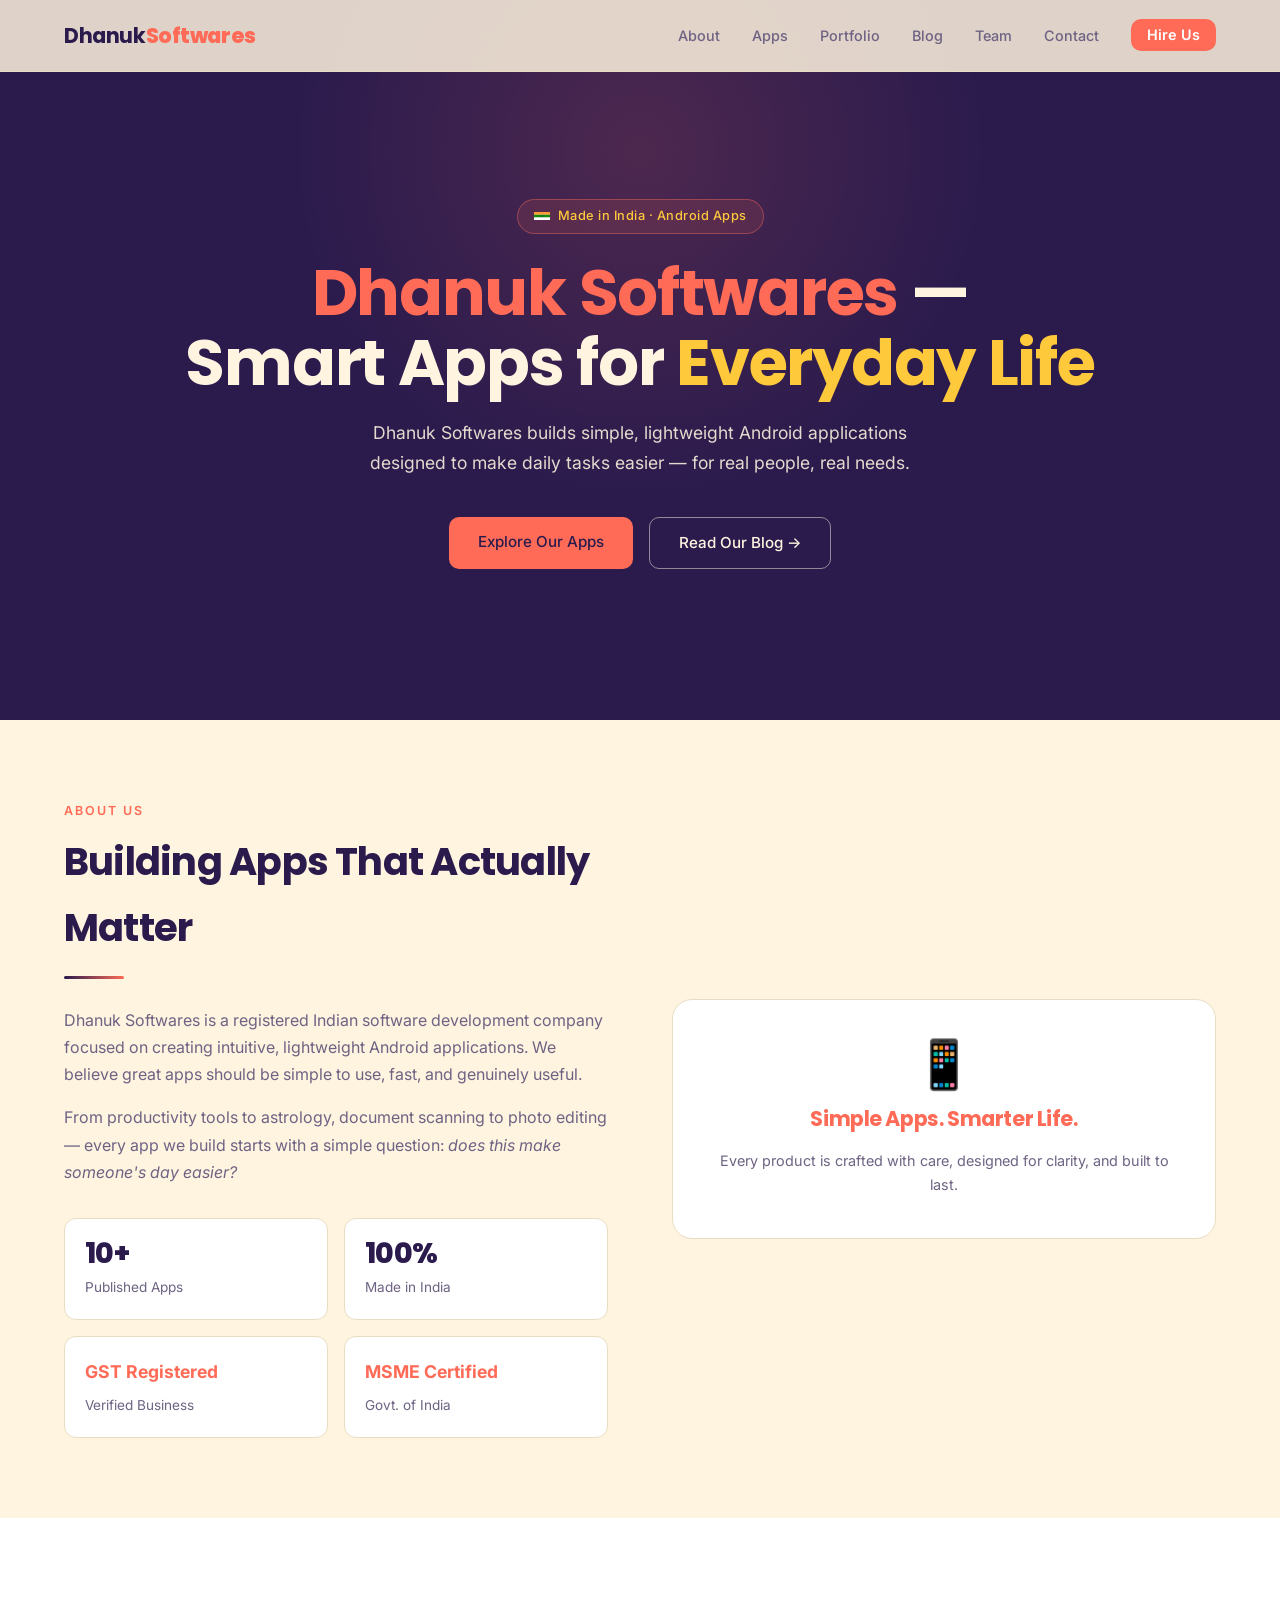
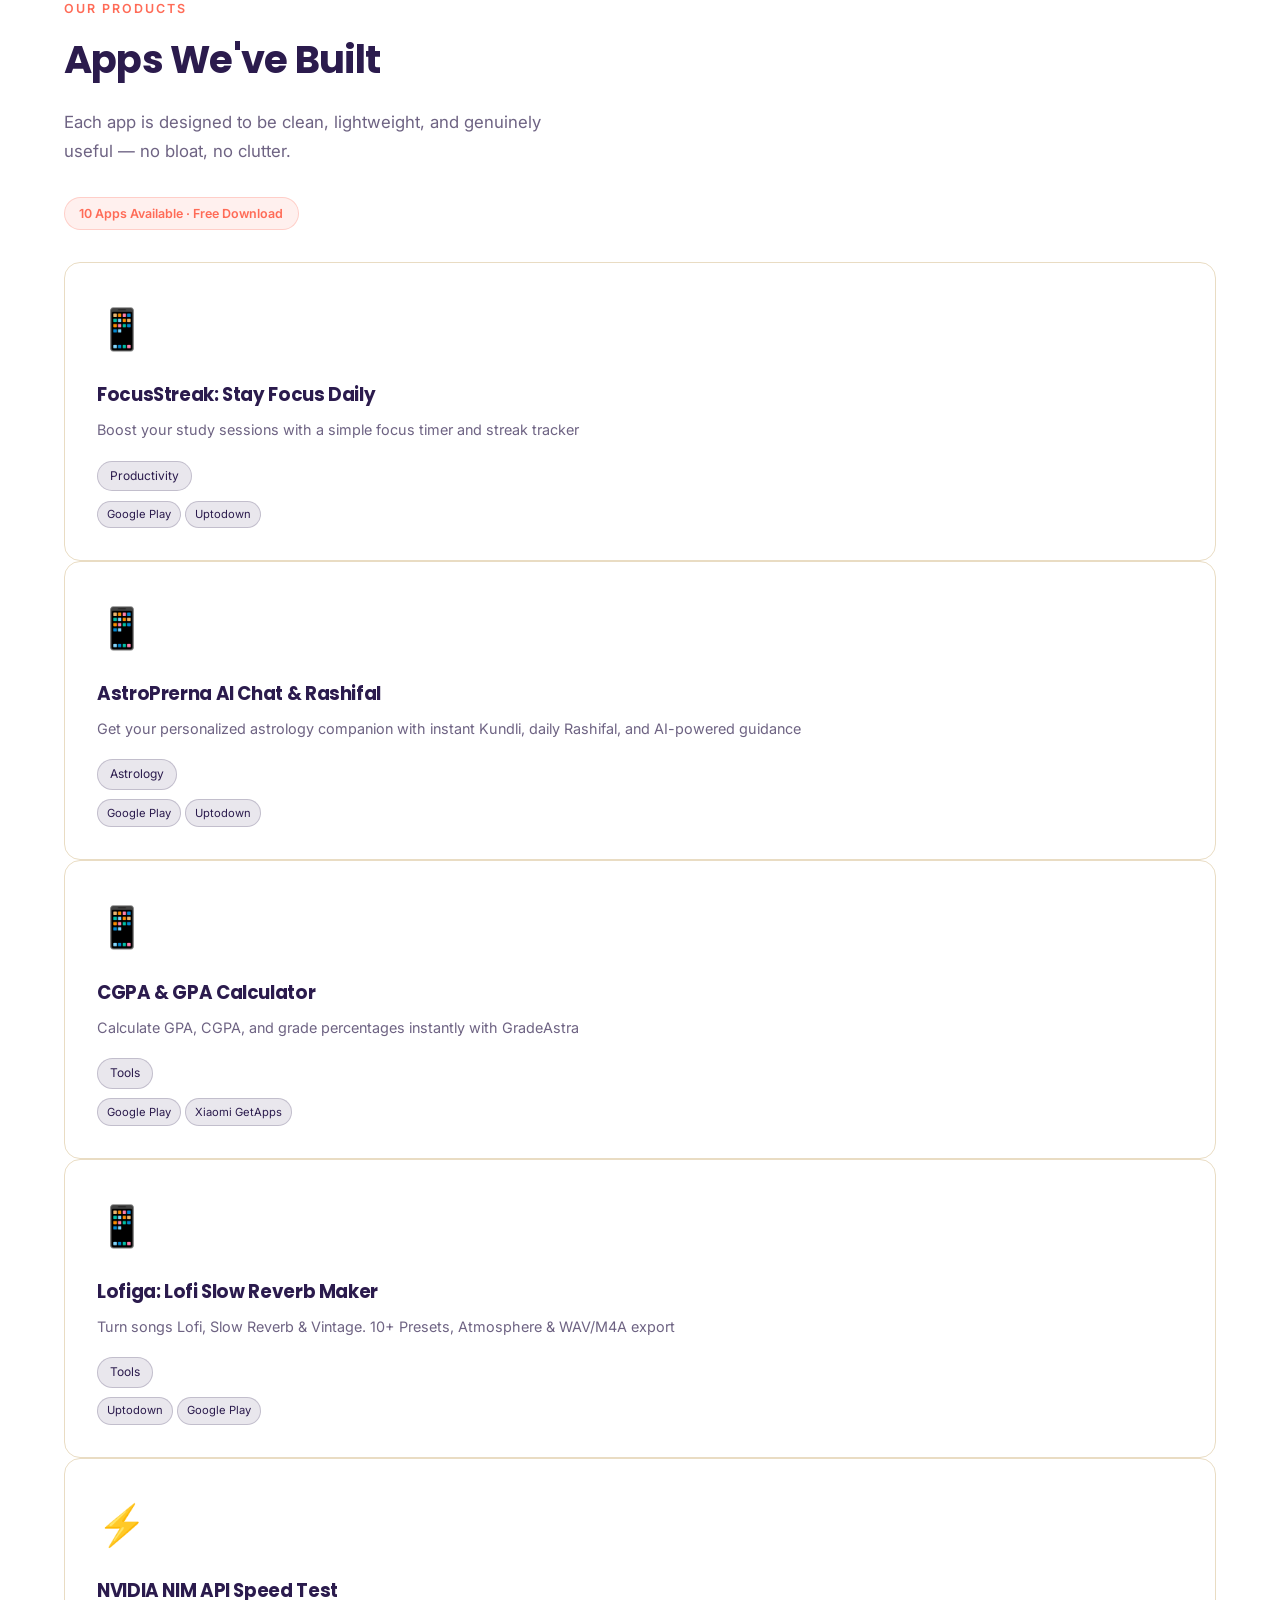
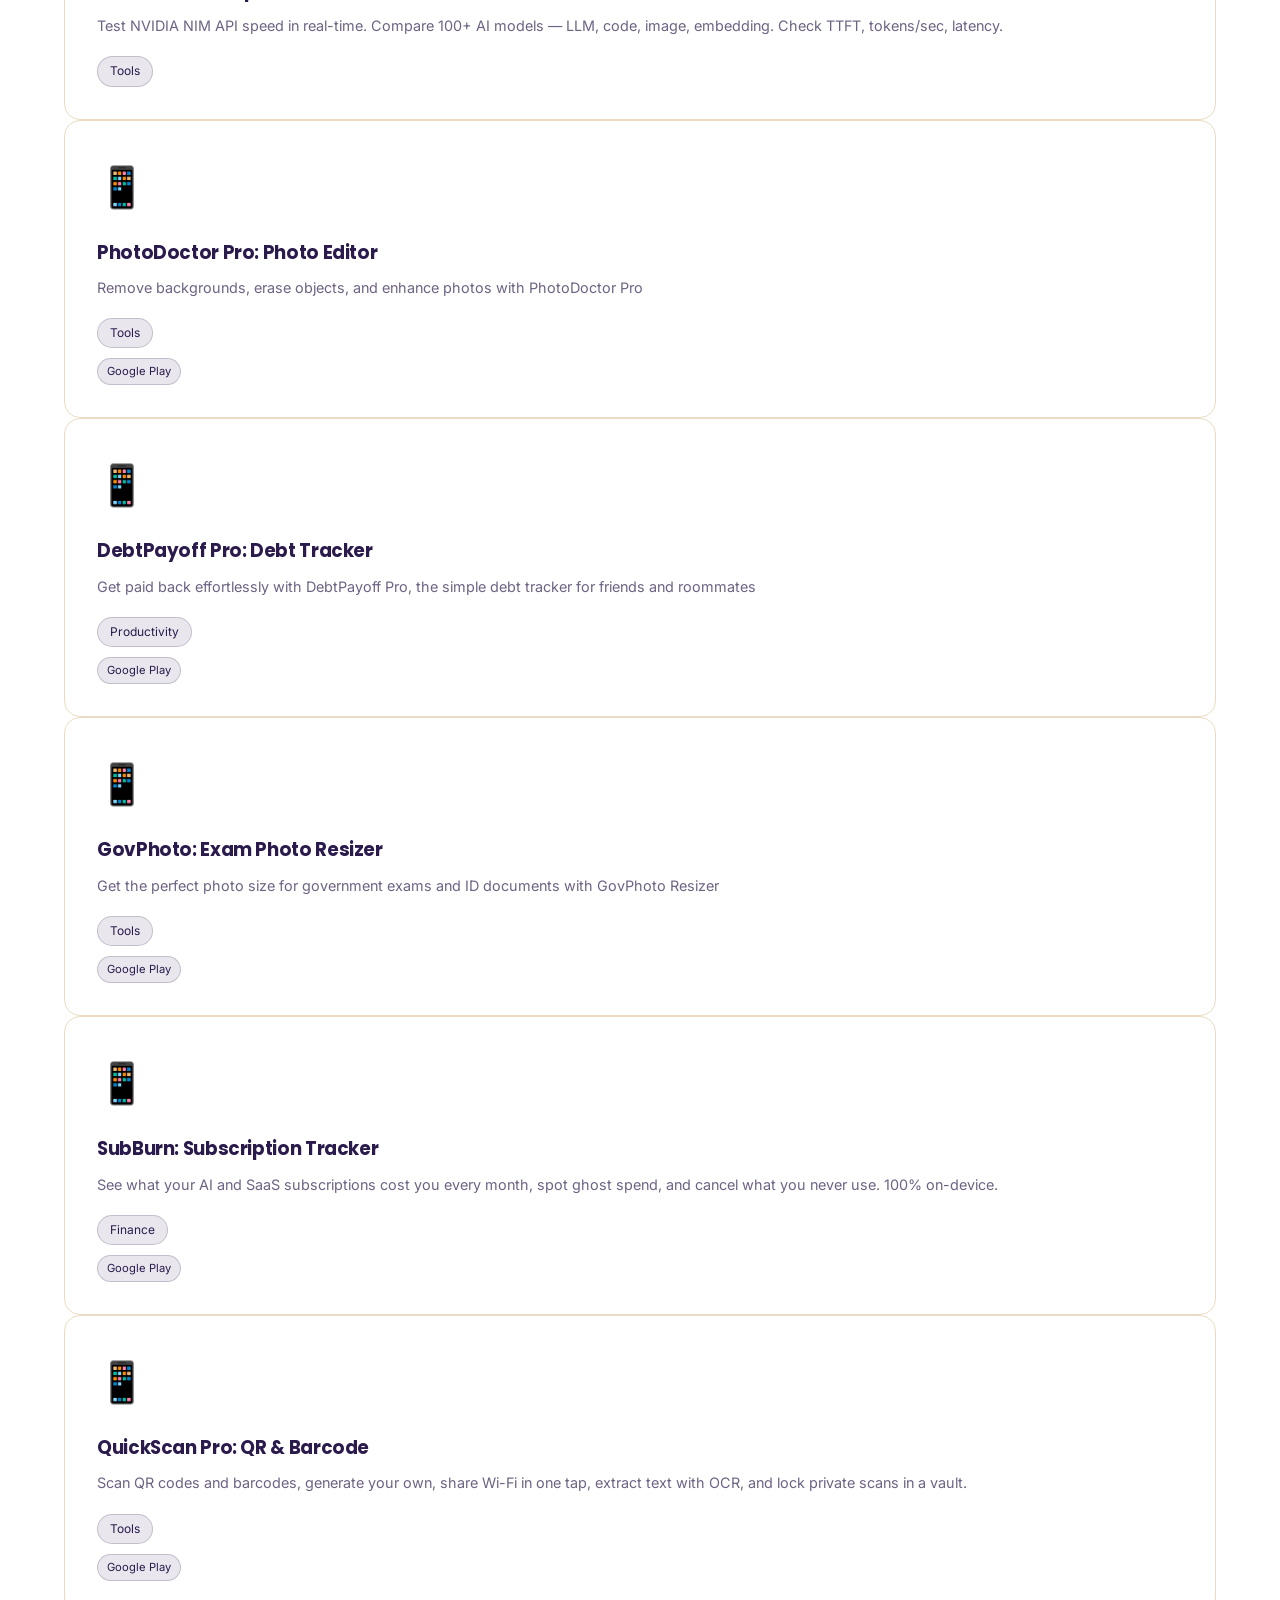
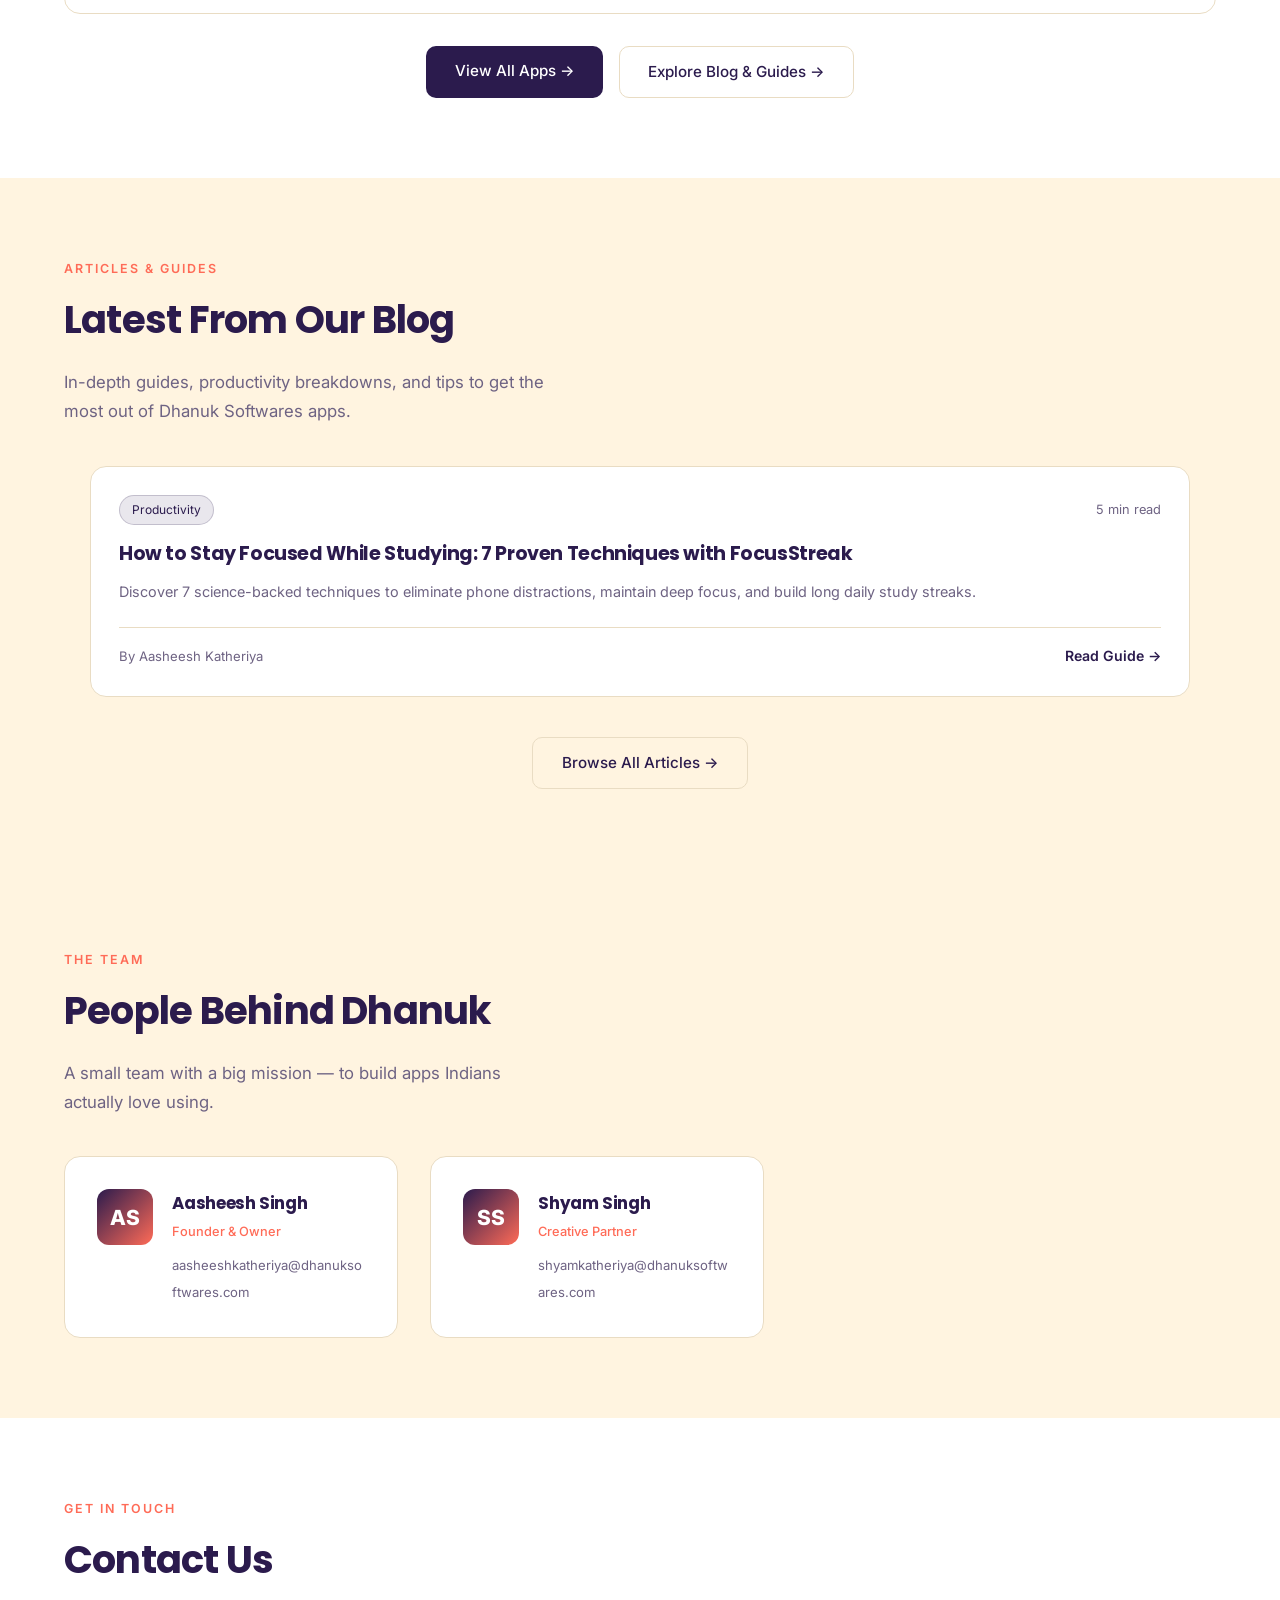
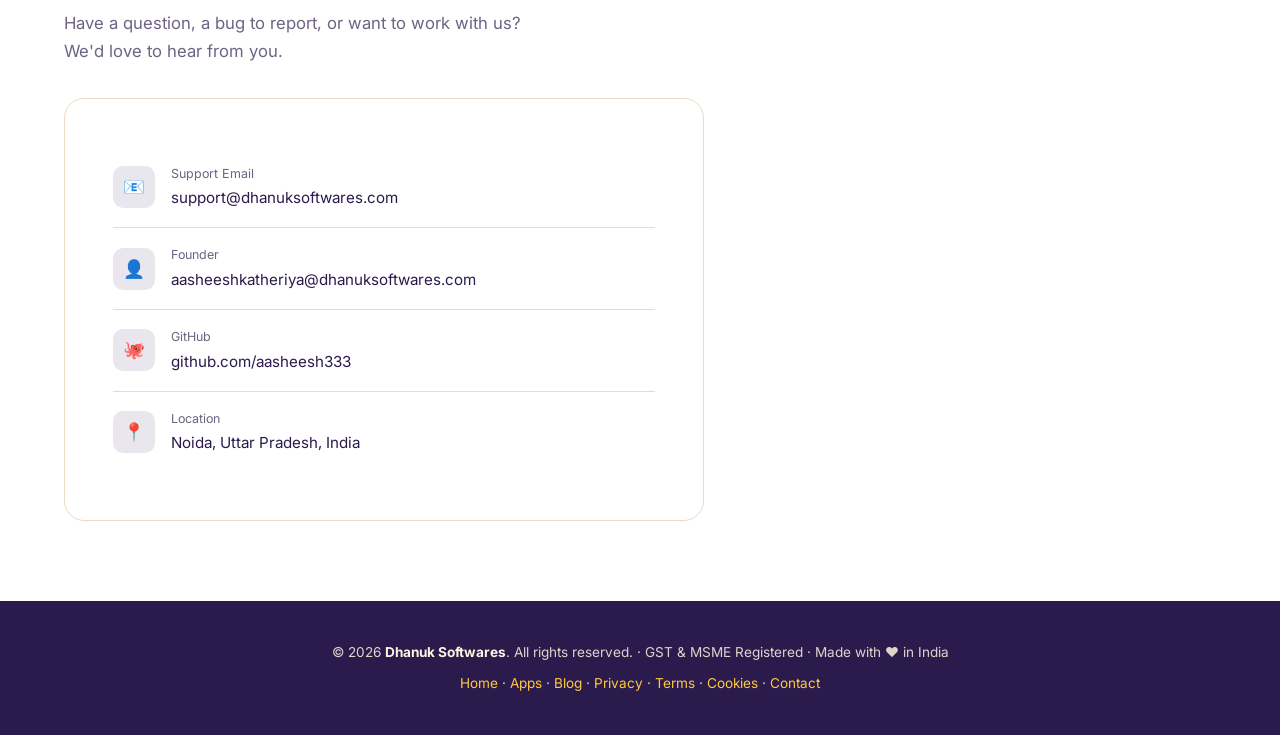
<file: index.html>
<!DOCTYPE html>
<html lang="en">
<head>
  <meta charset="UTF-8" />
  <meta name="viewport" content="width=device-width, initial-scale=1.0"/>
  <title>Dhanuk Softwares – Smart Android Apps</title>
  <meta name="description" content="Dhanuk Softwares is an Indian Android app studio building simple, smart Android apps for everyday life. Download free apps for astrology, productivity, scanning, and photo editing."/>
  <meta name="keywords" content="Dhanuk Softwares, Android apps India, free Android apps download, Noida app developer, Indian app company, Google Play India apps"/>
  <meta name="robots" content="index, follow, max-image-preview:large"/>
  <meta name="google-site-verification" content="wUxP6_5lBO1-6cbC6518XVjQ76YmsMDaiOOTrzQKUjE" />
  <link rel="canonical" href="https://dhanuksoftwares.com/"/>
  <link rel="icon" type="image/svg+xml" href="https://dhanuksoftwares.com/favicon.svg"/>
  <link rel="apple-touch-icon" href="https://dhanuksoftwares.com/apple-touch-icon.png"/>
  <link rel="manifest" href="https://dhanuksoftwares.com/manifest.json"/>
  <meta name="theme-color" content="#2B1B4D"/>

  <!-- Open Graph -->
  <meta property="og:title" content="Dhanuk Softwares – Smart Android Apps"/>
  <meta property="og:description" content="Indian Android app studio building simple, smart Android apps for everyday life. Download free apps for astrology, productivity, scanning, and photo editing."/>
  <meta property="og:url" content="https://dhanuksoftwares.com/"/>
  <meta property="og:type" content="website"/>
  <meta property="og:site_name" content="Dhanuk Softwares"/>
  <meta property="og:locale" content="en_IN"/>
  <meta property="og:image" content="https://dhanuksoftwares.com/og-banner.png"/>
  <meta property="og:image:width" content="1200"/>
  <meta property="og:image:height" content="630"/>
  <meta property="og:image:alt" content="Dhanuk Softwares – Smart Android Apps for Everyday Life"/>

  <!-- Twitter Card -->
  <meta name="twitter:card" content="summary_large_image"/>
  <meta name="twitter:title" content="Dhanuk Softwares – Smart Android Apps"/>
  <meta name="twitter:description" content="Indian Android app studio building simple, smart Android apps for everyday life. Download free apps for astrology, productivity, scanning, and photo editing."/>
  <meta name="twitter:image" content="https://dhanuksoftwares.com/og-banner.png"/>
  <meta name="twitter:site" content="@dhanuksoftwares"/>

  <link rel="preconnect" href="https://fonts.googleapis.com"/>
  <link rel="preconnect" href="https://fonts.gstatic.com" crossorigin/>
  <link rel="preconnect" href="https://static.cloudflareinsights.com"/>
  <link href="https://fonts.googleapis.com/css2?family=Inter:wght@400;500;600&family=Poppins:wght@600;700&display=swap" rel="stylesheet"/>
  <!-- Site-wide typography: Inter body, Poppins headings (Brand v1.0) -->
  <style>
    :root {
      --bg: #FFF4E0;
      --surface: #FFFFFF;
      --card: #FFFFFF;
      --accent: #2B1B4D;
      --accent2: #FF6B57;
      --text: #2B1B4D;
      --muted: #6E6383;
      --border: #E9DCC3;
      --warning: #FFC93C;
    }
    *, *::before, *::after { box-sizing: border-box; margin: 0; padding: 0; }
    html { scroll-behavior: smooth; overflow-wrap: break-word; }
    body {
      background: var(--bg);
      color: var(--text);
      font-family: 'Inter', sans-serif;
      font-size: 16px;
      line-height: 1.7;
      overflow-x: hidden;
      overflow-wrap: break-word;
    }
    body, p, li, h1, h2, h3, h4, a, span, dd, dt, blockquote, code, pre { overflow-wrap: break-word; word-wrap: break-word; }
    .container, .stat-box, .about-visual, .contact-wrap, .app-card, .team-card, .btn, .contact-item > div, .team-card > div, .hero > div, .about-grid > div, .apps-grid { min-width: 0; }

    /* NAV */
    nav {
      position: fixed; top: 0; left: 0; right: 0; z-index: 100;
      display: flex; align-items: center; justify-content: space-between;
      padding: 1.1rem 5%;
      background: rgba(255,244,224,0.85);
      backdrop-filter: blur(14px);
      border-bottom: 1px solid var(--border);
    }
    .skip-link { position:absolute; left:-9999px; top:0; background:var(--accent); color:#fff; padding:0.7rem 1.2rem; z-index:200; border-radius:0 0 8px 0; text-decoration:none; font-weight:600; }
    .skip-link:focus { left:0; }
    .nav-logo {
      font-family: 'Poppins', sans-serif; font-weight: 700; font-size: 1.3rem;
      color: #2B1B4D; letter-spacing: -0.02em; text-decoration: none;
    }
    .nav-logo span { color: var(--accent2); font-weight: 800; }
    nav ul { list-style: none; display: flex; gap: 2rem; }
    nav ul a {
      text-decoration: none; color: var(--muted);
      font-size: 0.9rem; font-weight: 500; transition: color 0.2s;
    }
    nav ul a:hover { color: var(--text); }
    .nav-toggle { display:none; background:transparent; border:1px solid var(--border); border-radius:8px; padding:0.5rem; cursor:pointer; flex-direction:column; gap:4px; width:38px; height:38px; align-items:center; justify-content:center; }
    .nav-toggle-bar { display:block; width:18px; height:2px; background:var(--text); border-radius:1px; transition:transform 0.2s, opacity 0.2s; }
    .nav-toggle[aria-expanded="true"] .nav-toggle-bar:nth-child(1) { transform:translateY(6px) rotate(45deg); }
    .nav-toggle[aria-expanded="true"] .nav-toggle-bar:nth-child(2) { opacity:0; }
    .nav-toggle[aria-expanded="true"] .nav-toggle-bar:nth-child(3) { transform:translateY(-6px) rotate(-45deg); }
    a:focus-visible, button:focus-visible { outline:2px solid var(--accent); outline-offset:2px; border-radius:4px; }

    /* HERO — Brand v1.0: Plum background + Cream text */
    .hero {
      min-height: clamp(480px, 80vh, 720px); display: flex; align-items: center;
      justify-content: center; text-align: center; padding: 7rem 5% 4rem;
      position: relative; overflow: hidden;
      background: #2B1B4D; color: #FFF4E0;
    }
    .hero::before {
      content: ''; position: absolute; top: -200px; left: 50%;
      transform: translateX(-50%); width: 700px; height: 700px;
      background: radial-gradient(circle, rgba(255,107,87,0.16) 0%, transparent 70%);
      pointer-events: none;
    }
    .hero-badge {
      display: inline-flex; align-items: center; gap: 0.5rem;
      background: rgba(255,107,87,0.12); border: 1px solid rgba(255,107,87,0.4);
      color: #FFC93C; font-size: 0.8rem; font-weight: 500;
      padding: 0.35rem 1rem; border-radius: 999px; margin-bottom: 1.5rem; letter-spacing: 0.5px;
    }
    .hero-badge svg { width: 16px; height: 12px; border-radius: 2px; flex-shrink: 0; }
    .hero h1 {
      font-family: 'Poppins', sans-serif; font-size: clamp(2.2rem, 6vw, 4rem);
      font-weight: 700; line-height: 1.1; letter-spacing: -0.02em; margin-bottom: 1.2rem; color: #FFF4E0;
    }
    .hero h1 .highlight { color: #FF6B57; }
    .hero h1 .highlight2 { color: #FFC93C; }
    .hero p { max-width: 540px; margin: 0 auto 2.5rem; color: rgba(255,244,224,0.88); font-size: 1.1rem; }
    .hero .btn-primary { background: var(--accent2); color: #2B1B4D; }
    .hero .btn-primary:hover { background: #E85A42; color: #2B1B4D; transform: translateY(-1px); }
    .hero .btn-outline { border-color: rgba(255,244,224,0.5); color: #FFF4E0; }
    .hero .btn-outline:hover { border-color: var(--accent2); color: var(--accent2); }
    .btn-group { display: flex; gap: 1rem; justify-content: center; flex-wrap: wrap; }
    .btn {
      padding: 0.75rem 1.8rem; border-radius: 10px;
      font-family: 'Inter', sans-serif; font-weight: 500; font-size: 0.95rem;
      text-decoration: none; transition: all 0.2s; display: inline-block;
      max-width: 100%; white-space: normal; text-align: center;
    }
    .btn-primary { background: var(--accent); color: #fff; }
    .btn-primary:hover { background: #1E1339; transform: translateY(-1px); }
    .btn-outline { background: transparent; border: 1px solid var(--border); color: var(--text); }
    .btn-outline:hover { border-color: var(--accent); color: var(--accent); }

    /* SECTIONS */
    section { padding: clamp(3rem, 7vw, 5rem) 5%; }
    .section-label {
      font-size: 0.78rem; font-weight: 600; letter-spacing: 2px;
      text-transform: uppercase; color: var(--accent2); margin-bottom: 0.5rem;
    }
    .section-title {
      font-family: 'Inter', sans-serif; font-size: clamp(1.7rem, 3.6vw, 2.4rem);
      font-weight: 700; letter-spacing: -0.02em; margin-bottom: 1rem;
    }
    .section-sub { color: var(--muted); max-width: 500px; margin-bottom: 2rem; font-size: 1.05rem; }
    .divider {
      width: 60px; height: 3px;
      background: linear-gradient(90deg, var(--accent), var(--accent2));
      border-radius: 2px; margin-bottom: 1.75rem;
    }

    /* ABOUT */
    .about-grid { display: grid; grid-template-columns: 1fr 1fr; gap: 4rem; align-items: center; }
    .about-stats { display: grid; grid-template-columns: 1fr 1fr; gap: 1rem; margin-top: 2rem; }
    .stat-box {
      background: var(--card); border: 1px solid var(--border);
      border-radius: 12px; padding: 1.25rem;
    }
    .stat-num { font-family: 'Inter', sans-serif; font-size: 1.75rem; font-weight: 800; color: var(--accent); line-height: 1.1; }
    .stat-pill { display:inline-block; font-family: 'Inter', sans-serif; font-size: 1.1rem; font-weight: 700; color: var(--accent2); }
    .stat-label { color: var(--muted); font-size: 0.85rem; margin-top: 0.4rem; }
    .about-visual {
      background: var(--card); border: 1px solid var(--border);
      border-radius: 20px; padding: 2.5rem; text-align: center;
    }
    .about-icon { font-size: 3rem; margin-bottom: 1rem; line-height: 1; }
    .about-tagline { font-family: 'Inter', sans-serif; font-size: 1.3rem; font-weight: 700; color: var(--accent2); line-height: 1.4; }
    }

    /* APPS GRID — dynamic */
    .apps-grid {
      display: grid;
      grid-template-columns: repeat(auto-fill, minmax(260px, 1fr));
      gap: 1.5rem;
    }
    .app-card {
      text-decoration: none; color: var(--text);
      background: var(--card); border: 1px solid var(--border);
      border-radius: 16px; padding: 2rem;
      transition: border-color 0.25s, transform 0.25s;
      position: relative; overflow: hidden;
      display: flex; flex-direction: column;
    }
    .app-card::before {
      content: ''; position: absolute; top: 0; left: 0; right: 0; height: 3px;
      background: linear-gradient(90deg, var(--accent), var(--accent2));
      opacity: 0; transition: opacity 0.25s;
    }
    .app-card:hover { border-color: var(--accent); transform: translateY(-4px); }
    .app-card:hover::before { opacity: 1; }
    .blog-home-card {
      background: var(--card); border: 1px solid var(--border);
      border-radius: 16px; padding: 1.75rem; display: flex;
      flex-direction: column; position: relative;
      transition: transform 0.25s, border-color 0.25s;
    }
    .blog-home-card:hover {
      border-color: var(--accent); transform: translateY(-4px);
    }
    .app-emoji { font-size: 2.5rem; margin-bottom: 1rem; }
    .app-icon-img {
      width: 56px; height: 56px; border-radius: 12px;
      object-fit: cover; display: block; margin-bottom: 1rem;
      border: 1px solid var(--border);
    }
    .app-name { font-family: 'Inter', sans-serif; font-size: 1.15rem; font-weight: 700; margin-bottom: 0.5rem; }
    .app-desc { color: var(--muted); font-size: 0.9rem; line-height: 1.6; flex: 1; }
    .app-footer { display: flex; align-items: center; justify-content: space-between; margin-top: 1.2rem; }
    .app-tag {
      display: inline-block; font-size: 0.75rem; padding: 0.25rem 0.75rem;
      border-radius: 999px; background: rgba(43,27,77,0.1);
      color: var(--accent); border: 1px solid rgba(43,27,77,0.2);
    }

    /* STORE BUTTONS */
    .store-buttons {
      display: flex; flex-wrap: wrap; gap: 0.4rem; margin-top: 1rem;
    }
    .store-btn {
      display: inline-flex; align-items: center; gap: 0.35rem;
      font-size: 0.72rem; font-weight: 500; font-family: 'Inter', sans-serif;
      padding: 0.35rem 0.75rem; border-radius: 999px;
      text-decoration: none; line-height: 1;
      transition: transform 0.15s, opacity 0.15s;
    }
    .store-btn:hover { transform: translateY(-1px); opacity: 0.9; }
    .store-play   { background: rgba(255,107,87,0.12); border: 1px solid rgba(255,107,87,0.35); color: #FF6B57; }
    .store-utd    { background: rgba(43,27,77,0.12); border: 1px solid rgba(43,27,77,0.35); color: #2B1B4D; }
    .store-oppo   { background: rgba(255,90,95,0.12);  border: 1px solid rgba(255,90,95,0.35);  color: #ff5a5f; }
    .store-vivo   { background: rgba(170,110,255,0.12); border: 1px solid rgba(170,110,255,0.35); color: #aa6eff; }
    .store-btn .ico { font-size: 0.85rem; line-height: 1; }

    /* LOADING / EMPTY states */
    .apps-loading {
      grid-column: 1 / -1; text-align: center;
      color: var(--muted); padding: 3rem; font-size: 1rem;
    }
    .apps-count {
      display: inline-block;
      background: rgba(255,107,87,0.1); border: 1px solid rgba(255,107,87,0.25);
      color: var(--accent2); font-size: 0.78rem; font-weight: 600;
      padding: 0.3rem 0.9rem; border-radius: 999px; margin-bottom: 2rem;
    }

    /* TEAM */
    .team-grid { display: grid; grid-template-columns: repeat(auto-fit, minmax(280px, 1fr)); gap: 2rem; max-width: 700px; }
    .team-card {
      background: var(--card); border: 1px solid var(--border);
      border-radius: 16px; padding: 2rem; display: flex;
      gap: 1.2rem; align-items: flex-start; transition: border-color 0.2s;
    }
    .team-card:hover { border-color: var(--accent2); }
    .team-avatar {
      width: 56px; height: 56px; border-radius: 12px;
      background: linear-gradient(135deg, var(--accent), var(--accent2));
      display: flex; align-items: center; justify-content: center;
      font-family: 'Inter', sans-serif; font-weight: 800; font-size: 1.3rem;
      color: #fff; flex-shrink: 0;
    }
    .team-name { font-family: 'Inter', sans-serif; font-weight: 700; font-size: 1.05rem; margin-bottom: 0.2rem; }
    .team-role { font-size: 0.8rem; color: var(--accent2); font-weight: 500; margin-bottom: 0.5rem; }
    .team-email { font-size: 0.82rem; color: var(--muted); text-decoration: none; overflow-wrap: anywhere; word-break: break-all; }
    .team-email:hover { color: var(--accent); }

    /* CONTACT */
    .contact-wrap {
      background: var(--card); border: 1px solid var(--border);
      border-radius: 20px; padding: 3rem; max-width: 640px;
    }
    .contact-item {
      display: flex; align-items: center; gap: 1rem;
      padding: 1rem 0; border-bottom: 1px solid var(--border);
    }
    .contact-item:last-child { border-bottom: none; }
    .contact-icon {
      width: 42px; height: 42px; border-radius: 10px;
      background: rgba(43,27,77,0.1); display: flex;
      align-items: center; justify-content: center; font-size: 1.1rem; flex-shrink: 0;
    }
    .contact-label { font-size: 0.78rem; color: var(--muted); margin-bottom: 0.1rem; }
    .contact-value { font-size: 0.95rem; color: var(--text); overflow-wrap: anywhere; word-break: break-all; }
    .contact-value a { color: var(--accent); text-decoration: none; }
    .contact-value a:hover { text-decoration: underline; }

    /* FOOTER — Brand v1.0: Plum background + Cream text */
    footer {
      text-align: center; padding: 2.5rem 5%;
      background: #2B1B4D; color: rgba(255,244,224,0.85); font-size: 0.85rem;
    }
    footer a { color: #FFC93C; text-decoration: none; }
    footer strong { color: #FFF4E0; }

    /* BRAND v1.0 — Poppins for headings + wordmark */
    h1, h2, .section-title, .page-title, .app-name, .team-name, .blog-home-card h3,
    .stat-num, .about-tagline {
      font-family: 'Poppins', sans-serif !important; letter-spacing: -0.02em;
    }
    .app-card, .app-card * { text-decoration: none; }

    .back-to-top { position:fixed; right:1rem; bottom:1.5rem; width:42px; height:42px; border-radius:50%; background:var(--accent); color:#fff; border:none; font-size:1.2rem; cursor:pointer; box-shadow:0 6px 18px rgba(0,0,0,0.4); opacity:0; pointer-events:none; transition:opacity 0.2s, transform 0.2s, background 0.2s; z-index:55; }
    .back-to-top:hover { background:#1E1339; transform:translateY(-2px); }
    .back-to-top.visible { opacity:1; pointer-events:auto; }

    /* ANIMATIONS */
    @keyframes fadeUp {
      from { opacity: 0; transform: translateY(24px); }
      to { opacity: 1; transform: translateY(0); }
    }
    @keyframes pulse { 0%,100%{opacity:1} 50%{opacity:0.4} }
    .hero > * { animation: fadeUp 0.7s ease both; }
    .hero-badge { animation-delay: 0s; }
    .hero h1 { animation-delay: 0.1s; }
    .hero p { animation-delay: 0.2s; }
    .btn-group { animation-delay: 0.3s; }
    .loading-pulse { animation: pulse 1.5s ease infinite; }

    @media (max-width: 900px) {
      .about-grid { grid-template-columns: 1fr; gap: 2rem; }
    }
    @media (max-width: 768px) {
      .nav-toggle { display:flex; }
      nav ul { display:none; position:absolute; top:100%; left:0; right:0; flex-direction:column; gap:0; background:rgba(255,244,224,0.98); backdrop-filter:blur(14px); border-bottom:1px solid var(--border); padding:0.5rem 0; }
      nav ul.open { display:flex; }
      nav ul li { width:100%; }
      nav ul a { display:block; padding:0.75rem 5%; }
      .apps-grid { grid-template-columns: repeat(auto-fill, minmax(220px, 1fr)); }
      .team-grid { grid-template-columns: 1fr; max-width: 480px; }
      .contact-wrap { padding: 1.75rem; border-radius: 16px; }
      .about-visual { padding: 2rem 1.5rem; border-radius: 16px; }
      .about-icon { font-size: 2.75rem; }
      .about-tagline { font-size: 1.15rem; }
      section { padding: 4rem 5%; }
      .hero { padding: 5rem 5% 3rem; min-height: auto; }
      .hero h1 { font-size: clamp(1.9rem, 7vw, 2.6rem); letter-spacing: -0.02em; }
      .hero p { font-size: 1rem; }
      .section-title { font-size: clamp(1.5rem, 5vw, 2rem); }
    }
    @media (max-width: 480px) {
      .apps-grid { grid-template-columns: 1fr; gap: 1rem; }
      .about-stats { grid-template-columns: 1fr 1fr; gap: 0.75rem; }
      .stat-box { padding: 1rem; }
      .stat-num { font-size: 1.5rem; }
      .stat-pill { font-size: 0.95rem; }
      .stat-label { font-size: 0.78rem; }
      .hero { padding: 5rem 5% 2.5rem; }
      .hero h1 { font-size: 1.7rem; }
      .hero-badge { font-size: 0.72rem; padding: 0.3rem 0.8rem; }
      .btn { padding: 0.6rem 1.2rem; font-size: 0.88rem; }
      .contact-wrap { padding: 1.25rem; }
      .contact-item { gap: 0.75rem; }
      .contact-icon { width: 38px; height: 38px; font-size: 1rem; }
      .team-card { padding: 1.5rem; gap: 0.85rem; }
      .team-avatar { width: 48px; height: 48px; font-size: 1.1rem; }
    }
    @media (prefers-reduced-motion: reduce) {
      *,*::before,*::after { animation-duration:0.01ms !important; animation-iteration-count:1 !important; transition-duration:0.01ms !important; scroll-behavior:auto !important; }
    }
  </style>
</head>
<body>

<a href="#apps" class="skip-link">Skip to main content</a>

<!-- NAV -->
<nav>
  <a class="nav-logo" href="/">Dhanuk<span>Softwares</span></a>
  <button class="nav-toggle" id="nav-toggle" aria-controls="nav-menu" aria-expanded="false" aria-label="Open navigation menu">
    <span class="nav-toggle-bar"></span><span class="nav-toggle-bar"></span><span class="nav-toggle-bar"></span>
  </button>
  <ul id="nav-menu">
    <li><a href="#about">About</a></li>
    <li><a href="#apps">Apps</a></li>
    <li><a href="/portfolio/">Portfolio</a></li>
    <li><a href="/blog/">Blog</a></li>
    <li><a href="#team">Team</a></li>
    <li><a href="#contact">Contact</a></li>
    <li><a href="/hire-us/" style="background:#FF6B57;color:#fff !important;padding:0.45rem 1rem;border-radius:10px;font-weight:600;">Hire Us</a></li>
  </ul>
</nav>

<!-- HERO -->
<section class="hero" id="home">
  <div>
    <div class="hero-badge"><svg xmlns="http://www.w3.org/2000/svg" viewBox="0 0 60 30" aria-hidden="true"><clipPath id="a"><path d="M0 0v30h60V0z"/></clipPath><clipPath id="b"><path d="M0 0v10h60v-10z"/></clipPath><clipPath id="c"><path d="M0 10v10h60v-10z"/></clipPath><g clip-path="url(#a)"><path fill="#fff" d="M0 0v30h60V0z"/><path fill="#ff9933" d="M0 0v10h60v-10z"/><path fill="#138808" d="M0 10v10h60v-10z"/><circle cx="30" cy="15" r="3.6" fill="none" stroke="#000080" stroke-width="0.6"/></g></svg>Made in India · Android Apps</div>
    <h1>
      <span class="highlight">Dhanuk Softwares</span> —<br/>
      Smart Apps for <span class="highlight2">Everyday Life</span>
    </h1>
    <p>Dhanuk Softwares builds simple, lightweight Android applications designed to make daily tasks easier — for real people, real needs.</p>
    <div class="btn-group">
      <a href="#apps" class="btn btn-primary">Explore Our Apps</a>
      <a href="/blog/" class="btn btn-outline">Read Our Blog &rarr;</a>
    </div>
  </div>
</section>

<!-- ABOUT -->
<section id="about">
  <div class="about-grid">
    <div>
      <div class="section-label">About Us</div>
      <h2 class="section-title">Building Apps That Actually Matter</h2>
      <div class="divider"></div>
      <p style="color:var(--muted);margin-bottom:1rem;">
        Dhanuk Softwares is a registered Indian software development company focused on creating intuitive, lightweight Android applications. We believe great apps should be simple to use, fast, and genuinely useful.
      </p>
      <p style="color:var(--muted);">
        From productivity tools to astrology, document scanning to photo editing — every app we build starts with a simple question: <em>does this make someone's day easier?</em>
      </p>
      <div class="about-stats">
        <div class="stat-box">
          <div class="stat-num" id="app-count-stat">—</div>
          <div class="stat-label">Published Apps</div>
        </div>
        <div class="stat-box">
          <div class="stat-num">100%</div>
          <div class="stat-label">Made in India</div>
        </div>
        <div class="stat-box">
          <div class="stat-pill">GST Registered</div>
          <div class="stat-label">Verified Business</div>
        </div>
        <div class="stat-box">
          <div class="stat-pill">MSME Certified</div>
          <div class="stat-label">Govt. of India</div>
        </div>
      </div>
    </div>
    <div class="about-visual">
      <div class="about-icon">📱</div>
      <div class="about-tagline"><span class="about-tagline-line">Simple Apps.</span> <span class="about-tagline-line">Smarter Life.</span></div>
      <p style="color:var(--muted);margin-top:1rem;font-size:0.9rem;">Every product is crafted with care, designed for clarity, and built to last.</p>
    </div>
  </div>
</section>

<!-- APPS — rendered from apps.json -->
<section id="apps" style="background:var(--surface);">
  <div class="section-label">Our Products</div>
  <h2 class="section-title">Apps We've Built</h2>
  <p class="section-sub">Each app is designed to be clean, lightweight, and genuinely useful — no bloat, no clutter.</p>
  <div id="apps-count-badge" style="display:none;">
    <span class="apps-count" id="apps-count-text"></span>
  </div>
  <div class="apps-grid" id="apps-grid">
    <div class="apps-loading loading-pulse">Loading apps…</div>
  </div>
  <div style="text-align:center; margin-top:2rem; display:flex; justify-content:center; gap:1rem; flex-wrap:wrap;">
    <a href="/apps/" class="btn btn-primary">View All Apps &rarr;</a>
    <a href="/blog/" class="btn btn-outline">Explore Blog &amp; Guides &rarr;</a>
  </div>
</section>

<!-- BLOG PREVIEW -->
<section id="blog" style="background:var(--bg);">
  <div class="section-label">Articles &amp; Guides</div>
  <h2 class="section-title">Latest From Our Blog</h2>
  <p class="section-sub">In-depth guides, productivity breakdowns, and tips to get the most out of Dhanuk Softwares apps.</p>
  <div class="blog-home-grid" style="display:grid; grid-template-columns:repeat(auto-fit, minmax(300px, 1fr)); gap:1.5rem; margin-top:2.5rem; max-width:1100px; margin-left:auto; margin-right:auto;">
    <article class="blog-home-card">
      <div style="display:flex; align-items:center; justify-content:space-between; margin-bottom:1rem;">
        <span class="app-tag">Productivity</span>
        <span style="font-size:0.8rem; color:var(--muted);">5 min read</span>
      </div>
      <h3 style="font-family:'Inter', sans-serif; font-size:1.2rem; line-height:1.4; margin-bottom:0.75rem;">
        <a href="/blog/how-to-stay-focused-while-studying-with-focusstreak/" style="color:#2B1B4D; text-decoration:none;">How to Stay Focused While Studying: 7 Proven Techniques with FocusStreak</a>
      </h3>
      <p style="color:var(--muted); font-size:0.9rem; line-height:1.6; flex:1; margin-bottom:1.5rem;">
        Discover 7 science-backed techniques to eliminate phone distractions, maintain deep focus, and build long daily study streaks.
      </p>
      <div style="display:flex; align-items:center; justify-content:space-between; border-top:1px solid var(--border); padding-top:1rem;">
        <span style="font-size:0.82rem; color:var(--muted);">By Aasheesh Katheriya</span>
        <a href="/blog/how-to-stay-focused-while-studying-with-focusstreak/" style="color:var(--accent); text-decoration:none; font-weight:600; font-size:0.88rem;">Read Guide &rarr;</a>
      </div>
    </article>
  </div>
  <div style="text-align:center; margin-top:2.5rem;">
    <a href="/blog/" class="btn btn-outline">Browse All Articles &rarr;</a>
  </div>
</section>

<!-- TEAM -->
<section id="team">
  <div class="section-label">The Team</div>
  <h2 class="section-title">People Behind Dhanuk</h2>
  <p class="section-sub" style="margin-bottom:2.5rem;">A small team with a big mission — to build apps Indians actually love using.</p>
  <div class="team-grid">
    <div class="team-card">
      <div class="team-avatar">AS</div>
      <div>
        <div class="team-name">Aasheesh Singh</div>
        <div class="team-role">Founder & Owner</div>
        <a class="team-email" href="mailto:aasheeshkatheriya@dhanuksoftwares.com">aasheeshkatheriya@dhanuksoftwares.com</a>
      </div>
    </div>
    <div class="team-card">
      <div class="team-avatar">SS</div>
      <div>
        <div class="team-name">Shyam Singh</div>
        <div class="team-role">Creative Partner</div>
        <a class="team-email" href="mailto:shyamkatheriya@dhanuksoftwares.com">shyamkatheriya@dhanuksoftwares.com</a>
      </div>
    </div>
  </div>
</section>

<!-- CONTACT -->
<section id="contact" style="background:var(--surface);">
  <div class="section-label">Get In Touch</div>
  <h2 class="section-title">Contact Us</h2>
  <p class="section-sub">Have a question, a bug to report, or want to work with us? We'd love to hear from you.</p>
  <div class="contact-wrap">
    <div class="contact-item">
      <div class="contact-icon">📧</div>
      <div>
        <div class="contact-label">Support Email</div>
        <div class="contact-value"><a href="mailto:support@dhanuksoftwares.com">support@dhanuksoftwares.com</a></div>
      </div>
    </div>
    <div class="contact-item">
      <div class="contact-icon">👤</div>
      <div>
        <div class="contact-label">Founder</div>
        <div class="contact-value"><a href="mailto:aasheeshkatheriya@dhanuksoftwares.com">aasheeshkatheriya@dhanuksoftwares.com</a></div>
      </div>
    </div>
    <div class="contact-item">
      <div class="contact-icon">🐙</div>
      <div>
        <div class="contact-label">GitHub</div>
        <div class="contact-value"><a href="https://github.com/aasheesh333" target="_blank">github.com/aasheesh333</a></div>
      </div>
    </div>
    <div class="contact-item">
      <div class="contact-icon">📍</div>
      <div>
        <div class="contact-label">Location</div>
        <div class="contact-value">Noida, Uttar Pradesh, India</div>
      </div>
    </div>
  </div>
</section>

<!-- FOOTER -->
<footer>
  <p>© <span id="footer-year"></span> <strong>Dhanuk Softwares</strong>. All rights reserved. · GST & MSME Registered · Made with ❤️ in India</p>
  <p style="margin-top:0.5rem;">
    <a href="/">Home</a> &middot;
    <a href="/apps/">Apps</a> &middot;
    <a href="/blog/">Blog</a> &middot;
    <a href="/privacy/">Privacy</a> &middot;
    <a href="/terms/">Terms</a> &middot;
    <a href="/cookies/">Cookies</a> &middot;
    <a href="mailto:support@dhanuksoftwares.com">Contact</a>
  </p>
</footer>

<button id="back-to-top" class="back-to-top" aria-label="Back to top" type="button">↑</button>

<!-- JSON-LD: Organization + ItemList + WebSite injected at build time by build.mjs -->
<!-- Organization -->
<script type="application/ld+json" id="org-jsonld"></script>
<!-- ItemList of apps -->
<script type="application/ld+json" id="apps-jsonld"></script>
<!-- WebSite with SearchAction -->
<script type="application/ld+json" id="site-jsonld"></script>

<script>
  // ─── Auto year ───────────────────────────────────────
  document.getElementById('footer-year').textContent = new Date().getFullYear();

  // ─── Back to top ─────────────────────────────────────
  (function() {
    var btn = document.getElementById('back-to-top');
    if (!btn) return;
    var visible = false;
    window.addEventListener('scroll', function() {
      var show = window.scrollY > 400;
      if (show !== visible) { btn.classList.toggle('visible', show); visible = show; }
    }, { passive: true });
    btn.addEventListener('click', function() {
      window.scrollTo({ top: 0, behavior: 'smooth' });
    });
  })();

  // ─── Mobile nav toggle ──────────────────────────────
  (function() {
    var btn = document.getElementById('nav-toggle');
    var menu = document.getElementById('nav-menu');
    if (!btn || !menu) return;
    btn.addEventListener('click', function() {
      var open = menu.classList.toggle('open');
      btn.setAttribute('aria-expanded', open ? 'true' : 'false');
    });
    menu.querySelectorAll('a').forEach(function(a) {
      a.addEventListener('click', function() {
        menu.classList.remove('open');
        btn.setAttribute('aria-expanded', 'false');
      });
    });
  })();

  // ─── Helpers ──────────────────────────────────────────
  function escapeHtml(str) {
    if (str == null) return '';
    return String(str)
      .replace(/&/g, '&amp;')
      .replace(/</g, '&lt;')
      .replace(/>/g, '&gt;')
      .replace(/"/g, '&quot;')
      .replace(/'/g, '&#039;');
  }

  function appIcon(app) {
    if (app.icon && String(app.icon).trim() !== '') {
      const safe = escapeHtml(app.icon);
      return `<img class="app-icon-img" src="${safe}" alt="${escapeHtml(app.name || 'App icon')}" loading="lazy" onerror="this.outerHTML='<div class=&quot;app-emoji&quot;>📱</div>'"/>`;
    }
    return `<div class="app-emoji">${escapeHtml(app.emoji || '📱')}</div>`;
  }

  // ─── Load apps from apps.json ─────────────────────────
  async function loadApps() {
    const grid = document.getElementById('apps-grid');
    try {
      const res = await fetch('apps.json');
      if (!res.ok) throw new Error('Failed to fetch');
      const apps = await res.json();

      const count = apps.length;
      document.getElementById('app-count-stat').textContent = count + '+';
      const badge = document.getElementById('apps-count-badge');
      document.getElementById('apps-count-text').textContent = `${count} Apps Available · Free Download`;
      badge.style.display = 'block';

      grid.innerHTML = '';
      apps.forEach((app, i) => {
        const card = document.createElement('a');
        card.className = 'app-card';
        card.href = app.isTool && app.permalink ? escapeHtml(app.permalink) : `/apps/${escapeHtml(app.slug)}/`;
        card.style.animationDelay = (i * 0.08) + 's';
        card.style.animation = 'fadeUp 0.5s ease both';

        const marketplaces = app.marketplaces || [];
        const primary = marketplaces[0];
        const marketplacePills = marketplaces.length
          ? `<div style="margin-top:0.6rem;display:flex;flex-wrap:wrap;gap:0.3rem;">${marketplaces.slice(0, 3).map(m => `<span style="font-size:0.7rem;padding:0.2rem 0.55rem;border-radius:999px;background:rgba(43,27,77,0.1);color:var(--accent);border:1px solid rgba(43,27,77,0.2);">${escapeHtml(m.name)}</span>`).join('')}${marketplaces.length > 3 ? `<span style="font-size:0.7rem;color:var(--muted);">+${marketplaces.length - 3}</span>` : ''}</div>`
          : '';

        card.innerHTML = `
          ${appIcon(app)}
          <div class="app-name">${escapeHtml(app.name || '')}</div>
          <div class="app-desc">${escapeHtml(app.shortDesc || app.desc || '')}</div>
          <div class="app-footer">
            <span class="app-tag">${escapeHtml(app.tag || app.category || 'Android')}</span>
          </div>
          ${marketplacePills}
        `;
        grid.appendChild(card);
      });
    } catch (err) {
      grid.innerHTML = `<div class="apps-loading" style="color:var(--muted);">
        &#9888;&#65039; Could not load apps. <small>${escapeHtml(err.message)}</small>
      </div>`;
    }
  }

  loadApps();
</script>
</body>
</html>
</file>
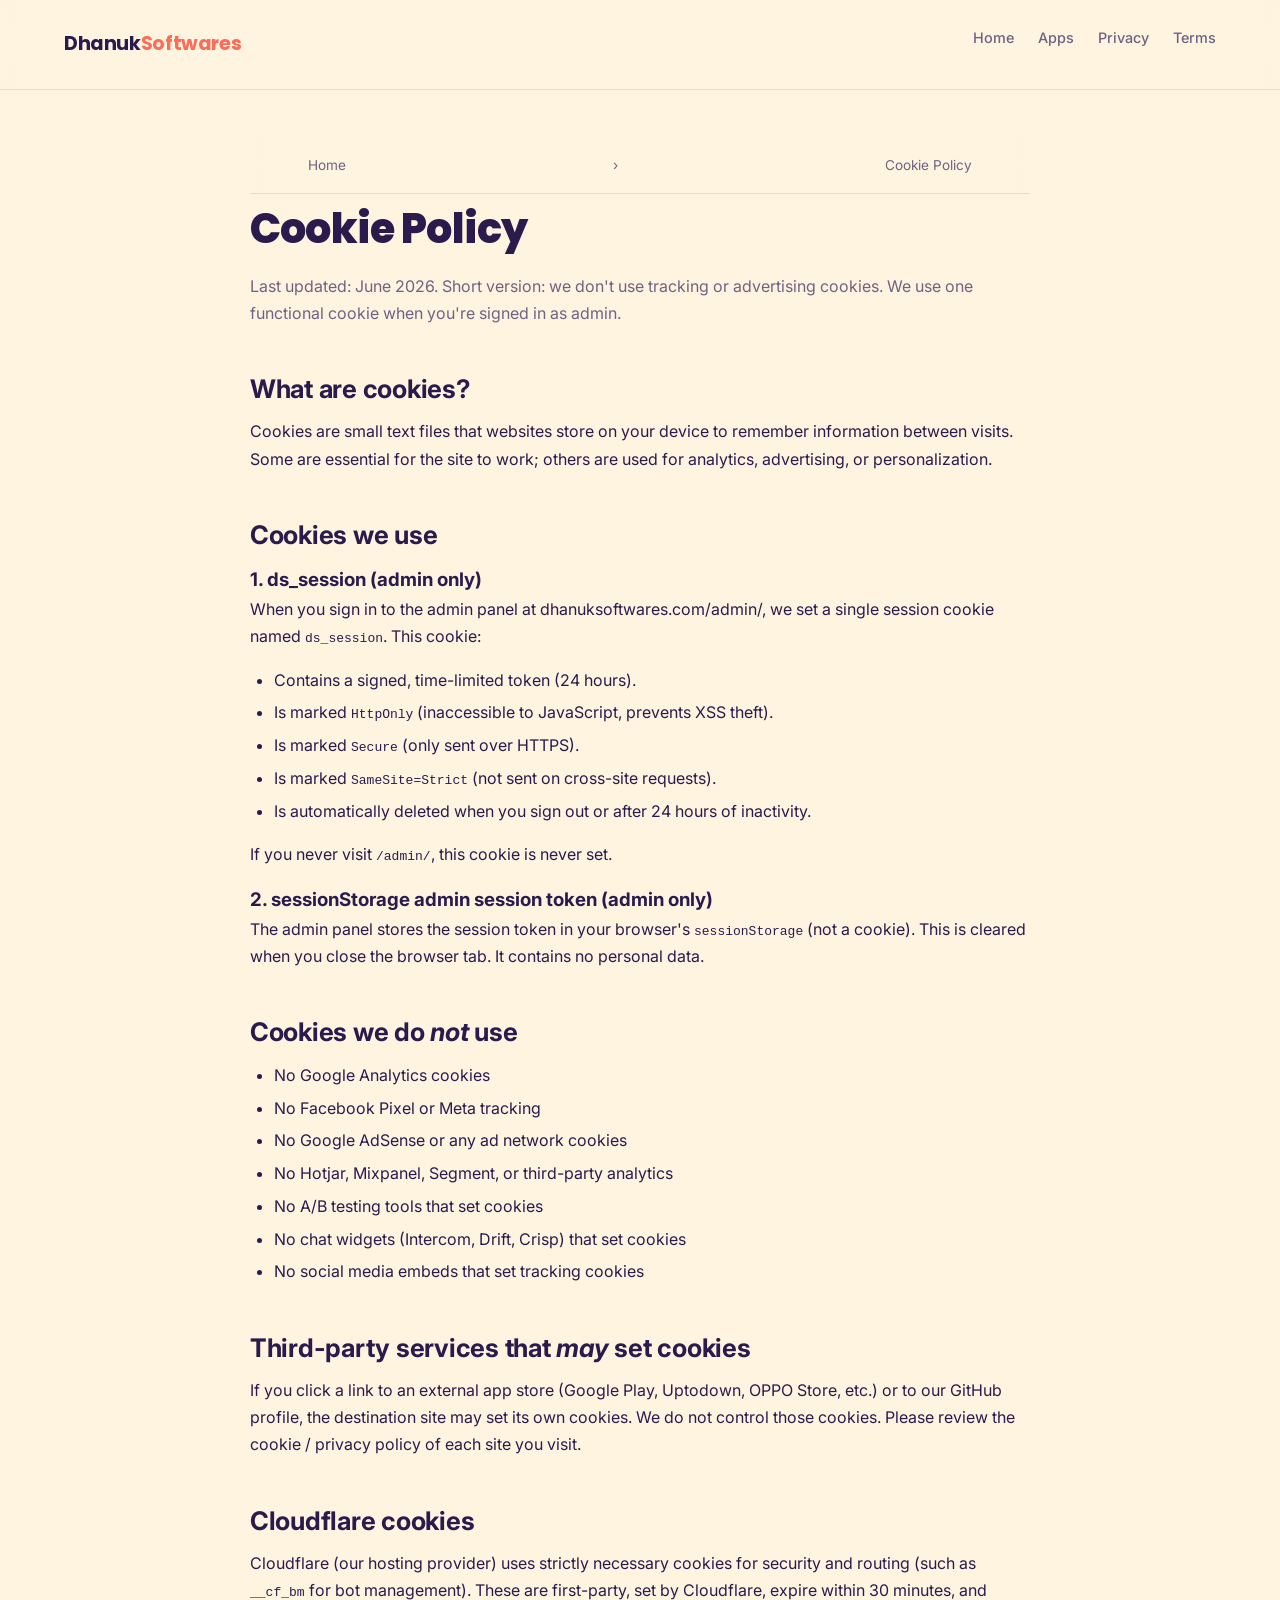
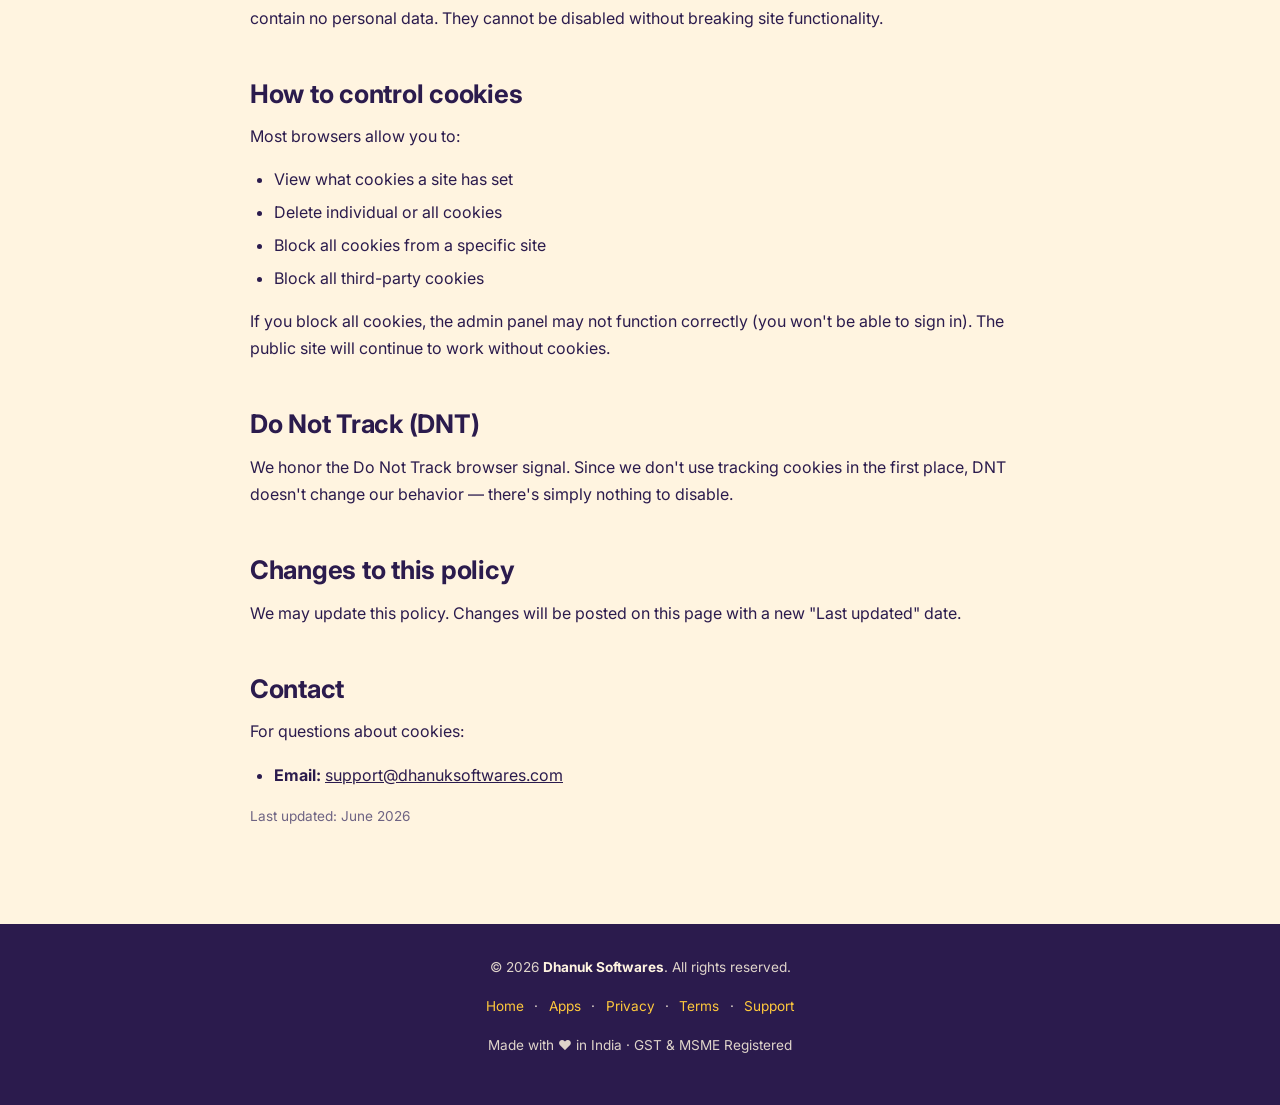
<file: cookies.html>
<!DOCTYPE html>
<html lang="en">
<head>
  <meta charset="UTF-8"/>
  <meta name="viewport" content="width=device-width, initial-scale=1.0"/>
  <title>Cookie Policy · Dhanuk Softwares</title>
  <meta name="description" content="Cookie Policy of Dhanuk Softwares — what cookies we use (almost none) and why."/>
  <meta name="robots" content="index, follow"/>
  <link rel="canonical" href="https://dhanuksoftwares.com/cookies/"/>
  <link rel="icon" type="image/svg+xml" href="https://dhanuksoftwares.com/favicon.svg"/>
  <link rel="apple-touch-icon" href="https://dhanuksoftwares.com/apple-touch-icon.png"/>
  <link rel="manifest" href="https://dhanuksoftwares.com/manifest.json"/>
  <meta name="theme-color" content="#2B1B4D"/>

  <meta property="og:title" content="Cookie Policy · Dhanuk Softwares"/>
  <meta property="og:description" content="What cookies Dhanuk Softwares uses (almost none) and why."/>
  <meta property="og:url" content="https://dhanuksoftwares.com/cookies/"/>
  <meta property="og:type" content="article"/>
  <meta property="og:site_name" content="Dhanuk Softwares"/>
  <meta property="og:locale" content="en_IN"/>
  <meta property="og:image" content="https://dhanuksoftwares.com/og-banner.png"/>

  <meta name="twitter:card" content="summary_large_image"/>
  <meta name="twitter:title" content="Cookie Policy · Dhanuk Softwares"/>
  <meta name="twitter:description" content="What cookies Dhanuk Softwares uses and why."/>

  <link rel="preconnect" href="https://fonts.googleapis.com"/>
  <link rel="preconnect" href="https://fonts.gstatic.com" crossorigin/>
  <link href="https://fonts.googleapis.com/css2?family=Inter:wght@400;500;600&family=Poppins:wght@600;700&display=swap" rel="stylesheet"/>
  <style>
    :root { --bg:#FFF4E0; --surface:#FFFFFF; --card:#FFFFFF; --accent:#2B1B4D; --accent2:#FF6B57; --text:#2B1B4D; --muted:#6E6383; --border:#E9DCC3; --danger:#ff5a5f; --warning:#FFC93C; --success:#3DDC97; }
    *,*::before,*::after { box-sizing:border-box; margin:0; padding:0; }
    html { scroll-behavior:smooth; overflow-wrap:break-word; }
    body { background:var(--bg); color:var(--text); font-family:'Inter',-apple-system,BlinkMacSystemFont,'Segoe UI',Roboto,sans-serif; line-height:1.7; overflow-x:hidden; min-height:100vh; display:flex; flex-direction:column; overflow-wrap:break-word; }
    body, p, li, h1, h2, h3, h4, a, span, dd, dt, blockquote, code, pre { overflow-wrap:break-word; word-wrap:break-word; }
    a:focus-visible, button:focus-visible { outline:2px solid var(--accent); outline-offset:2px; border-radius:4px; }
    .skip-link { position:absolute; left:-9999px; top:0; background:var(--accent); color:#fff; padding:0.7rem 1.2rem; z-index:200; border-radius:0 0 8px 0; text-decoration:none; font-weight:600; }
    .skip-link:focus { left:0; }
    nav { position:sticky; top:0; z-index:50; display:flex; align-items:center; justify-content:space-between; padding:1rem 5%; background:rgba(255,244,224,0.92); backdrop-filter:blur(12px); border-bottom:1px solid var(--border); }
    .nav-logo { font-family:'Poppins',sans-serif; font-weight:700; font-size:1.2rem; letter-spacing:-0.02em; color:#2B1B4D; text-decoration:none; }
    .nav-logo span { color:var(--accent2); }
    .nav-toggle { display:none; background:transparent; border:1px solid var(--border); border-radius:8px; padding:0.5rem; cursor:pointer; flex-direction:column; gap:4px; width:38px; height:38px; align-items:center; justify-content:center; }
    .nav-toggle-bar { display:block; width:18px; height:2px; background:var(--text); border-radius:1px; transition:transform 0.2s, opacity 0.2s; }
    .nav-toggle[aria-expanded="true"] .nav-toggle-bar:nth-child(1) { transform:translateY(6px) rotate(45deg); }
    .nav-toggle[aria-expanded="true"] .nav-toggle-bar:nth-child(2) { opacity:0; }
    .nav-toggle[aria-expanded="true"] .nav-toggle-bar:nth-child(3) { transform:translateY(-6px) rotate(-45deg); }
    nav ul { list-style:none; display:flex; gap:1.5rem; }
    nav ul a { text-decoration:none; color:var(--muted); font-size:0.9rem; font-weight:500; }
    nav ul a:hover { color:var(--text); }
    main { flex:1; padding:3rem 5%; }
    .container { max-width:780px; margin:0 auto; }
    .breadcrumb { padding:1rem 5%; font-size:0.85rem; color:var(--muted); }
    .breadcrumb a { color:var(--muted); text-decoration:none; }
    .breadcrumb a:hover { color:var(--accent); }
    .breadcrumb span { word-break:break-word; }
    h1 { font-family:'Poppins',sans-serif; font-size:clamp(1.8rem, 4vw, 2.6rem); font-weight:800; letter-spacing:-0.02em; margin-bottom:0.5rem; }
    h2 { font-family:'Inter',sans-serif; font-size:clamp(1.3rem, 2.5vw, 1.6rem); font-weight:700; letter-spacing:-0.01em; margin:2.5rem 0 0.5rem; color:var(--text); }
    .lead { color:var(--muted); margin-bottom:2rem; font-size:1rem; }
    p { margin-bottom:1rem; }
    ul { margin:0.5rem 0 1rem 1.5rem; }
    li { margin-bottom:0.35rem; }
    a { color:var(--accent); }
    .updated { font-size:0.85rem; color:var(--muted); margin-top:1rem; }
    footer { text-align:center; padding:2rem 5%; background:#2B1B4D; color:rgba(255,244,224,0.85); font-size:0.85rem; margin-top:2rem; }
    footer a { color:#FFC93C; text-decoration:none; }
    footer strong { color:#FFF4E0; }
    footer .footer-links a { margin: 0 0.4rem; }
    @media (max-width: 768px) {
      .nav-toggle { display:flex; }
      nav ul { display:none; position:absolute; top:100%; left:0; right:0; flex-direction:column; gap:0; background:rgba(255,244,224,0.98); border-bottom:1px solid var(--border); padding:0.5rem 0; }
      nav ul.open { display:flex; }
      nav ul li { width:100%; }
      nav ul a { display:block; padding:0.75rem 5%; }
      main { padding:2rem 5%; }
    }
    @media (prefers-reduced-motion: reduce) {
      *,*::before,*::after { animation-duration:0.01ms !important; transition-duration:0.01ms !important; scroll-behavior:auto !important; }
    }
  </style>
</head>
<body>
  <a href="#main" class="skip-link">Skip to main content</a>
  <nav>
    <a class="nav-logo" href="https://dhanuksoftwares.com/">Dhanuk<span>Softwares</span></a>
    <button class="nav-toggle" id="nav-toggle" aria-controls="nav-menu" aria-expanded="false" aria-label="Open navigation menu">
      <span class="nav-toggle-bar"></span><span class="nav-toggle-bar"></span><span class="nav-toggle-bar"></span>
    </button>
    <ul id="nav-menu">
      <li><a href="https://dhanuksoftwares.com/">Home</a></li>
      <li><a href="https://dhanuksoftwares.com/apps/">Apps</a></li>
      <li><a href="https://dhanuksoftwares.com/privacy/">Privacy</a></li>
      <li><a href="https://dhanuksoftwares.com/terms/">Terms</a></li>
    </ul>
  </nav>
  <main id="main">
    <nav class="breadcrumb container" aria-label="Breadcrumb">
      <a href="https://dhanuksoftwares.com/">Home</a> &rsaquo; <span>Cookie Policy</span>
    </nav>
    <article class="container">
      <h1>Cookie Policy</h1>
      <p class="lead">Last updated: June 2026. Short version: we don't use tracking or advertising cookies. We use one functional cookie when you're signed in as admin.</p>

      <h2>What are cookies?</h2>
      <p>Cookies are small text files that websites store on your device to remember information between visits. Some are essential for the site to work; others are used for analytics, advertising, or personalization.</p>

      <h2>Cookies we use</h2>

      <h3>1. ds_session (admin only)</h3>
      <p>When you sign in to the admin panel at dhanuksoftwares.com/admin/, we set a single session cookie named <code>ds_session</code>. This cookie:</p>
      <ul>
        <li>Contains a signed, time-limited token (24 hours).</li>
        <li>Is marked <code>HttpOnly</code> (inaccessible to JavaScript, prevents XSS theft).</li>
        <li>Is marked <code>Secure</code> (only sent over HTTPS).</li>
        <li>Is marked <code>SameSite=Strict</code> (not sent on cross-site requests).</li>
        <li>Is automatically deleted when you sign out or after 24 hours of inactivity.</li>
      </ul>
      <p>If you never visit <code>/admin/</code>, this cookie is never set.</p>

      <h3>2. sessionStorage admin session token (admin only)</h3>
      <p>The admin panel stores the session token in your browser's <code>sessionStorage</code> (not a cookie). This is cleared when you close the browser tab. It contains no personal data.</p>

      <h2>Cookies we do <em>not</em> use</h2>
      <ul>
        <li>No Google Analytics cookies</li>
        <li>No Facebook Pixel or Meta tracking</li>
        <li>No Google AdSense or any ad network cookies</li>
        <li>No Hotjar, Mixpanel, Segment, or third-party analytics</li>
        <li>No A/B testing tools that set cookies</li>
        <li>No chat widgets (Intercom, Drift, Crisp) that set cookies</li>
        <li>No social media embeds that set tracking cookies</li>
      </ul>

      <h2>Third-party services that <em>may</em> set cookies</h2>
      <p>If you click a link to an external app store (Google Play, Uptodown, OPPO Store, etc.) or to our GitHub profile, the destination site may set its own cookies. We do not control those cookies. Please review the cookie / privacy policy of each site you visit.</p>

      <h2>Cloudflare cookies</h2>
      <p>Cloudflare (our hosting provider) uses strictly necessary cookies for security and routing (such as <code>__cf_bm</code> for bot management). These are first-party, set by Cloudflare, expire within 30 minutes, and contain no personal data. They cannot be disabled without breaking site functionality.</p>

      <h2>How to control cookies</h2>
      <p>Most browsers allow you to:</p>
      <ul>
        <li>View what cookies a site has set</li>
        <li>Delete individual or all cookies</li>
        <li>Block all cookies from a specific site</li>
        <li>Block all third-party cookies</li>
      </ul>
      <p>If you block all cookies, the admin panel may not function correctly (you won't be able to sign in). The public site will continue to work without cookies.</p>

      <h2>Do Not Track (DNT)</h2>
      <p>We honor the Do Not Track browser signal. Since we don't use tracking cookies in the first place, DNT doesn't change our behavior — there's simply nothing to disable.</p>

      <h2>Changes to this policy</h2>
      <p>We may update this policy. Changes will be posted on this page with a new "Last updated" date.</p>

      <h2>Contact</h2>
      <p>For questions about cookies:</p>
      <ul>
        <li><strong>Email:</strong> <a href="mailto:support@dhanuksoftwares.com">support@dhanuksoftwares.com</a></li>
      </ul>

      <p class="updated">Last updated: June 2026</p>
    </article>
  </main>
  <footer>
    <p>&copy; <span id="footer-year">2026</span> <strong>Dhanuk Softwares</strong>. All rights reserved.</p>
    <p class="footer-links" style="margin-top:0.4rem;">
      <a href="https://dhanuksoftwares.com/">Home</a> &middot;
      <a href="https://dhanuksoftwares.com/apps/">Apps</a> &middot;
      <a href="https://dhanuksoftwares.com/privacy/">Privacy</a> &middot;
      <a href="https://dhanuksoftwares.com/terms/">Terms</a> &middot;
      <a href="mailto:support@dhanuksoftwares.com">Support</a>
    </p>
    <p style="margin-top:0.4rem;">Made with &#9829; in India &middot; GST &amp; MSME Registered</p>
  </footer>
  <script>
    document.getElementById('footer-year').textContent = new Date().getFullYear();
    (function() {
      var btn = document.getElementById('nav-toggle');
      var menu = document.getElementById('nav-menu');
      if (!btn || !menu) return;
      btn.addEventListener('click', function() {
        var open = menu.classList.toggle('open');
        btn.setAttribute('aria-expanded', open ? 'true' : 'false');
      });
      menu.querySelectorAll('a').forEach(function(a) {
        a.addEventListener('click', function() {
          menu.classList.remove('open');
          btn.setAttribute('aria-expanded', 'false');
        });
      });
    })();
  </script>
</body>
</html>
</file>
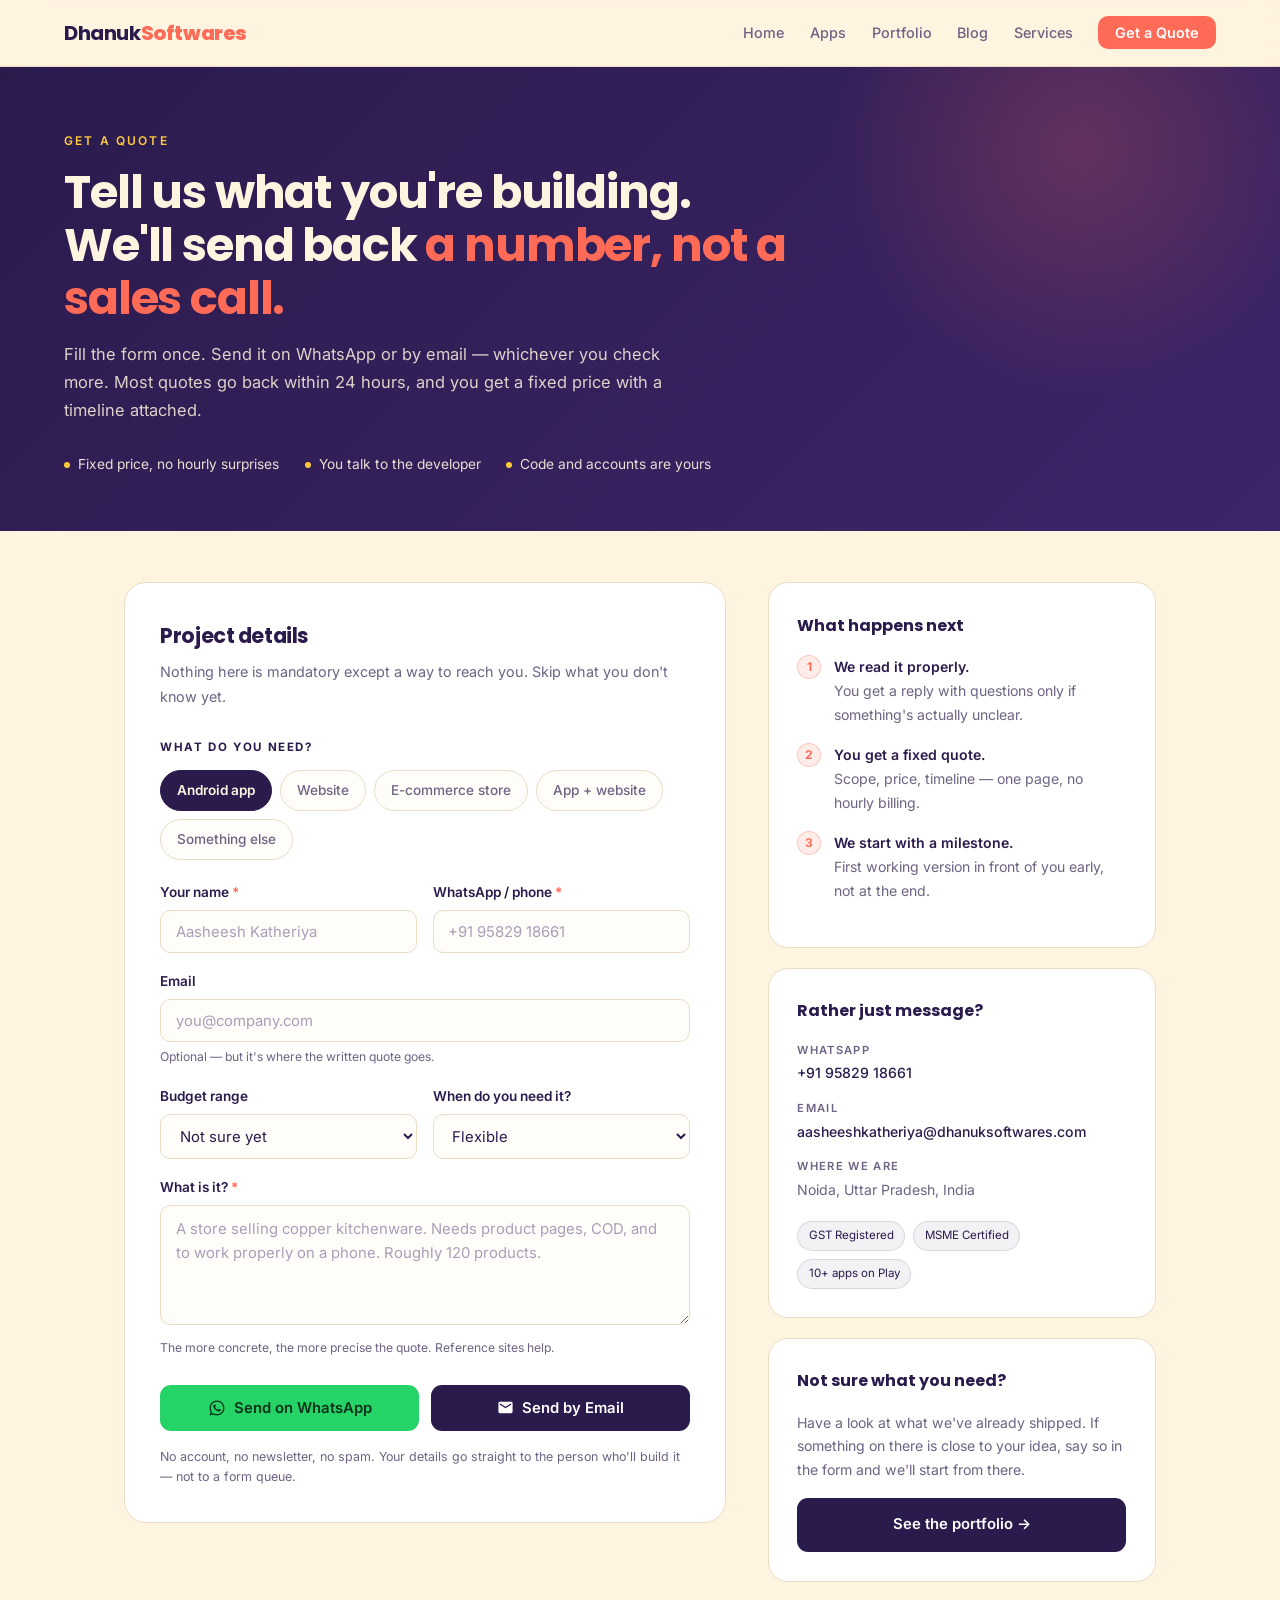
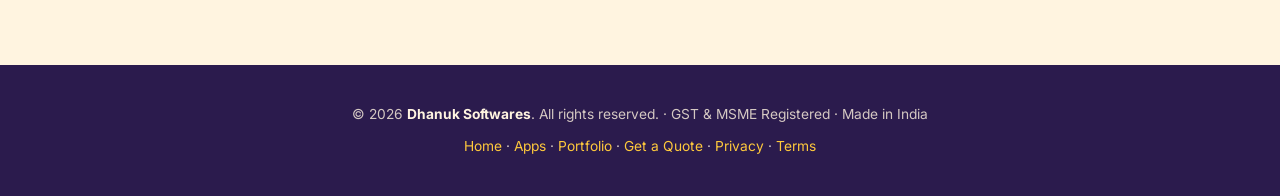
<file: get-a-quote.html>
<!DOCTYPE html>
<html lang="en">
<head>
  <meta charset="UTF-8"/>
  <meta name="viewport" content="width=device-width, initial-scale=1.0"/>
  <title>Get a Quote — Website or Android App | Dhanuk Softwares</title>
  <meta name="description" content="Tell us about your website or Android app project and get a fixed quote with a timeline. Most quotes answered within 24 hours. Send it on WhatsApp or by email."/>
  <meta name="keywords" content="get a quote website development, app development quote India, hire app developer Noida, website cost India, Dhanuk Softwares quote"/>
  <meta name="robots" content="index, follow, max-image-preview:large"/>
  <link rel="canonical" href="https://dhanuksoftwares.com/get-a-quote/"/>
  <link rel="alternate" hreflang="x-default" href="https://dhanuksoftwares.com/get-a-quote/"/>
  <link rel="alternate" hreflang="en" href="https://dhanuksoftwares.com/get-a-quote/"/>
  <link rel="icon" type="image/svg+xml" href="https://dhanuksoftwares.com/favicon.svg"/>
  <link rel="apple-touch-icon" href="https://dhanuksoftwares.com/apple-touch-icon.png"/>
  <meta name="theme-color" content="#2B1B4D"/>
  <meta property="og:title" content="Get a Quote — Website or Android App | Dhanuk Softwares"/>
  <meta property="og:description" content="Tell us what you're building. Straight answer, timeline and number — usually within a day."/>
  <meta property="og:url" content="https://dhanuksoftwares.com/get-a-quote/"/>
  <meta property="og:type" content="website"/>
  <meta property="og:site_name" content="Dhanuk Softwares"/>
  <meta property="og:locale" content="en_IN"/>
  <meta property="og:image" content="https://dhanuksoftwares.com/og-banner.png"/>
  <meta name="twitter:card" content="summary_large_image"/>
  <meta name="twitter:title" content="Get a Quote — Website or Android App | Dhanuk Softwares"/>
  <meta name="twitter:description" content="Tell us what you're building. Quote back within 24 hours."/>
  <meta name="twitter:image" content="https://dhanuksoftwares.com/og-banner.png"/>
  <link rel="preconnect" href="https://fonts.googleapis.com"/>
  <link rel="preconnect" href="https://fonts.gstatic.com" crossorigin/>
  <link href="https://fonts.googleapis.com/css2?family=Inter:wght@400;500;600&family=Poppins:wght@600;700;800&display=swap" rel="stylesheet"/>
  <script type="application/ld+json">
  {
    "@context": "https://schema.org",
    "@type": "ContactPage",
    "name": "Get a Quote — Dhanuk Softwares",
    "url": "https://dhanuksoftwares.com/get-a-quote/",
    "isPartOf": { "@id": "https://dhanuksoftwares.com/#website" },
    "about": { "@id": "https://dhanuksoftwares.com/#organization" }
  }
  </script>
  <style>
    :root { --bg:#FFF4E0; --surface:#FFFFFF; --card:#FFFFFF; --accent:#2B1B4D; --accent2:#FF6B57; --gold:#FFC93C; --text:#2B1B4D; --muted:#6E6383; --border:#E9DCC3; --ok:#2E9E6B; }
    *,*::before,*::after { box-sizing:border-box; margin:0; padding:0; }
    html { scroll-behavior:smooth; overflow-wrap:break-word; }
    body { background:var(--bg); color:var(--text); font-family:'Inter',sans-serif; line-height:1.7; overflow-x:hidden; display:flex; flex-direction:column; min-height:100vh; }
    a:focus-visible, button:focus-visible, input:focus-visible, textarea:focus-visible, select:focus-visible { outline:2px solid var(--accent); outline-offset:2px; border-radius:6px; }
    .skip-link { position:absolute; left:-9999px; top:0; background:var(--accent); color:#fff; padding:0.7rem 1.2rem; z-index:300; border-radius:0 0 8px 0; text-decoration:none; font-weight:600; }
    .skip-link:focus { left:0; }

    nav.topnav { position:sticky; top:0; z-index:90; display:flex; align-items:center; justify-content:space-between; padding:1rem 5%; background:rgba(255,244,224,0.92); backdrop-filter:blur(14px); border-bottom:1px solid var(--border); }
    .nav-logo { font-family:'Poppins',sans-serif; font-weight:700; font-size:1.25rem; color:#2B1B4D; text-decoration:none; letter-spacing:-0.02em; }
    .nav-logo span { color:var(--accent2); font-weight:800; }
    nav.topnav ul { list-style:none; display:flex; gap:1.6rem; align-items:center; }
    nav.topnav ul a { text-decoration:none; color:var(--muted); font-size:0.9rem; font-weight:500; transition:color 0.2s; }
    nav.topnav ul a:hover { color:var(--text); }
    nav.topnav ul a.active { color:var(--accent); font-weight:600; }
    nav.topnav ul a.nav-cta { background:var(--accent2); color:#fff !important; padding:0.5rem 1.05rem; border-radius:10px; font-weight:600; }
    .nav-toggle { display:none; background:transparent; border:1px solid var(--border); border-radius:8px; width:38px; height:38px; cursor:pointer; flex-direction:column; gap:4px; align-items:center; justify-content:center; }
    .nav-toggle-bar { display:block; width:18px; height:2px; background:var(--text); border-radius:1px; transition:transform 0.2s, opacity 0.2s; }
    .nav-toggle[aria-expanded="true"] .nav-toggle-bar:nth-child(1) { transform:translateY(6px) rotate(45deg); }
    .nav-toggle[aria-expanded="true"] .nav-toggle-bar:nth-child(2) { opacity:0; }
    .nav-toggle[aria-expanded="true"] .nav-toggle-bar:nth-child(3) { transform:translateY(-6px) rotate(-45deg); }

    .hero { background:linear-gradient(135deg,#2B1B4D 0%,#3d2568 100%); color:#FFF4E0; padding:4rem 5% 3.4rem; position:relative; overflow:hidden; }
    .hero::before { content:''; position:absolute; top:-180px; right:-60px; width:520px; height:520px; background:radial-gradient(circle, rgba(255,107,87,0.22) 0%, transparent 68%); pointer-events:none; }
    .hero-inner { max-width:1160px; margin:0 auto; position:relative; z-index:2; }
    .eyebrow { font-size:0.75rem; font-weight:600; letter-spacing:0.18em; text-transform:uppercase; color:var(--gold); margin-bottom:0.9rem; }
    .hero h1 { font-family:'Poppins',sans-serif; font-size:clamp(1.9rem,4.4vw,2.9rem); font-weight:700; line-height:1.14; letter-spacing:-0.025em; margin-bottom:1rem; max-width:760px; }
    .hero h1 em { font-style:normal; color:var(--accent2); }
    .hero p { color:rgba(255,244,224,0.84); max-width:600px; font-size:1.03rem; }
    .hero-points { display:flex; gap:1.6rem; flex-wrap:wrap; margin-top:1.8rem; }
    .hero-point { display:flex; align-items:center; gap:0.5rem; font-size:0.86rem; color:rgba(255,244,224,0.9); }
    .hero-point .dot { width:6px; height:6px; border-radius:50%; background:var(--gold); flex-shrink:0; }

    main { flex:1; }
    .wrap { max-width:1160px; margin:0 auto; padding:3.2rem 5% 4rem; }
    .cols { display:grid; grid-template-columns:1.55fr 1fr; gap:2.6rem; align-items:start; }

    .card { background:var(--card); border:1px solid var(--border); border-radius:22px; padding:2.2rem; }
    .card h2 { font-family:'Poppins',sans-serif; font-size:1.3rem; font-weight:700; letter-spacing:-0.02em; margin-bottom:0.4rem; }
    .card .sub { color:var(--muted); font-size:0.9rem; margin-bottom:1.8rem; }

    fieldset { border:0; margin:0 0 1.3rem; padding:0; }
    legend { font-size:0.72rem; letter-spacing:0.14em; text-transform:uppercase; font-weight:700; color:var(--text); margin-bottom:0.75rem; }
    .row { display:grid; grid-template-columns:1fr 1fr; gap:1rem; }
    .field { margin-bottom:1.05rem; }
    .field label { display:block; font-size:0.85rem; font-weight:600; margin-bottom:0.4rem; }
    .field label .req { color:var(--accent2); }
    .field input, .field select, .field textarea {
      width:100%; font-family:'Inter',sans-serif; font-size:0.93rem; color:var(--text);
      background:#fffdf9; border:1px solid var(--border); border-radius:10px;
      padding:0.72rem 0.9rem; transition:border-color 0.18s, background 0.18s;
    }
    .field input::placeholder, .field textarea::placeholder { color:#a99db8; }
    .field input:focus, .field select:focus, .field textarea:focus { border-color:var(--accent); background:#fff; }
    .field textarea { resize:vertical; min-height:120px; line-height:1.6; }
    .field .hint { font-size:0.76rem; color:var(--muted); margin-top:0.3rem; }
    .field.invalid input, .field.invalid textarea, .field.invalid select { border-color:#D8432F; background:#fff6f4; }
    .err { display:none; font-size:0.78rem; color:#C43A26; margin-top:0.28rem; font-weight:500; }
    .field.invalid .err { display:block; }

    .chips { display:flex; flex-wrap:wrap; gap:0.5rem; }
    .chips input[type="radio"] { position:absolute; opacity:0; width:0; height:0; }
    .chips label {
      display:inline-block; cursor:pointer; font-size:0.85rem; font-weight:500;
      padding:0.5rem 1rem; border-radius:999px; border:1px solid var(--border);
      color:var(--muted); background:#fffdf9; transition:all 0.16s; margin:0;
    }
    .chips label:hover { border-color:var(--accent); color:var(--accent); }
    .chips input[type="radio"]:checked + label { background:var(--accent); border-color:var(--accent); color:#FFF4E0; font-weight:600; }
    .chips input[type="radio"]:focus-visible + label { outline:2px solid var(--accent); outline-offset:2px; }

    .send-row { display:flex; flex-wrap:wrap; gap:0.7rem; margin-top:1.6rem; }
    .btn {
      display:inline-flex; align-items:center; justify-content:center; gap:0.5rem;
      font-family:'Inter',sans-serif; font-size:0.93rem; font-weight:600;
      padding:0.82rem 1.5rem; border-radius:11px; cursor:pointer;
      border:1px solid transparent; transition:transform 0.15s, background 0.2s, border-color 0.2s, color 0.2s;
      text-decoration:none; flex:1 1 200px;
    }
    .btn:hover { transform:translateY(-2px); }
    .btn-wa { background:#25D366; color:#08331a; }
    .btn-wa:hover { background:#2ee06f; }
    .btn-mail { background:var(--accent); color:#fff; }
    .btn-mail:hover { background:#1e1339; }
    .form-note { font-size:0.78rem; color:var(--muted); margin-top:1rem; line-height:1.6; }

    .sent {
      display:none; margin-top:1.4rem; padding:1.1rem 1.2rem; border-radius:12px;
      background:rgba(46,158,107,0.08); border:1px solid rgba(46,158,107,0.35);
      font-size:0.9rem; color:#1f6b48;
    }
    .sent.show { display:block; }

    .side-card { background:var(--card); border:1px solid var(--border); border-radius:20px; padding:1.8rem; margin-bottom:1.2rem; }
    .side-card h3 { font-family:'Poppins',sans-serif; font-size:1rem; font-weight:700; margin-bottom:1rem; }
    .steps { list-style:none; counter-reset:s; }
    .steps li { counter-increment:s; display:flex; gap:0.8rem; font-size:0.88rem; color:var(--muted); margin-bottom:1rem; }
    .steps li::before {
      content:counter(s); flex-shrink:0; width:24px; height:24px; border-radius:50%;
      background:rgba(255,107,87,0.12); color:var(--accent2); border:1px solid rgba(255,107,87,0.3);
      font-size:0.75rem; font-weight:700; display:flex; align-items:center; justify-content:center;
    }
    .steps li strong { color:var(--text); display:block; font-weight:600; }
    .contact-lines { list-style:none; }
    .contact-lines li { font-size:0.88rem; margin-bottom:0.85rem; color:var(--muted); }
    .contact-lines a { color:var(--accent); text-decoration:none; font-weight:500; }
    .contact-lines a:hover { color:var(--accent2); }
    .contact-lines .k { display:block; font-size:0.7rem; letter-spacing:0.12em; text-transform:uppercase; color:var(--muted); font-weight:600; margin-bottom:0.12rem; }
    .trust { display:flex; gap:0.5rem; flex-wrap:wrap; margin-top:1.2rem; }
    .trust span { font-size:0.72rem; padding:0.25rem 0.65rem; border-radius:999px; background:rgba(43,27,77,0.06); border:1px solid rgba(43,27,77,0.12); color:var(--accent); }

    footer { background:var(--accent); color:rgba(255,244,224,0.8); padding:2.4rem 5%; text-align:center; font-size:0.86rem; }
    footer strong { color:#FFF4E0; }
    footer a { color:var(--gold); text-decoration:none; }
    footer a:hover { text-decoration:underline; }

    @media (max-width:960px) { .cols { grid-template-columns:1fr; gap:1.6rem; } .side-card:first-child { order:-1; } }
    @media (max-width:768px) {
      nav.topnav ul { display:none; position:absolute; top:100%; left:0; right:0; flex-direction:column; gap:0; background:rgba(255,244,224,0.99); border-bottom:1px solid var(--border); padding:0.4rem 0; box-shadow:0 12px 24px -18px rgba(43,27,77,0.6); }
      nav.topnav ul.open { display:flex; }
      nav.topnav ul li { width:100%; }
      nav.topnav ul a { display:block; padding:0.8rem 5%; }
      nav.topnav ul a.nav-cta { margin:0.4rem 5%; padding:0.6rem 1rem; text-align:center; }
      .nav-toggle { display:flex; }
      .row { grid-template-columns:1fr; }
      .card { padding:1.5rem; border-radius:18px; }
      .wrap { padding:2.2rem 5% 3rem; }
    }
    @media (prefers-reduced-motion: reduce) { *,*::before,*::after { animation-duration:0.01ms !important; transition-duration:0.01ms !important; scroll-behavior:auto !important; } }
  </style>
</head>
<body>

<a href="#form" class="skip-link">Skip to the quote form</a>

<nav class="topnav">
  <a class="nav-logo" href="/">Dhanuk<span>Softwares</span></a>
  <button class="nav-toggle" id="nav-toggle" aria-controls="nav-menu" aria-expanded="false" aria-label="Open navigation menu">
    <span class="nav-toggle-bar"></span><span class="nav-toggle-bar"></span><span class="nav-toggle-bar"></span>
  </button>
  <ul id="nav-menu">
    <li><a href="/">Home</a></li>
    <li><a href="/apps/">Apps</a></li>
    <li><a href="/portfolio/">Portfolio</a></li>
    <li><a href="/blog/">Blog</a></li>
    <li><a href="/hire-us/">Services</a></li>
    <li><a href="/get-a-quote/" class="nav-cta active">Get a Quote</a></li>
  </ul>
</nav>

<header class="hero">
  <div class="hero-inner">
    <div class="eyebrow">Get a quote</div>
    <h1>Tell us what you're building.<br/>We'll send back <em>a number, not a sales call.</em></h1>
    <p>Fill the form once. Send it on WhatsApp or by email — whichever you check more. Most quotes go back within 24 hours, and you get a fixed price with a timeline attached.</p>
    <div class="hero-points">
      <div class="hero-point"><span class="dot"></span>Fixed price, no hourly surprises</div>
      <div class="hero-point"><span class="dot"></span>You talk to the developer</div>
      <div class="hero-point"><span class="dot"></span>Code and accounts are yours</div>
    </div>
  </div>
</header>

<main>
  <div class="wrap">
    <div class="cols">

      <section class="card" id="form">
        <h2>Project details</h2>
        <p class="sub">Nothing here is mandatory except a way to reach you. Skip what you don't know yet.</p>

        <form id="quote-form" novalidate>
          <fieldset>
            <legend>What do you need?</legend>
            <div class="chips" role="radiogroup" aria-label="Project type">
              <input type="radio" name="type" id="t-app" value="Android app" checked><label for="t-app">Android app</label>
              <input type="radio" name="type" id="t-site" value="Website"><label for="t-site">Website</label>
              <input type="radio" name="type" id="t-ecom" value="E-commerce store"><label for="t-ecom">E-commerce store</label>
              <input type="radio" name="type" id="t-both" value="App + website"><label for="t-both">App + website</label>
              <input type="radio" name="type" id="t-other" value="Something else"><label for="t-other">Something else</label>
            </div>
          </fieldset>

          <div class="row">
            <div class="field" id="f-name">
              <label for="q-name">Your name <span class="req">*</span></label>
              <input type="text" id="q-name" name="name" placeholder="Aasheesh Katheriya" autocomplete="name" required/>
              <div class="err">Please tell us your name.</div>
            </div>
            <div class="field" id="f-phone">
              <label for="q-phone">WhatsApp / phone <span class="req">*</span></label>
              <input type="tel" id="q-phone" name="phone" placeholder="+91 95829 18661" autocomplete="tel" inputmode="tel" required/>
              <div class="err">A number to reply on, please.</div>
            </div>
          </div>

          <div class="field" id="f-email">
            <label for="q-email">Email</label>
            <input type="email" id="q-email" name="email" placeholder="you@company.com" autocomplete="email"/>
            <div class="err">That email doesn't look right.</div>
            <div class="hint">Optional — but it's where the written quote goes.</div>
          </div>

          <div class="row">
            <div class="field">
              <label for="q-budget">Budget range</label>
              <select id="q-budget" name="budget">
                <option value="">Not sure yet</option>
                <option>Under ₹15,000</option>
                <option>₹15,000 – ₹40,000</option>
                <option>₹40,000 – ₹1,00,000</option>
                <option>₹1,00,000 – ₹3,00,000</option>
                <option>Above ₹3,00,000</option>
              </select>
            </div>
            <div class="field">
              <label for="q-timeline">When do you need it?</label>
              <select id="q-timeline" name="timeline">
                <option value="">Flexible</option>
                <option>ASAP — within 2 weeks</option>
                <option>Within a month</option>
                <option>1–3 months</option>
                <option>Just exploring</option>
              </select>
            </div>
          </div>

          <div class="field" id="f-details">
            <label for="q-details">What is it? <span class="req">*</span></label>
            <textarea id="q-details" name="details" placeholder="A store selling copper kitchenware. Needs product pages, COD, and to work properly on a phone. Roughly 120 products." required></textarea>
            <div class="err">A line or two about the project, please.</div>
            <div class="hint">The more concrete, the more precise the quote. Reference sites help.</div>
          </div>

          <div class="send-row">
            <button type="submit" class="btn btn-wa" id="send-wa">
              <svg width="18" height="18" viewBox="0 0 24 24" fill="currentColor" aria-hidden="true"><path d="M12.04 2C6.58 2 2.13 6.45 2.13 11.91c0 1.75.46 3.45 1.32 4.95L2 22l5.25-1.38c1.45.79 3.08 1.21 4.79 1.21 5.46 0 9.91-4.45 9.91-9.91C21.95 6.45 17.5 2 12.04 2m0 18.15c-1.48 0-2.93-.4-4.2-1.15l-.3-.18-3.12.82.83-3.04-.2-.31a8.2 8.2 0 0 1-1.26-4.38c0-4.54 3.7-8.23 8.24-8.23 4.54 0 8.23 3.69 8.23 8.23 0 4.54-3.69 8.24-8.22 8.24m4.52-6.16c-.25-.12-1.47-.72-1.69-.81-.23-.08-.39-.12-.56.12-.16.25-.64.81-.78.97-.14.17-.29.19-.53.07-.25-.12-1.05-.39-1.99-1.23-.74-.66-1.23-1.47-1.38-1.72-.14-.25-.01-.38.11-.5.11-.11.25-.29.37-.43.12-.14.16-.25.25-.41.08-.17.04-.31-.02-.43-.06-.12-.56-1.34-.76-1.84-.2-.48-.4-.42-.56-.43h-.48c-.17 0-.43.06-.66.31-.22.25-.86.85-.86 2.07 0 1.22.89 2.4 1.01 2.56.12.17 1.75 2.67 4.23 3.74.59.26 1.05.41 1.41.52.59.19 1.13.16 1.56.1.48-.07 1.47-.6 1.68-1.18.21-.58.21-1.07.14-1.18-.06-.11-.22-.17-.47-.29"/></svg>
              Send on WhatsApp
            </button>
            <button type="submit" class="btn btn-mail" id="send-mail">
              <svg width="17" height="17" viewBox="0 0 24 24" fill="currentColor" aria-hidden="true"><path d="M20 4H4a2 2 0 0 0-2 2v12a2 2 0 0 0 2 2h16a2 2 0 0 0 2-2V6a2 2 0 0 0-2-2m0 4.24-8 4.99-8-4.99V6l8 5 8-5z"/></svg>
              Send by Email
            </button>
          </div>

          <div class="sent" id="sent-msg" role="status">
            Your message is ready in the other tab. If nothing opened, use the direct links in the sidebar — the details are already copied there.
          </div>

          <p class="form-note">No account, no newsletter, no spam. Your details go straight to the person who'll build it — not to a form queue.</p>
        </form>
      </section>

      <aside>
        <div class="side-card">
          <h3>What happens next</h3>
          <ol class="steps">
            <li><div><strong>We read it properly.</strong>You get a reply with questions only if something's actually unclear.</div></li>
            <li><div><strong>You get a fixed quote.</strong>Scope, price, timeline — one page, no hourly billing.</div></li>
            <li><div><strong>We start with a milestone.</strong>First working version in front of you early, not at the end.</div></li>
          </ol>
        </div>

        <div class="side-card">
          <h3>Rather just message?</h3>
          <ul class="contact-lines">
            <li>
              <span class="k">WhatsApp</span>
              <a href="https://wa.me/919582918661" target="_blank" rel="noopener">+91 95829 18661</a>
            </li>
            <li>
              <span class="k">Email</span>
              <a href="mailto:aasheeshkatheriya@dhanuksoftwares.com">aasheeshkatheriya@dhanuksoftwares.com</a>
            </li>
            <li>
              <span class="k">Where we are</span>
              Noida, Uttar Pradesh, India
            </li>
          </ul>
          <div class="trust">
            <span>GST Registered</span>
            <span>MSME Certified</span>
            <span>10+ apps on Play</span>
          </div>
        </div>

        <div class="side-card">
          <h3>Not sure what you need?</h3>
          <p style="font-size:0.88rem;color:var(--muted);margin-bottom:1rem;">Have a look at what we've already shipped. If something on there is close to your idea, say so in the form and we'll start from there.</p>
          <a href="/portfolio/" class="btn btn-mail" style="width:100%;">See the portfolio &rarr;</a>
        </div>
      </aside>

    </div>
  </div>
</main>

<footer>
  <p>&copy; <span id="footer-year"></span> <strong>Dhanuk Softwares</strong>. All rights reserved. · GST &amp; MSME Registered · Made in India</p>
  <p style="margin-top:0.5rem;">
    <a href="/">Home</a> &middot;
    <a href="/apps/">Apps</a> &middot;
    <a href="/portfolio/">Portfolio</a> &middot;
    <a href="/get-a-quote/">Get a Quote</a> &middot;
    <a href="/privacy/">Privacy</a> &middot;
    <a href="/terms/">Terms</a>
  </p>
</footer>

<script>
  document.getElementById('footer-year').textContent = new Date().getFullYear();

  (function () {
    var btn = document.getElementById('nav-toggle');
    var menu = document.getElementById('nav-menu');
    if (!btn || !menu) return;
    btn.addEventListener('click', function () {
      var open = menu.classList.toggle('open');
      btn.setAttribute('aria-expanded', open ? 'true' : 'false');
    });
    menu.querySelectorAll('a').forEach(function (a) {
      a.addEventListener('click', function () {
        menu.classList.remove('open');
        btn.setAttribute('aria-expanded', 'false');
      });
    });
  })();

  (function () {
    var form = document.getElementById('quote-form');
    var sent = document.getElementById('sent-msg');
    var WA_NUMBER = '919582918661';
    var MAIL_TO = 'aasheeshkatheriya@dhanuksoftwares.com';

    function val(id) { var el = document.getElementById(id); return el ? el.value.trim() : ''; }
    function setInvalid(fieldId, bad) {
      var f = document.getElementById(fieldId);
      if (f) f.classList.toggle('invalid', bad);
    }

    function validate() {
      var ok = true;
      var name = val('q-name');
      var phone = val('q-phone');
      var email = val('q-email');
      var details = val('q-details');

      setInvalid('f-name', !name); if (!name) ok = false;
      setInvalid('f-phone', phone.replace(/\D/g, '').length < 8); if (phone.replace(/\D/g, '').length < 8) ok = false;
      var emailBad = email.length > 0 && !/^[^\s@]+@[^\s@]+\.[^\s@]{2,}$/.test(email);
      setInvalid('f-email', emailBad); if (emailBad) ok = false;
      setInvalid('f-details', details.length < 10); if (details.length < 10) ok = false;

      if (!ok) {
        var firstBad = document.querySelector('.field.invalid');
        if (firstBad) firstBad.scrollIntoView({ behavior: 'smooth', block: 'center' });
      }
      return ok;
    }

    function currentType() {
      var el = document.querySelector('input[name="type"]:checked');
      return el ? el.value : 'Project';
    }

    function buildMessage() {
      var lines = [];
      lines.push('New project enquiry — Dhanuk Softwares');
      lines.push('');
      lines.push('Type: ' + currentType());
      lines.push('Name: ' + val('q-name'));
      lines.push('Phone: ' + val('q-phone'));
      if (val('q-email')) lines.push('Email: ' + val('q-email'));
      if (val('q-budget')) lines.push('Budget: ' + val('q-budget'));
      if (val('q-timeline')) lines.push('Timeline: ' + val('q-timeline'));
      lines.push('');
      lines.push('Project:');
      lines.push(val('q-details'));
      return lines.join('\n');
    }

    form.addEventListener('submit', function (e) {
      e.preventDefault();
      if (!validate()) return;
      var msg = buildMessage();
      var viaWhatsApp = e.submitter && e.submitter.id === 'send-wa';

      if (viaWhatsApp) {
        window.open('https://wa.me/' + WA_NUMBER + '?text=' + encodeURIComponent(msg), '_blank', 'noopener');
      } else {
        var subject = 'Project enquiry — ' + currentType() + ' — ' + val('q-name');
        window.location.href = 'mailto:' + MAIL_TO + '?subject=' + encodeURIComponent(subject) + '&body=' + encodeURIComponent(msg);
      }
      sent.classList.add('show');
      sent.scrollIntoView({ behavior: 'smooth', block: 'center' });
    });

    ['q-name', 'q-phone', 'q-email', 'q-details'].forEach(function (id) {
      var el = document.getElementById(id);
      if (!el) return;
      el.addEventListener('input', function () {
        var map = { 'q-name': 'f-name', 'q-phone': 'f-phone', 'q-email': 'f-email', 'q-details': 'f-details' };
        var f = document.getElementById(map[id]);
        if (f && f.classList.contains('invalid')) f.classList.remove('invalid');
      });
    });
  })();
</script>
</body>
</html>
</file>
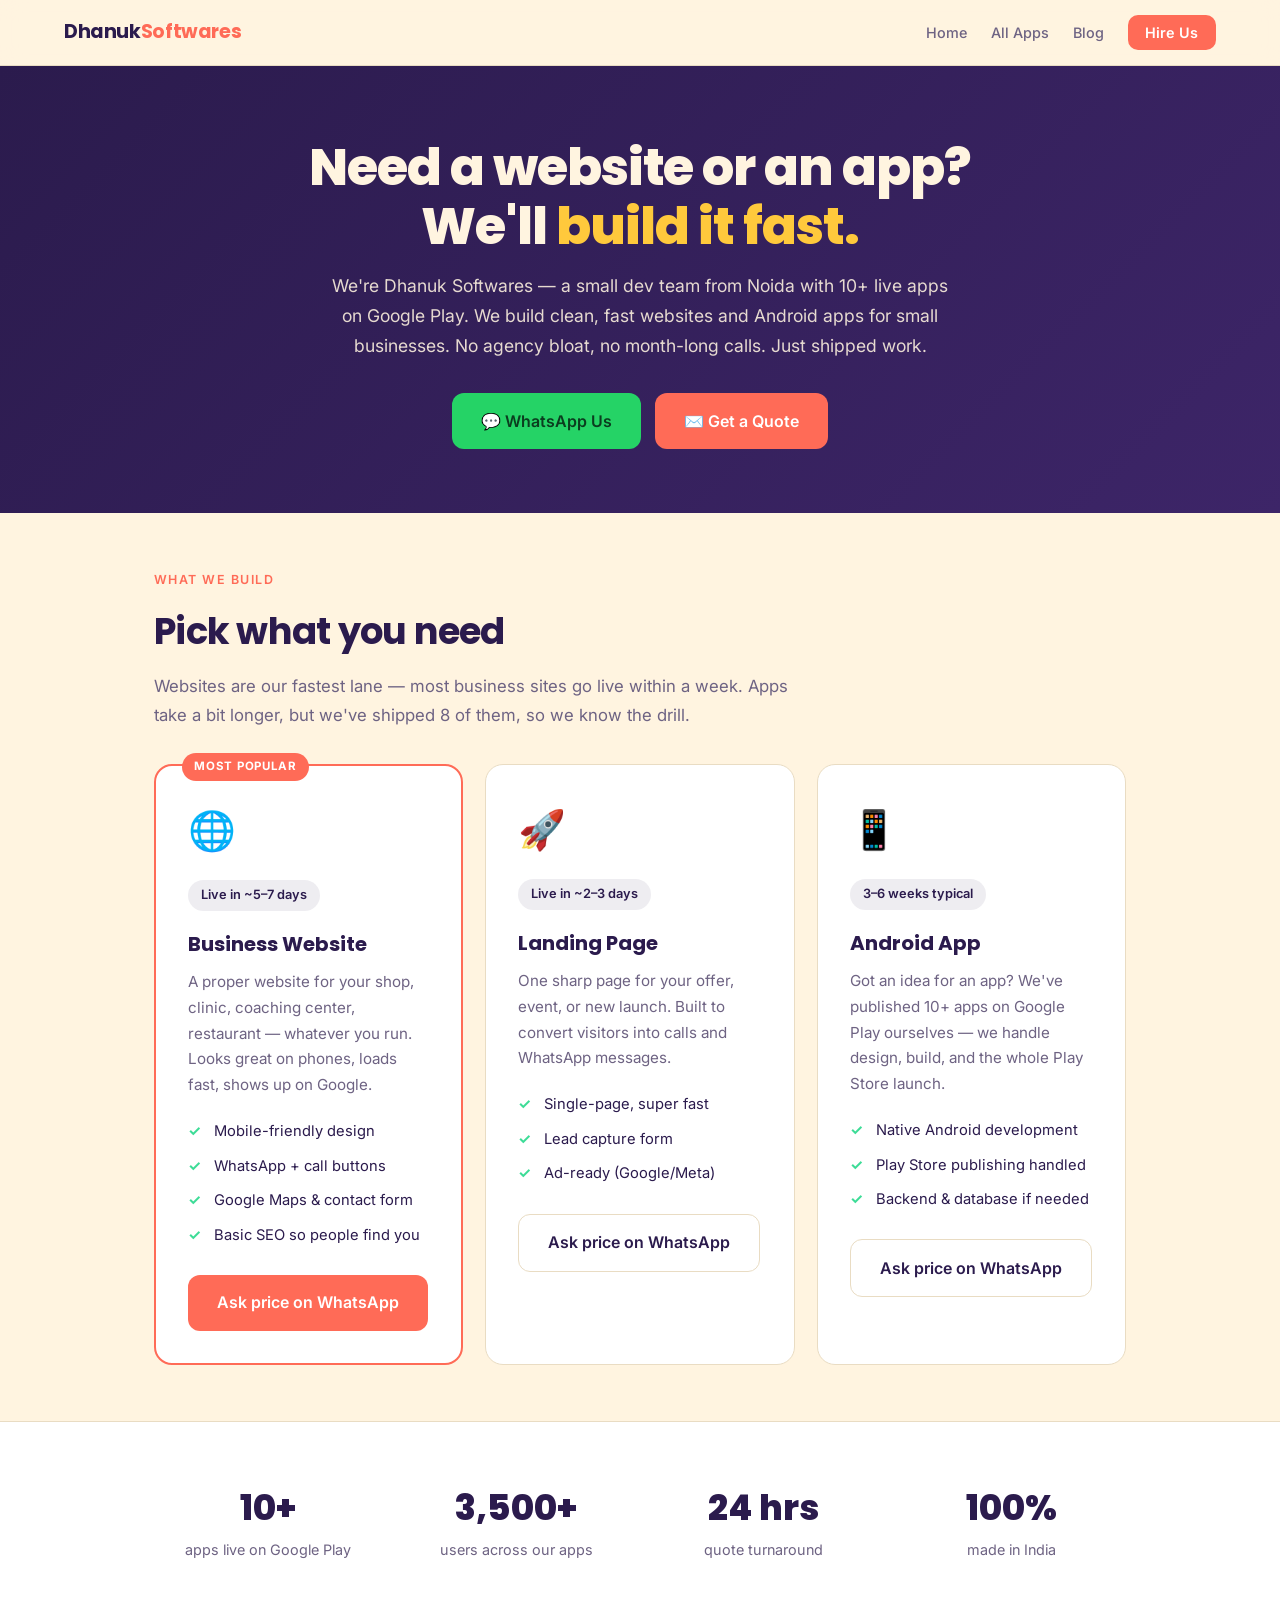
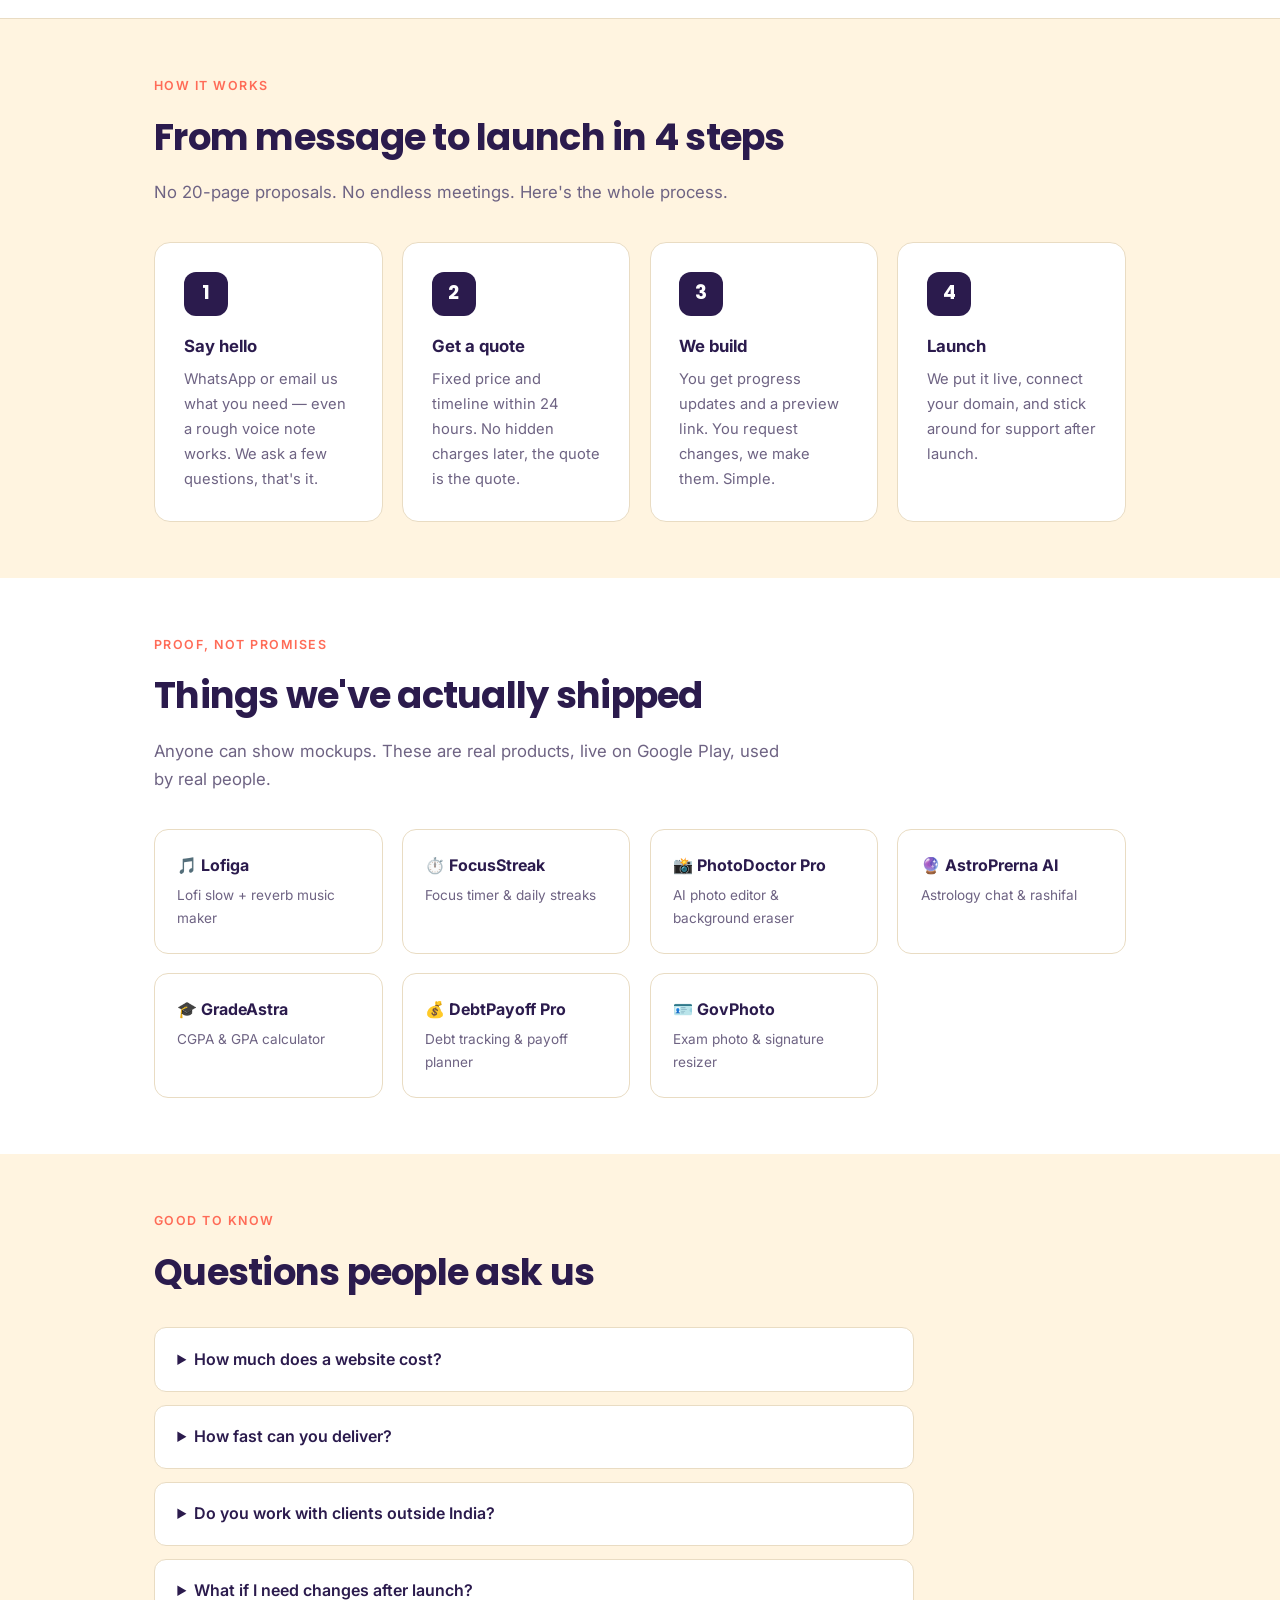
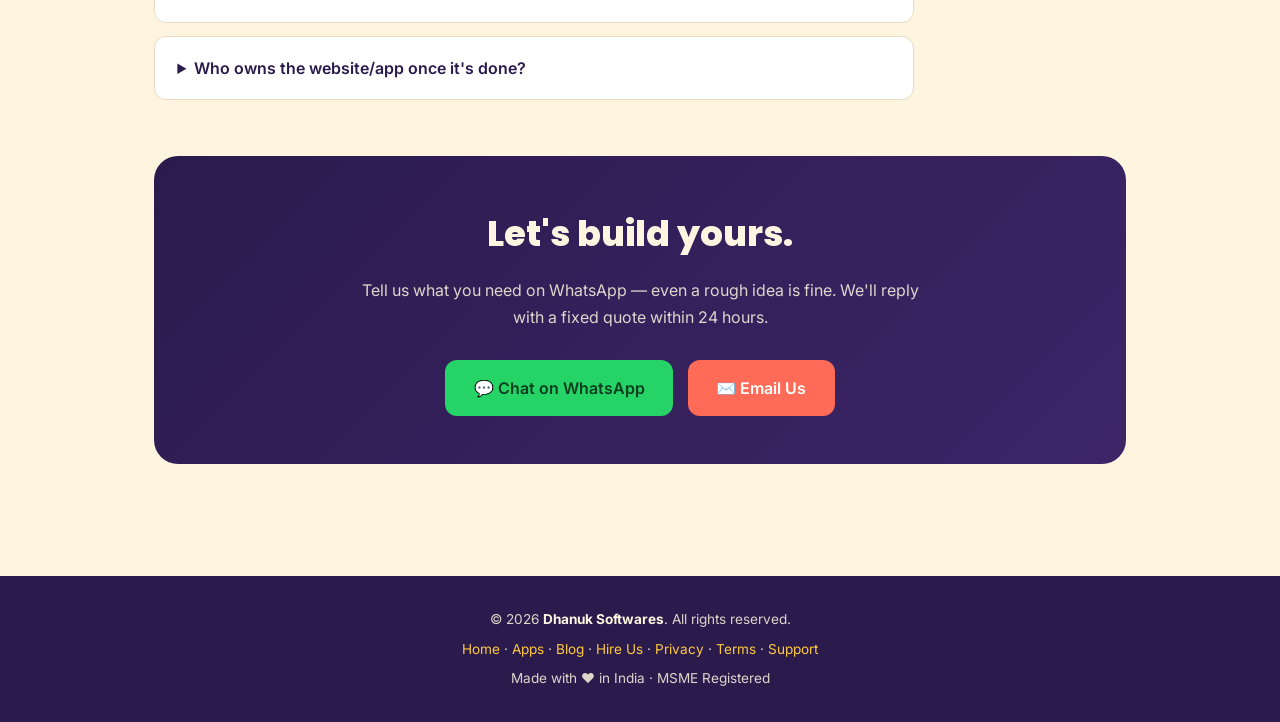
<file: hire-us.html>
<!DOCTYPE html>
<html lang="en">
<head>
  <meta charset="UTF-8"/>
  <meta name="viewport" content="width=device-width, initial-scale=1.0"/>
  <title>Hire Us — Websites & Android Apps Built Fast | Dhanuk Softwares</title>
  <meta name="description" content="Need a website or an Android app? Dhanuk Softwares builds fast, clean websites and apps for small businesses. 10+ live apps on Google Play. Get a quote within 24 hours."/>
  <meta name="keywords" content="hire web developer India, website development Noida, Android app development India, small business website, Dhanuk Softwares services"/>
  <meta name="robots" content="index, follow, max-image-preview:large"/>
  <link rel="canonical" href="https://dhanuksoftwares.com/hire-us/"/>
  <link rel="alternate" hreflang="x-default" href="https://dhanuksoftwares.com/hire-us/"/>
  <link rel="alternate" hreflang="en" href="https://dhanuksoftwares.com/hire-us/"/>
  <link rel="icon" type="image/svg+xml" href="https://dhanuksoftwares.com/favicon.svg"/>
  <link rel="apple-touch-icon" href="https://dhanuksoftwares.com/apple-touch-icon.png"/>
  <meta name="theme-color" content="#2B1B4D"/>
  <meta property="og:title" content="Hire Us — Websites & Android Apps Built Fast | Dhanuk Softwares"/>
  <meta property="og:description" content="We build fast, clean websites and Android apps for small businesses. 10+ live apps on Google Play. Get a quote within 24 hours."/>
  <meta property="og:url" content="https://dhanuksoftwares.com/hire-us/"/>
  <meta property="og:type" content="website"/>
  <meta property="og:site_name" content="Dhanuk Softwares"/>
  <meta property="og:locale" content="en_IN"/>
  <meta property="og:image" content="https://dhanuksoftwares.com/og-banner.png"/>
  <meta name="twitter:card" content="summary_large_image"/>
  <meta name="twitter:title" content="Hire Us — Websites & Android Apps Built Fast | Dhanuk Softwares"/>
  <meta name="twitter:description" content="We build fast, clean websites and Android apps for small businesses. 10+ live apps on Google Play. Quote within 24 hours."/>
  <meta name="twitter:image" content="https://dhanuksoftwares.com/og-banner.png"/>
  <link rel="preconnect" href="https://fonts.googleapis.com"/>
  <link rel="preconnect" href="https://fonts.gstatic.com" crossorigin/>
  <link href="https://fonts.googleapis.com/css2?family=Inter:wght@400;500;600&family=Poppins:wght@600;700;800&display=swap" rel="stylesheet"/>
  <script type="application/ld+json">
  {
    "@context": "https://schema.org",
    "@type": "ProfessionalService",
    "name": "Dhanuk Softwares — Web & App Development Services",
    "url": "https://dhanuksoftwares.com/hire-us/",
    "description": "Website and Android app development services for small businesses by Dhanuk Softwares, Noida, India.",
    "provider": { "@id": "https://dhanuksoftwares.com/#organization" },
    "areaServed": { "@type": "Country", "name": "India" },
    "address": {
      "@type": "PostalAddress",
      "addressLocality": "Noida",
      "addressRegion": "Uttar Pradesh",
      "addressCountry": "IN"
    },
    "email": "aasheeshkatheriya@dhanuksoftwares.com",
    "priceRange": "₹₹",
    "knowsAbout": ["Website Development", "Landing Pages", "Android App Development", "Business Websites"]
  }
  </script>
  <style>
    :root { --bg:#FFF4E0; --surface:#FFFFFF; --card:#FFFFFF; --accent:#2B1B4D; --accent2:#FF6B57; --text:#2B1B4D; --muted:#6E6383; --border:#E9DCC3; --warning:#FFC93C; --success:#3DDC97; }
    *,*::before,*::after { box-sizing:border-box; margin:0; padding:0; }
    html { scroll-behavior:smooth; overflow-wrap:break-word; }
    body { background:var(--bg); color:var(--text); font-family:'Inter',sans-serif; line-height:1.7; overflow-x:hidden; min-height:100vh; display:flex; flex-direction:column; }
    a:focus-visible { outline:2px solid var(--accent); outline-offset:2px; border-radius:4px; }
    .skip-link { position:absolute; left:-9999px; top:0; background:var(--accent); color:#fff; padding:0.7rem 1.2rem; z-index:200; border-radius:0 0 8px 0; text-decoration:none; font-weight:600; }
    .skip-link:focus { left:0; }
    nav.topnav { position:sticky; top:0; z-index:50; display:flex; align-items:center; justify-content:space-between; padding:1rem 5%; background:rgba(255,244,224,0.92); backdrop-filter:blur(12px); border-bottom:1px solid var(--border); }
    .nav-logo { font-family:'Poppins',sans-serif; font-weight:700; font-size:1.2rem; color:#2B1B4D; text-decoration:none; letter-spacing:-0.02em; }
    .nav-logo span { color:var(--accent2); }
    .nav-toggle { display:none; background:transparent; border:1px solid var(--border); border-radius:8px; padding:0.5rem; cursor:pointer; flex-direction:column; gap:4px; width:38px; height:38px; align-items:center; justify-content:center; }
    .nav-toggle-bar { display:block; width:18px; height:2px; background:var(--text); border-radius:1px; }
    nav.topnav ul { list-style:none; display:flex; gap:1.5rem; align-items:center; }
    nav.topnav ul a { text-decoration:none; color:var(--muted); font-size:0.9rem; font-weight:500; }
    nav.topnav ul a:hover { color:var(--text); }
    nav.topnav ul a.nav-cta { background:var(--accent2); color:#fff !important; padding:0.55rem 1.1rem; border-radius:10px; font-weight:600; }
    nav.topnav ul a.nav-cta:hover { background:#e85a45; }
    main { flex:1; }
    .container { max-width:1100px; margin:0 auto; padding:0 5%; }
    .hero { background:linear-gradient(135deg, #2B1B4D 0%, #3d2568 100%); color:#FFF4E0; text-align:center; padding:4.5rem 5% 4rem; }
    .hero h1 { font-family:'Poppins',sans-serif; font-size:clamp(2rem, 5vw, 3.2rem); font-weight:800; letter-spacing:-0.02em; line-height:1.15; margin-bottom:1rem; }
    .hero h1 .hl { color:#FFC93C; }
    .hero p { max-width:620px; margin:0 auto 2rem; color:rgba(255,244,224,0.88); font-size:1.1rem; }
    .btn { display:inline-flex; align-items:center; justify-content:center; gap:0.5rem; padding:0.9rem 1.8rem; border-radius:12px; text-decoration:none; font-weight:600; font-size:1rem; transition:transform 0.15s; }
    .btn:hover { transform:translateY(-2px); }
    .btn-coral { background:var(--accent2); color:#fff; }
    .btn-wa { background:#25D366; color:#0b3d1f; }
    .btn-outline { background:transparent; border:1px solid var(--border); color:var(--text); }
    .btn-group { display:flex; gap:0.9rem; justify-content:center; flex-wrap:wrap; }
    section.block { padding:3.5rem 0; }
    .section-label { text-transform:uppercase; letter-spacing:0.12em; font-size:0.78rem; font-weight:600; color:var(--accent2); margin-bottom:0.6rem; }
    .section-title { font-family:'Poppins',sans-serif; font-size:clamp(1.6rem, 3.5vw, 2.3rem); font-weight:700; letter-spacing:-0.02em; margin-bottom:0.6rem; }
    .section-sub { color:var(--muted); max-width:640px; margin-bottom:2.2rem; font-size:1.05rem; }
    .grid-3 { display:grid; grid-template-columns:repeat(auto-fit, minmax(280px, 1fr)); gap:1.4rem; }
    .svc-card { background:var(--card); border:1px solid var(--border); border-radius:18px; padding:2rem; position:relative; transition:transform 0.2s, border-color 0.2s; }
    .svc-card:hover { transform:translateY(-4px); border-color:var(--accent); }
    .svc-card.featured { border:2px solid var(--accent2); }
    .svc-badge { position:absolute; top:-13px; left:1.6rem; background:var(--accent2); color:#fff; font-size:0.72rem; font-weight:700; padding:0.25rem 0.8rem; border-radius:999px; letter-spacing:0.06em; text-transform:uppercase; }
    .svc-icon { font-size:2.4rem; margin-bottom:1rem; }
    .svc-card h3 { font-family:'Poppins',sans-serif; font-size:1.25rem; font-weight:700; margin-bottom:0.5rem; }
    .svc-card p { color:var(--muted); font-size:0.95rem; margin-bottom:1rem; }
    .svc-card ul { list-style:none; margin-bottom:1.4rem; }
    .svc-card ul li { font-size:0.92rem; padding:0.3rem 0 0.3rem 1.6rem; position:relative; color:var(--text); }
    .svc-card ul li::before { content:"✓"; position:absolute; left:0; color:var(--success); font-weight:700; }
    .svc-time { display:inline-block; font-size:0.8rem; font-weight:600; color:var(--accent); background:rgba(43,27,77,0.08); padding:0.3rem 0.8rem; border-radius:999px; margin-bottom:1rem; }
    .proof { background:var(--surface); border-top:1px solid var(--border); border-bottom:1px solid var(--border); }
    .proof-grid { display:grid; grid-template-columns:repeat(auto-fit, minmax(200px, 1fr)); gap:1.2rem; text-align:center; }
    .proof-num { font-family:'Poppins',sans-serif; font-size:2.2rem; font-weight:800; color:var(--accent); }
    .proof-label { color:var(--muted); font-size:0.9rem; }
    .steps { display:grid; grid-template-columns:repeat(auto-fit, minmax(220px, 1fr)); gap:1.2rem; counter-reset:step; }
    .step { background:var(--card); border:1px solid var(--border); border-radius:16px; padding:1.8rem; }
    .step-num { width:44px; height:44px; border-radius:12px; background:var(--accent); color:#fff; font-family:'Poppins',sans-serif; font-weight:700; font-size:1.2rem; display:flex; align-items:center; justify-content:center; margin-bottom:1rem; }
    .step h3 { font-size:1.05rem; font-weight:700; margin-bottom:0.4rem; }
    .step p { color:var(--muted); font-size:0.92rem; }
    .apps-grid { display:grid; grid-template-columns:repeat(auto-fill, minmax(220px, 1fr)); gap:1.2rem; }
    .app-card { background:var(--card); border:1px solid var(--border); border-radius:14px; padding:1.4rem; text-decoration:none; color:var(--text); transition:transform 0.2s, border-color 0.2s; display:block; }
    .app-card:hover { transform:translateY(-3px); border-color:var(--accent); }
    .app-card .app-name { font-weight:700; font-size:1rem; margin-bottom:0.3rem; }
    .app-card .app-desc { color:var(--muted); font-size:0.85rem; }
    .faq details { background:var(--card); border:1px solid var(--border); border-radius:12px; padding:1.1rem 1.4rem; margin-bottom:0.8rem; }
    .faq summary { font-weight:600; cursor:pointer; font-size:1rem; }
    .faq details p { color:var(--muted); margin-top:0.6rem; font-size:0.95rem; }
    .cta-band { background:linear-gradient(135deg, #2B1B4D 0%, #3d2568 100%); border-radius:24px; padding:3rem 2rem; text-align:center; color:#FFF4E0; margin:3.5rem 0; }
    .cta-band h2 { font-family:'Poppins',sans-serif; font-size:clamp(1.5rem, 3.5vw, 2.2rem); font-weight:800; margin-bottom:0.8rem; }
    .cta-band p { color:rgba(255,244,224,0.85); max-width:560px; margin:0 auto 1.8rem; }
    footer { text-align:center; padding:2rem 5%; background:#2B1B4D; color:rgba(255,244,224,0.85); font-size:0.85rem; }
    footer a { color:#FFC93C; text-decoration:none; }
    footer strong { color:#FFF4E0; }
    @media (max-width: 768px) {
      .nav-toggle { display:flex; }
      nav.topnav ul { display:none; position:absolute; top:100%; left:0; right:0; flex-direction:column; gap:0; background:rgba(255,244,224,0.98); border-bottom:1px solid var(--border); padding:0.5rem 0; align-items:stretch; }
      nav.topnav ul.open { display:flex; }
      nav.topnav ul li { width:100%; }
      nav.topnav ul a { display:block; padding:0.75rem 5%; }
      section.block { padding:2.5rem 0; }
    }
  </style>
</head>
<body>
  <a href="#main" class="skip-link">Skip to main content</a>
  <nav class="topnav">
    <a class="nav-logo" href="/">Dhanuk<span>Softwares</span></a>
    <button class="nav-toggle" id="nav-toggle" aria-controls="nav-menu" aria-expanded="false" aria-label="Open navigation menu">
      <span class="nav-toggle-bar"></span><span class="nav-toggle-bar"></span><span class="nav-toggle-bar"></span>
    </button>
    <ul id="nav-menu">
      <li><a href="/">Home</a></li>
      <li><a href="/apps/">All Apps</a></li>
      <li><a href="/blog/">Blog</a></li>
      <li><a href="/hire-us/" class="nav-cta">Hire Us</a></li>
    </ul>
  </nav>

  <main id="main">
    <div class="hero">
      <h1>Need a website or an app?<br/>We'll <span class="hl">build it fast.</span></h1>
      <p>We're Dhanuk Softwares — a small dev team from Noida with 10+ live apps on Google Play. We build clean, fast websites and Android apps for small businesses. No agency bloat, no month-long calls. Just shipped work.</p>
      <div class="btn-group">
        <a class="btn btn-wa" href="https://wa.me/919582918661?text=Hi%2C%20I%20need%20a%20website%20built.%20Can%20we%20talk%3F" target="_blank" rel="noopener">💬 WhatsApp Us</a>
        <a class="btn btn-coral" href="mailto:aasheeshkatheriya@dhanuksoftwares.com?subject=Project%20enquiry%20—%20Dhanuk%20Softwares">✉️ Get a Quote</a>
      </div>
    </div>

    <section class="block">
      <div class="container">
        <div class="section-label">What we build</div>
        <h2 class="section-title">Pick what you need</h2>
        <p class="section-sub">Websites are our fastest lane — most business sites go live within a week. Apps take a bit longer, but we've shipped 8 of them, so we know the drill.</p>
        <div class="grid-3">
          <div class="svc-card featured">
            <div class="svc-badge">Most popular</div>
            <div class="svc-icon">🌐</div>
            <span class="svc-time">Live in ~5–7 days</span>
            <h3>Business Website</h3>
            <p>A proper website for your shop, clinic, coaching center, restaurant — whatever you run. Looks great on phones, loads fast, shows up on Google.</p>
            <ul>
              <li>Mobile-friendly design</li>
              <li>WhatsApp + call buttons</li>
              <li>Google Maps &amp; contact form</li>
              <li>Basic SEO so people find you</li>
            </ul>
            <a class="btn btn-coral" href="https://wa.me/919582918661?text=Hi%2C%20I%20need%20a%20business%20website.%20Please%20share%20a%20quote." target="_blank" rel="noopener">Ask price on WhatsApp</a>
          </div>
          <div class="svc-card">
            <div class="svc-icon">🚀</div>
            <span class="svc-time">Live in ~2–3 days</span>
            <h3>Landing Page</h3>
            <p>One sharp page for your offer, event, or new launch. Built to convert visitors into calls and WhatsApp messages.</p>
            <ul>
              <li>Single-page, super fast</li>
              <li>Lead capture form</li>
              <li>Ad-ready (Google/Meta)</li>
            </ul>
            <a class="btn btn-outline" href="https://wa.me/919582918661?text=Hi%2C%20I%20need%20a%20landing%20page.%20Please%20share%20a%20quote." target="_blank" rel="noopener">Ask price on WhatsApp</a>
          </div>
          <div class="svc-card">
            <div class="svc-icon">📱</div>
            <span class="svc-time">3–6 weeks typical</span>
            <h3>Android App</h3>
            <p>Got an idea for an app? We've published 10+ apps on Google Play ourselves — we handle design, build, and the whole Play Store launch.</p>
            <ul>
              <li>Native Android development</li>
              <li>Play Store publishing handled</li>
              <li>Backend &amp; database if needed</li>
            </ul>
            <a class="btn btn-outline" href="https://wa.me/919582918661?text=Hi%2C%20I%20want%20an%20Android%20app%20built.%20Please%20share%20a%20quote." target="_blank" rel="noopener">Ask price on WhatsApp</a>
          </div>
        </div>
      </div>
    </section>

    <section class="block proof">
      <div class="container">
        <div class="proof-grid">
          <div><div class="proof-num">10+</div><div class="proof-label">apps live on Google Play</div></div>
          <div><div class="proof-num">3,500+</div><div class="proof-label">users across our apps</div></div>
          <div><div class="proof-num">24 hrs</div><div class="proof-label">quote turnaround</div></div>
          <div><div class="proof-num">100%</div><div class="proof-label">made in India</div></div>
        </div>
      </div>
    </section>

    <section class="block">
      <div class="container">
        <div class="section-label">How it works</div>
        <h2 class="section-title">From message to launch in 4 steps</h2>
        <p class="section-sub">No 20-page proposals. No endless meetings. Here's the whole process.</p>
        <div class="steps">
          <div class="step"><div class="step-num">1</div><h3>Say hello</h3><p>WhatsApp or email us what you need — even a rough voice note works. We ask a few questions, that's it.</p></div>
          <div class="step"><div class="step-num">2</div><h3>Get a quote</h3><p>Fixed price and timeline within 24 hours. No hidden charges later, the quote is the quote.</p></div>
          <div class="step"><div class="step-num">3</div><h3>We build</h3><p>You get progress updates and a preview link. You request changes, we make them. Simple.</p></div>
          <div class="step"><div class="step-num">4</div><h3>Launch</h3><p>We put it live, connect your domain, and stick around for support after launch.</p></div>
        </div>
      </div>
    </section>

    <section class="block" style="background:var(--surface);">
      <div class="container">
        <div class="section-label">Proof, not promises</div>
        <h2 class="section-title">Things we've actually shipped</h2>
        <p class="section-sub">Anyone can show mockups. These are real products, live on Google Play, used by real people.</p>
        <div class="apps-grid">
          <a class="app-card" href="/apps/lofiga-lofi-slow-reverb-maker/"><div class="app-name">🎵 Lofiga</div><div class="app-desc">Lofi slow + reverb music maker</div></a>
          <a class="app-card" href="/apps/focusstreak/"><div class="app-name">⏱️ FocusStreak</div><div class="app-desc">Focus timer &amp; daily streaks</div></a>
          <a class="app-card" href="/apps/photodoctor-pro-photo-editor/"><div class="app-name">📸 PhotoDoctor Pro</div><div class="app-desc">AI photo editor &amp; background eraser</div></a>
          <a class="app-card" href="/apps/astroprerna/"><div class="app-name">🔮 AstroPrerna AI</div><div class="app-desc">Astrology chat &amp; rashifal</div></a>
          <a class="app-card" href="/apps/cgpa-gpa-calculator/"><div class="app-name">🎓 GradeAstra</div><div class="app-desc">CGPA &amp; GPA calculator</div></a>
          <a class="app-card" href="/apps/debtpayoff-pro-debt-tracker/"><div class="app-name">💰 DebtPayoff Pro</div><div class="app-desc">Debt tracking &amp; payoff planner</div></a>
          <a class="app-card" href="/apps/govphoto-exam-photo-resizer/"><div class="app-name">🪪 GovPhoto</div><div class="app-desc">Exam photo &amp; signature resizer</div></a>
        </div>
      </div>
    </section>

    <section class="block">
      <div class="container">
        <div class="section-label">Good to know</div>
        <h2 class="section-title">Questions people ask us</h2>
        <div class="faq" style="margin-top:1.5rem; max-width:760px;">
          <details><summary>How much does a website cost?</summary><p>Depends on what you need — a simple business site and a big custom one are very different. Message us what you're thinking and we'll give you a fixed quote within 24 hours. No charge for the quote, obviously.</p></details>
          <details><summary>How fast can you deliver?</summary><p>Landing pages usually go live in 2–3 days, business websites in about a week. Apps take longer — typically 3–6 weeks depending on features. We'll give you an exact date in the quote and we stick to it.</p></details>
          <details><summary>Do you work with clients outside India?</summary><p>Yes. Everything happens over WhatsApp/email/video call, and we've set up our workflow for remote clients. Timelines and quotes work the same.</p></details>
          <details><summary>What if I need changes after launch?</summary><p>Small fixes right after launch are on us. For ongoing updates we offer simple monthly care plans — or you can just ping us when you need something and we'll quote it.</p></details>
          <details><summary>Who owns the website/app once it's done?</summary><p>You do. Full ownership — domain, code, Play Store listing, everything transferred to you. We're not into lock-in.</p></details>
        </div>

        <div class="cta-band">
          <h2>Let's build yours.</h2>
          <p>Tell us what you need on WhatsApp — even a rough idea is fine. We'll reply with a fixed quote within 24 hours.</p>
          <div class="btn-group">
            <a class="btn btn-wa" href="https://wa.me/919582918661?text=Hi%2C%20I%20need%20a%20website%2Fapp%20built.%20Can%20we%20talk%3F" target="_blank" rel="noopener">💬 Chat on WhatsApp</a>
            <a class="btn btn-coral" href="mailto:aasheeshkatheriya@dhanuksoftwares.com?subject=Project%20enquiry%20—%20Dhanuk%20Softwares">✉️ Email Us</a>
          </div>
        </div>
      </div>
    </section>
  </main>

  <footer>
    <p>&copy; <span id="footer-year">2026</span> <strong>Dhanuk Softwares</strong>. All rights reserved.</p>
    <p style="margin-top:0.4rem;">
      <a href="/">Home</a> &middot;
      <a href="/apps/">Apps</a> &middot;
      <a href="/blog/">Blog</a> &middot;
      <a href="/hire-us/">Hire Us</a> &middot;
      <a href="/privacy/">Privacy</a> &middot;
      <a href="/terms/">Terms</a> &middot;
      <a href="mailto:support@dhanuksoftwares.com">Support</a>
    </p>
    <p style="margin-top:0.4rem;">Made with &#9829; in India &middot; MSME Registered</p>
  </footer>
  <script>
    document.getElementById('footer-year').textContent = new Date().getFullYear();
    (function() {
      var btn = document.getElementById('nav-toggle');
      var menu = document.getElementById('nav-menu');
      if (!btn || !menu) return;
      btn.addEventListener('click', function() {
        var open = menu.classList.toggle('open');
        btn.setAttribute('aria-expanded', open ? 'true' : 'false');
      });
      menu.querySelectorAll('a').forEach(function(a) {
        a.addEventListener('click', function() {
          menu.classList.remove('open');
          btn.setAttribute('aria-expanded', 'false');
        });
      });
    })();
  </script>
</body>
</html>
</file>
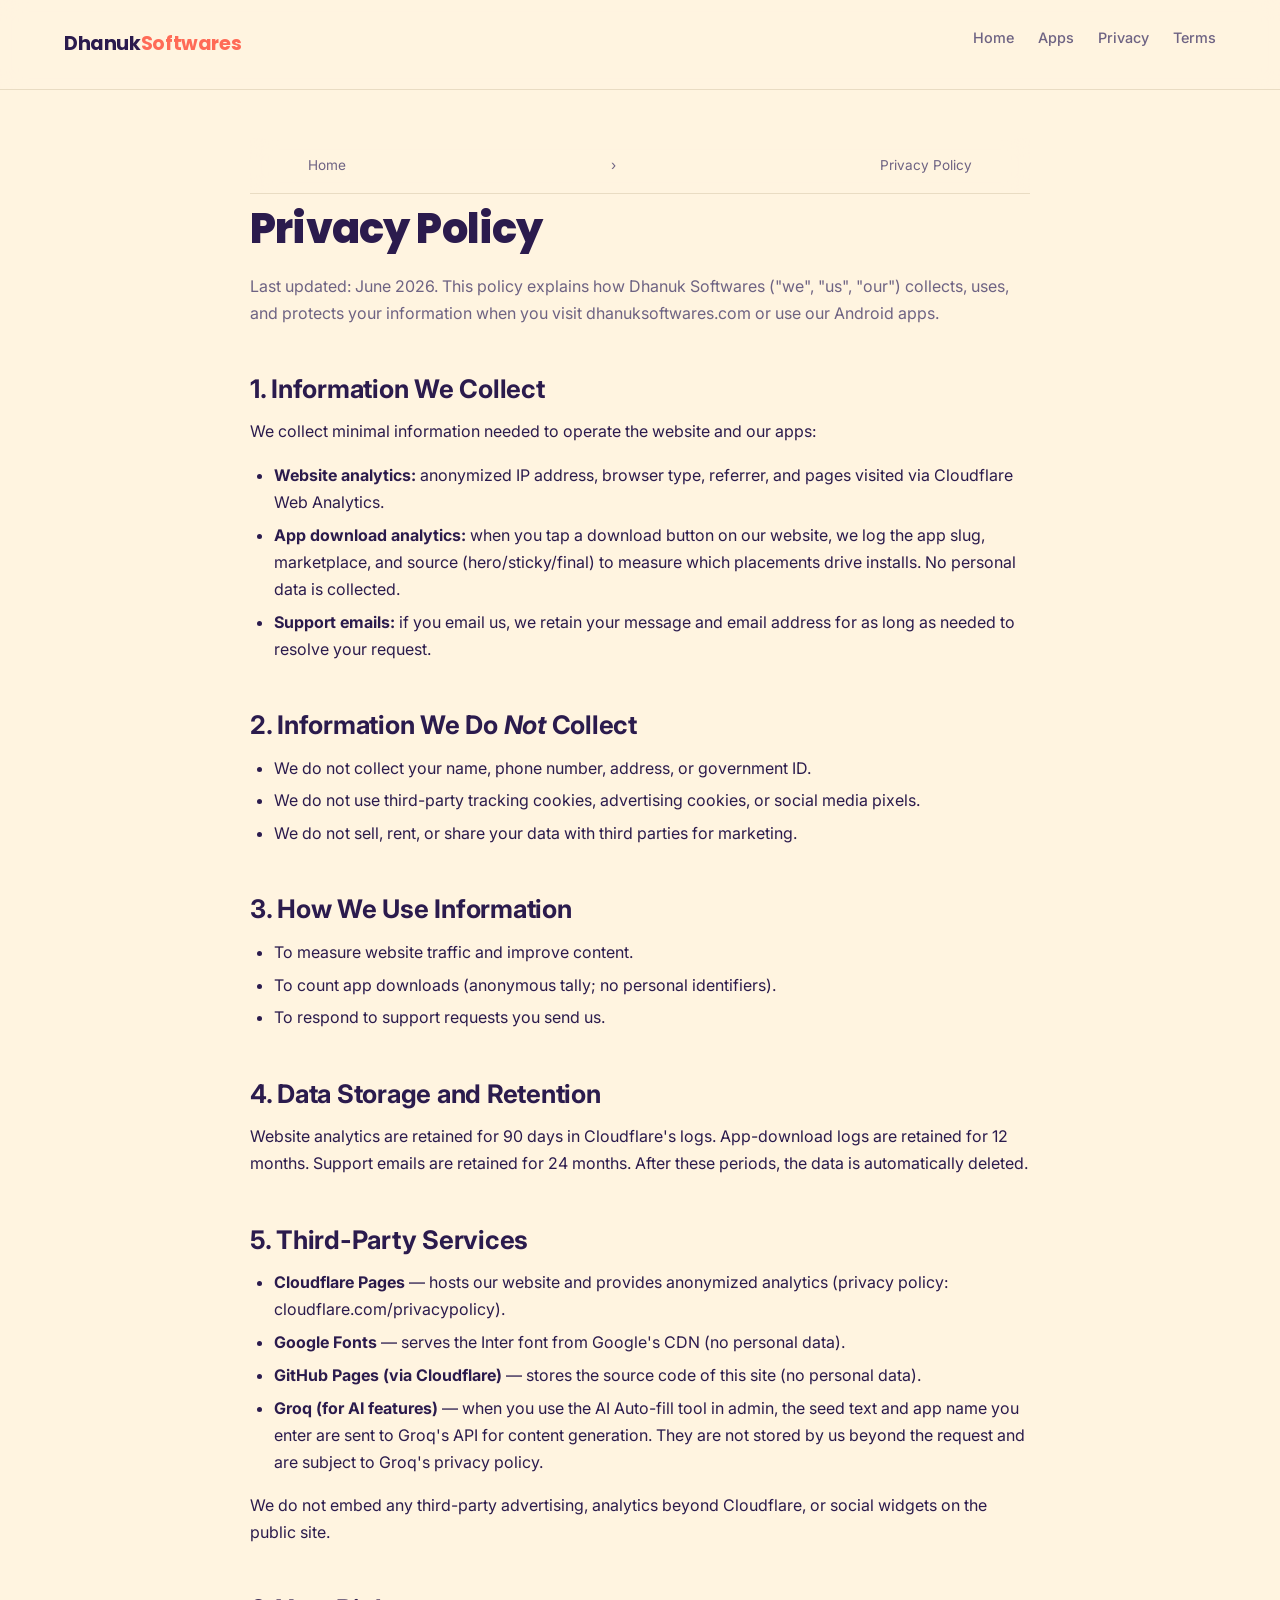
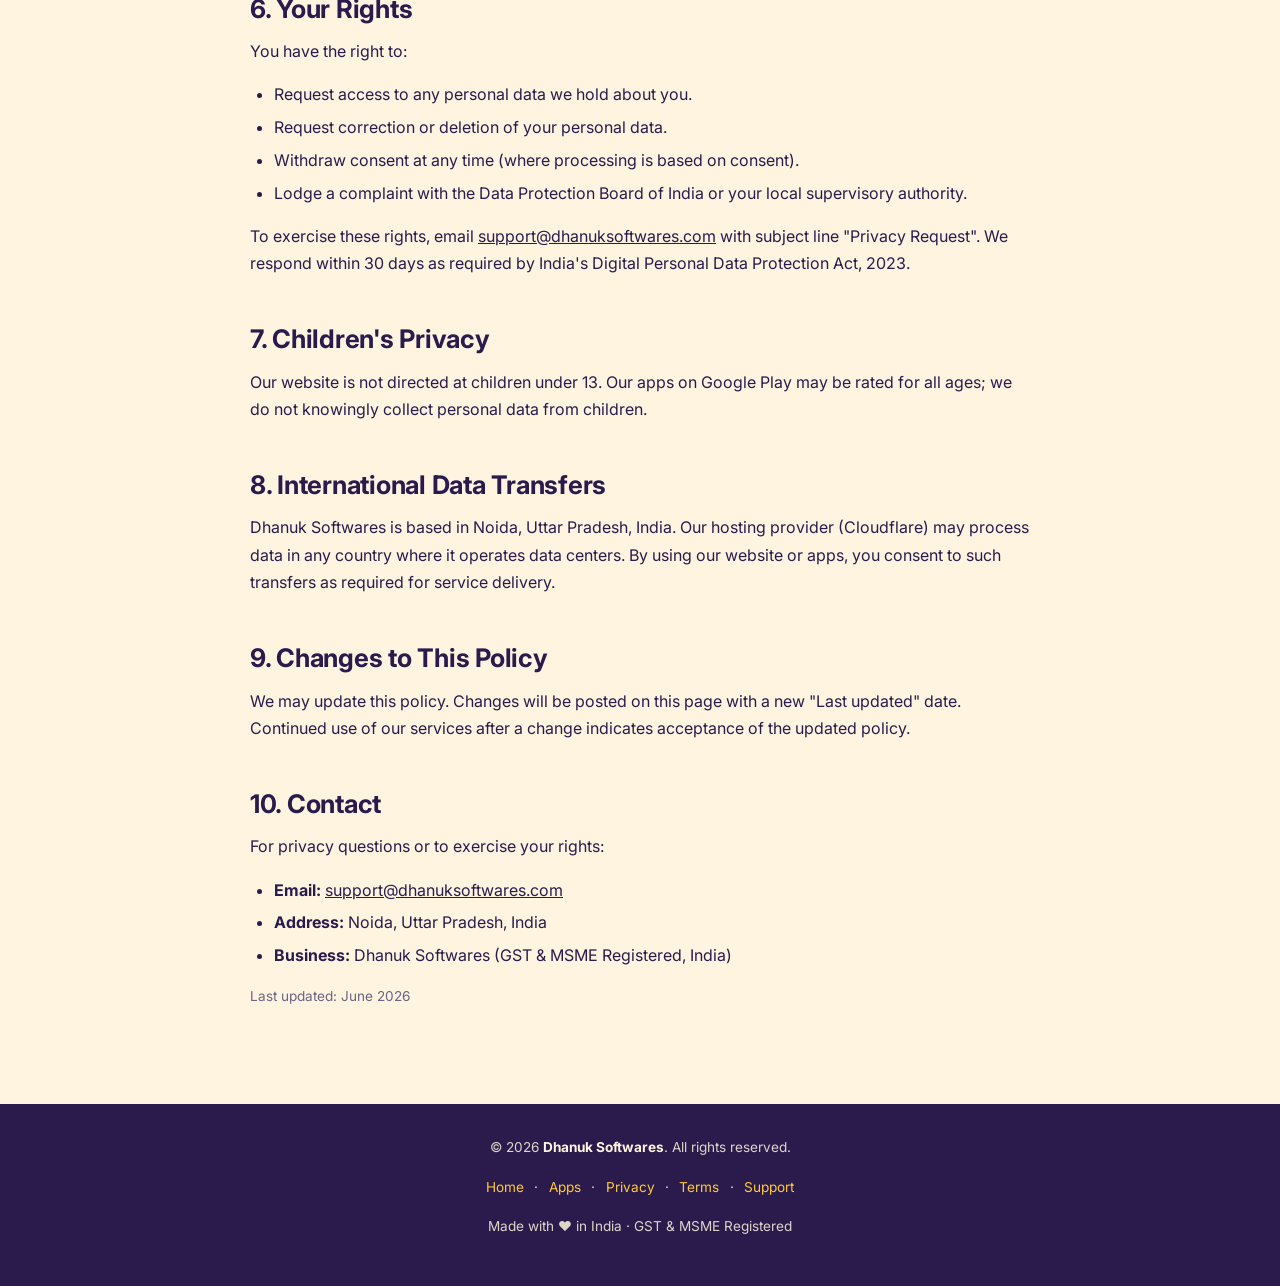
<file: privacy.html>
<!DOCTYPE html>
<html lang="en">
<head>
  <meta charset="UTF-8"/>
  <meta name="viewport" content="width=device-width, initial-scale=1.0"/>
  <title>Privacy Policy · Dhanuk Softwares</title>
  <meta name="description" content="Privacy Policy of Dhanuk Softwares — how we collect, use, and protect your data on dhanuksoftwares.com and our Android apps."/>
  <meta name="robots" content="index, follow"/>
  <link rel="canonical" href="https://dhanuksoftwares.com/privacy/"/>
  <link rel="icon" type="image/svg+xml" href="https://dhanuksoftwares.com/favicon.svg"/>
  <link rel="apple-touch-icon" href="https://dhanuksoftwares.com/apple-touch-icon.png"/>
  <link rel="manifest" href="https://dhanuksoftwares.com/manifest.json"/>
  <meta name="theme-color" content="#2B1B4D"/>

  <meta property="og:title" content="Privacy Policy · Dhanuk Softwares"/>
  <meta property="og:description" content="How Dhanuk Softwares collects, uses, and protects your data."/>
  <meta property="og:url" content="https://dhanuksoftwares.com/privacy/"/>
  <meta property="og:type" content="article"/>
  <meta property="og:site_name" content="Dhanuk Softwares"/>
  <meta property="og:locale" content="en_IN"/>
  <meta property="og:image" content="https://dhanuksoftwares.com/og-banner.png"/>

  <meta name="twitter:card" content="summary_large_image"/>
  <meta name="twitter:title" content="Privacy Policy · Dhanuk Softwares"/>
  <meta name="twitter:description" content="How Dhanuk Softwares collects, uses, and protects your data."/>

  <link rel="preconnect" href="https://fonts.googleapis.com"/>
  <link rel="preconnect" href="https://fonts.gstatic.com" crossorigin/>
  <link href="https://fonts.googleapis.com/css2?family=Inter:wght@400;500;600&family=Poppins:wght@600;700&display=swap" rel="stylesheet"/>
  <style>
    :root { --bg:#FFF4E0; --surface:#FFFFFF; --card:#FFFFFF; --accent:#2B1B4D; --accent2:#FF6B57; --text:#2B1B4D; --muted:#6E6383; --border:#E9DCC3; --danger:#ff5a5f; --warning:#FFC93C; --success:#3DDC97; }
    *,*::before,*::after { box-sizing:border-box; margin:0; padding:0; }
    html { scroll-behavior:smooth; overflow-wrap:break-word; }
    body { background:var(--bg); color:var(--text); font-family:'Inter',-apple-system,BlinkMacSystemFont,'Segoe UI',Roboto,sans-serif; line-height:1.7; overflow-x:hidden; min-height:100vh; display:flex; flex-direction:column; overflow-wrap:break-word; }
    body, p, li, h1, h2, h3, h4, a, span, dd, dt, blockquote, code, pre { overflow-wrap:break-word; word-wrap:break-word; }
    a:focus-visible, button:focus-visible { outline:2px solid var(--accent); outline-offset:2px; border-radius:4px; }
    .skip-link { position:absolute; left:-9999px; top:0; background:var(--accent); color:#fff; padding:0.7rem 1.2rem; z-index:200; border-radius:0 0 8px 0; text-decoration:none; font-weight:600; }
    .skip-link:focus { left:0; }
    nav { position:sticky; top:0; z-index:50; display:flex; align-items:center; justify-content:space-between; padding:1rem 5%; background:rgba(255,244,224,0.92); backdrop-filter:blur(12px); border-bottom:1px solid var(--border); }
    .nav-logo { font-family:'Poppins',sans-serif; font-weight:700; font-size:1.2rem; letter-spacing:-0.02em; color:#2B1B4D; text-decoration:none; }
    .nav-logo span { color:var(--accent2); }
    .nav-toggle { display:none; background:transparent; border:1px solid var(--border); border-radius:8px; padding:0.5rem; cursor:pointer; flex-direction:column; gap:4px; width:38px; height:38px; align-items:center; justify-content:center; }
    .nav-toggle-bar { display:block; width:18px; height:2px; background:var(--text); border-radius:1px; transition:transform 0.2s, opacity 0.2s; }
    .nav-toggle[aria-expanded="true"] .nav-toggle-bar:nth-child(1) { transform:translateY(6px) rotate(45deg); }
    .nav-toggle[aria-expanded="true"] .nav-toggle-bar:nth-child(2) { opacity:0; }
    .nav-toggle[aria-expanded="true"] .nav-toggle-bar:nth-child(3) { transform:translateY(-6px) rotate(-45deg); }
    nav ul { list-style:none; display:flex; gap:1.5rem; }
    nav ul a { text-decoration:none; color:var(--muted); font-size:0.9rem; font-weight:500; }
    nav ul a:hover { color:var(--text); }
    main { flex:1; padding:3rem 5%; }
    .container { max-width:780px; margin:0 auto; }
    .breadcrumb { padding:1rem 5%; font-size:0.85rem; color:var(--muted); }
    .breadcrumb a { color:var(--muted); text-decoration:none; }
    .breadcrumb a:hover { color:var(--accent); }
    .breadcrumb span { word-break:break-word; }
    h1 { font-family:'Poppins',sans-serif; font-size:clamp(1.8rem, 4vw, 2.6rem); font-weight:800; letter-spacing:-0.02em; margin-bottom:0.5rem; }
    h2 { font-family:'Inter',sans-serif; font-size:clamp(1.3rem, 2.5vw, 1.6rem); font-weight:700; letter-spacing:-0.01em; margin:2.5rem 0 0.5rem; color:var(--text); }
    .lead { color:var(--muted); margin-bottom:2rem; font-size:1rem; }
    p { margin-bottom:1rem; }
    ul { margin:0.5rem 0 1rem 1.5rem; }
    li { margin-bottom:0.35rem; }
    a { color:var(--accent); }
    .updated { font-size:0.85rem; color:var(--muted); margin-top:1rem; }
    footer { text-align:center; padding:2rem 5%; background:#2B1B4D; color:rgba(255,244,224,0.85); font-size:0.85rem; margin-top:2rem; }
    footer a { color:#FFC93C; text-decoration:none; }
    footer strong { color:#FFF4E0; }
    footer .footer-links a { margin: 0 0.4rem; }
    @media (max-width: 768px) {
      .nav-toggle { display:flex; }
      nav ul { display:none; position:absolute; top:100%; left:0; right:0; flex-direction:column; gap:0; background:rgba(255,244,224,0.98); border-bottom:1px solid var(--border); padding:0.5rem 0; }
      nav ul.open { display:flex; }
      nav ul li { width:100%; }
      nav ul a { display:block; padding:0.75rem 5%; }
      main { padding:2rem 5%; }
    }
    @media (prefers-reduced-motion: reduce) {
      *,*::before,*::after { animation-duration:0.01ms !important; transition-duration:0.01ms !important; scroll-behavior:auto !important; }
    }
  </style>
</head>
<body>
  <a href="#main" class="skip-link">Skip to main content</a>
  <nav>
    <a class="nav-logo" href="https://dhanuksoftwares.com/">Dhanuk<span>Softwares</span></a>
    <button class="nav-toggle" id="nav-toggle" aria-controls="nav-menu" aria-expanded="false" aria-label="Open navigation menu">
      <span class="nav-toggle-bar"></span><span class="nav-toggle-bar"></span><span class="nav-toggle-bar"></span>
    </button>
    <ul id="nav-menu">
      <li><a href="https://dhanuksoftwares.com/">Home</a></li>
      <li><a href="https://dhanuksoftwares.com/apps/">Apps</a></li>
      <li><a href="https://dhanuksoftwares.com/privacy/">Privacy</a></li>
      <li><a href="https://dhanuksoftwares.com/terms/">Terms</a></li>
    </ul>
  </nav>
  <main id="main">
    <nav class="breadcrumb container" aria-label="Breadcrumb">
      <a href="https://dhanuksoftwares.com/">Home</a> &rsaquo; <span>Privacy Policy</span>
    </nav>
    <article class="container">
      <h1>Privacy Policy</h1>
      <p class="lead">Last updated: June 2026. This policy explains how Dhanuk Softwares ("we", "us", "our") collects, uses, and protects your information when you visit dhanuksoftwares.com or use our Android apps.</p>

      <h2>1. Information We Collect</h2>
      <p>We collect minimal information needed to operate the website and our apps:</p>
      <ul>
        <li><strong>Website analytics:</strong> anonymized IP address, browser type, referrer, and pages visited via Cloudflare Web Analytics.</li>
        <li><strong>App download analytics:</strong> when you tap a download button on our website, we log the app slug, marketplace, and source (hero/sticky/final) to measure which placements drive installs. No personal data is collected.</li>
        <li><strong>Support emails:</strong> if you email us, we retain your message and email address for as long as needed to resolve your request.</li>
      </ul>

      <h2>2. Information We Do <em>Not</em> Collect</h2>
      <ul>
        <li>We do not collect your name, phone number, address, or government ID.</li>
        <li>We do not use third-party tracking cookies, advertising cookies, or social media pixels.</li>
        <li>We do not sell, rent, or share your data with third parties for marketing.</li>
      </ul>

      <h2>3. How We Use Information</h2>
      <ul>
        <li>To measure website traffic and improve content.</li>
        <li>To count app downloads (anonymous tally; no personal identifiers).</li>
        <li>To respond to support requests you send us.</li>
      </ul>

      <h2>4. Data Storage and Retention</h2>
      <p>Website analytics are retained for 90 days in Cloudflare's logs. App-download logs are retained for 12 months. Support emails are retained for 24 months. After these periods, the data is automatically deleted.</p>

      <h2>5. Third-Party Services</h2>
      <ul>
        <li><strong>Cloudflare Pages</strong> — hosts our website and provides anonymized analytics (privacy policy: cloudflare.com/privacypolicy).</li>
        <li><strong>Google Fonts</strong> — serves the Inter font from Google's CDN (no personal data).</li>
        <li><strong>GitHub Pages (via Cloudflare)</strong> — stores the source code of this site (no personal data).</li>
        <li><strong>Groq (for AI features)</strong> — when you use the AI Auto-fill tool in admin, the seed text and app name you enter are sent to Groq's API for content generation. They are not stored by us beyond the request and are subject to Groq's privacy policy.</li>
      </ul>
      <p>We do not embed any third-party advertising, analytics beyond Cloudflare, or social widgets on the public site.</p>

      <h2>6. Your Rights</h2>
      <p>You have the right to:</p>
      <ul>
        <li>Request access to any personal data we hold about you.</li>
        <li>Request correction or deletion of your personal data.</li>
        <li>Withdraw consent at any time (where processing is based on consent).</li>
        <li>Lodge a complaint with the Data Protection Board of India or your local supervisory authority.</li>
      </ul>
      <p>To exercise these rights, email <a href="mailto:support@dhanuksoftwares.com">support@dhanuksoftwares.com</a> with subject line "Privacy Request". We respond within 30 days as required by India's Digital Personal Data Protection Act, 2023.</p>

      <h2>7. Children's Privacy</h2>
      <p>Our website is not directed at children under 13. Our apps on Google Play may be rated for all ages; we do not knowingly collect personal data from children.</p>

      <h2>8. International Data Transfers</h2>
      <p>Dhanuk Softwares is based in Noida, Uttar Pradesh, India. Our hosting provider (Cloudflare) may process data in any country where it operates data centers. By using our website or apps, you consent to such transfers as required for service delivery.</p>

      <h2>9. Changes to This Policy</h2>
      <p>We may update this policy. Changes will be posted on this page with a new "Last updated" date. Continued use of our services after a change indicates acceptance of the updated policy.</p>

      <h2>10. Contact</h2>
      <p>For privacy questions or to exercise your rights:</p>
      <ul>
        <li><strong>Email:</strong> <a href="mailto:support@dhanuksoftwares.com">support@dhanuksoftwares.com</a></li>
        <li><strong>Address:</strong> Noida, Uttar Pradesh, India</li>
        <li><strong>Business:</strong> Dhanuk Softwares (GST &amp; MSME Registered, India)</li>
      </ul>

      <p class="updated">Last updated: June 2026</p>
    </article>
  </main>
  <footer>
    <p>&copy; <span id="footer-year">2026</span> <strong>Dhanuk Softwares</strong>. All rights reserved.</p>
    <p class="footer-links" style="margin-top:0.4rem;">
      <a href="https://dhanuksoftwares.com/">Home</a> &middot;
      <a href="https://dhanuksoftwares.com/apps/">Apps</a> &middot;
      <a href="https://dhanuksoftwares.com/privacy/">Privacy</a> &middot;
      <a href="https://dhanuksoftwares.com/terms/">Terms</a> &middot;
      <a href="mailto:support@dhanuksoftwares.com">Support</a>
    </p>
    <p style="margin-top:0.4rem;">Made with &#9829; in India &middot; GST &amp; MSME Registered</p>
  </footer>
  <script>
    document.getElementById('footer-year').textContent = new Date().getFullYear();
    (function() {
      var btn = document.getElementById('nav-toggle');
      var menu = document.getElementById('nav-menu');
      if (!btn || !menu) return;
      btn.addEventListener('click', function() {
        var open = menu.classList.toggle('open');
        btn.setAttribute('aria-expanded', open ? 'true' : 'false');
      });
      menu.querySelectorAll('a').forEach(function(a) {
        a.addEventListener('click', function() {
          menu.classList.remove('open');
          btn.setAttribute('aria-expanded', 'false');
        });
      });
    })();
  </script>
</body>
</html>
</file>
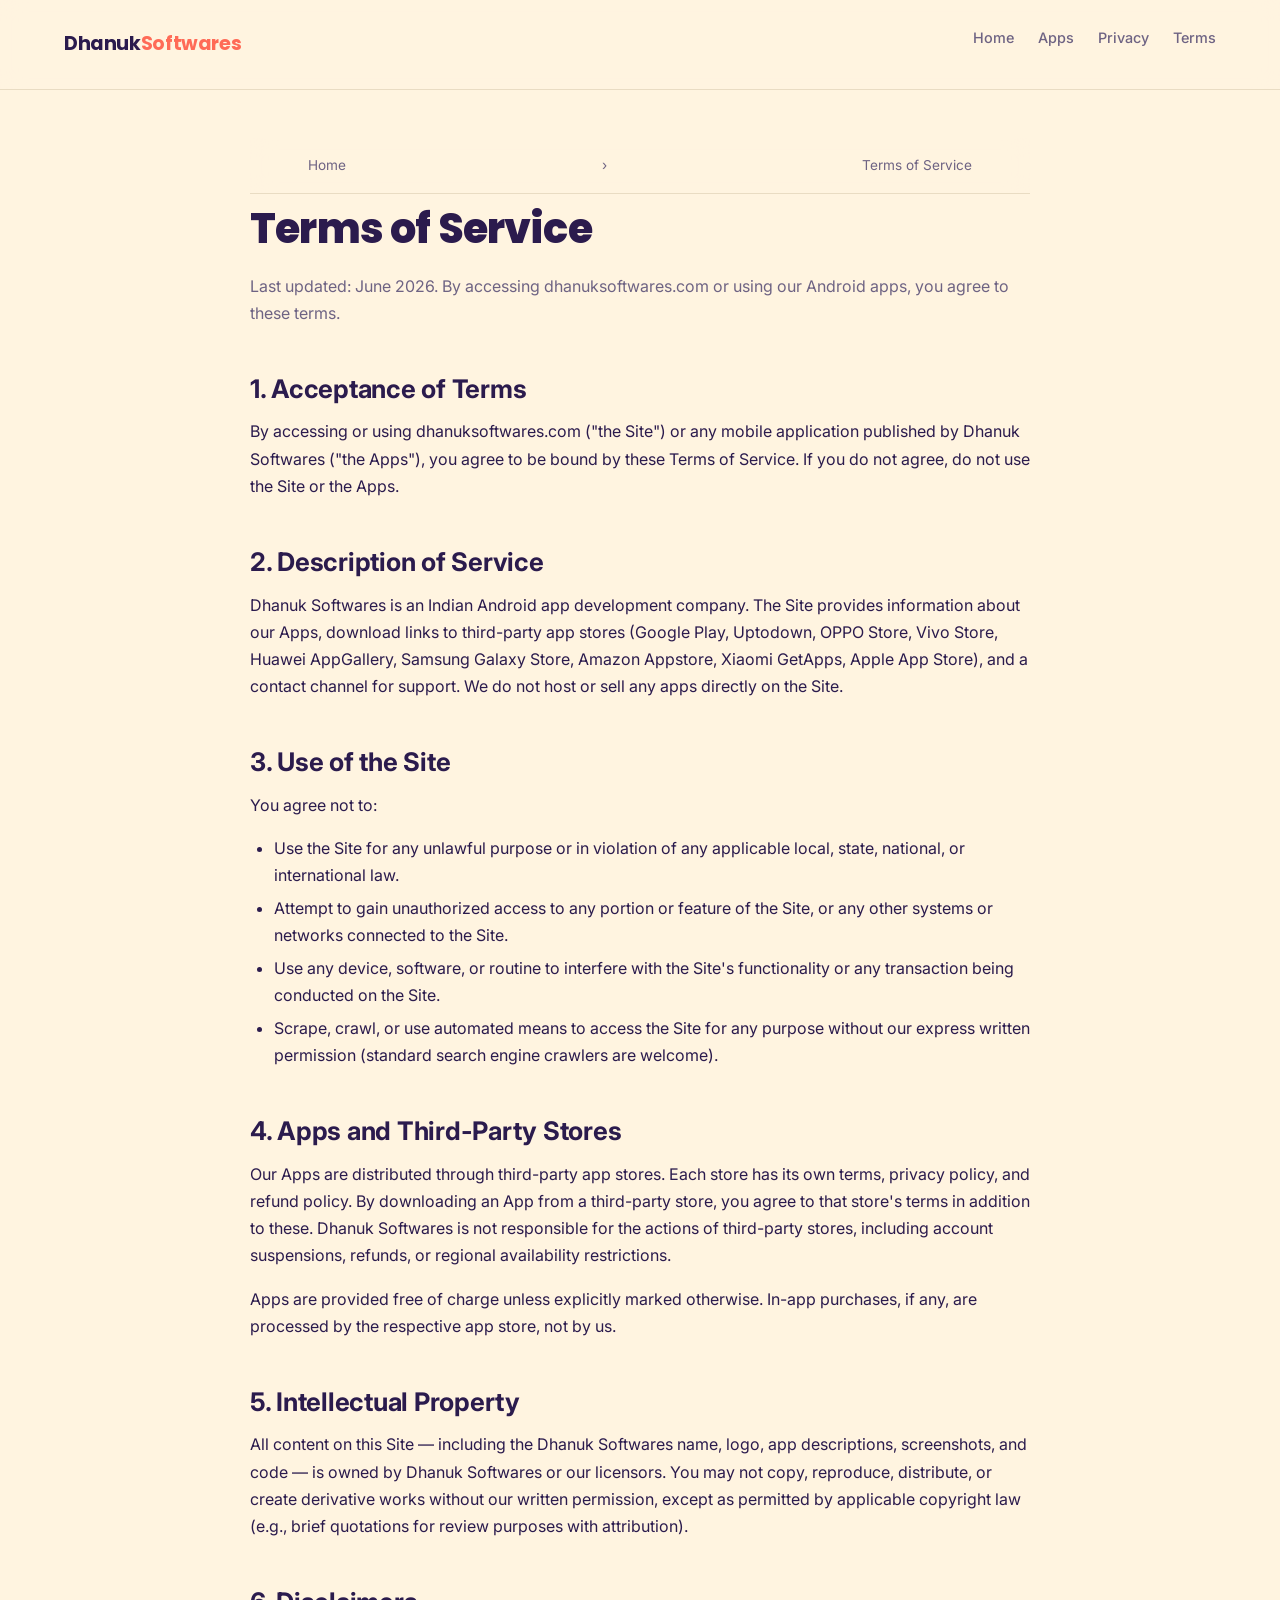
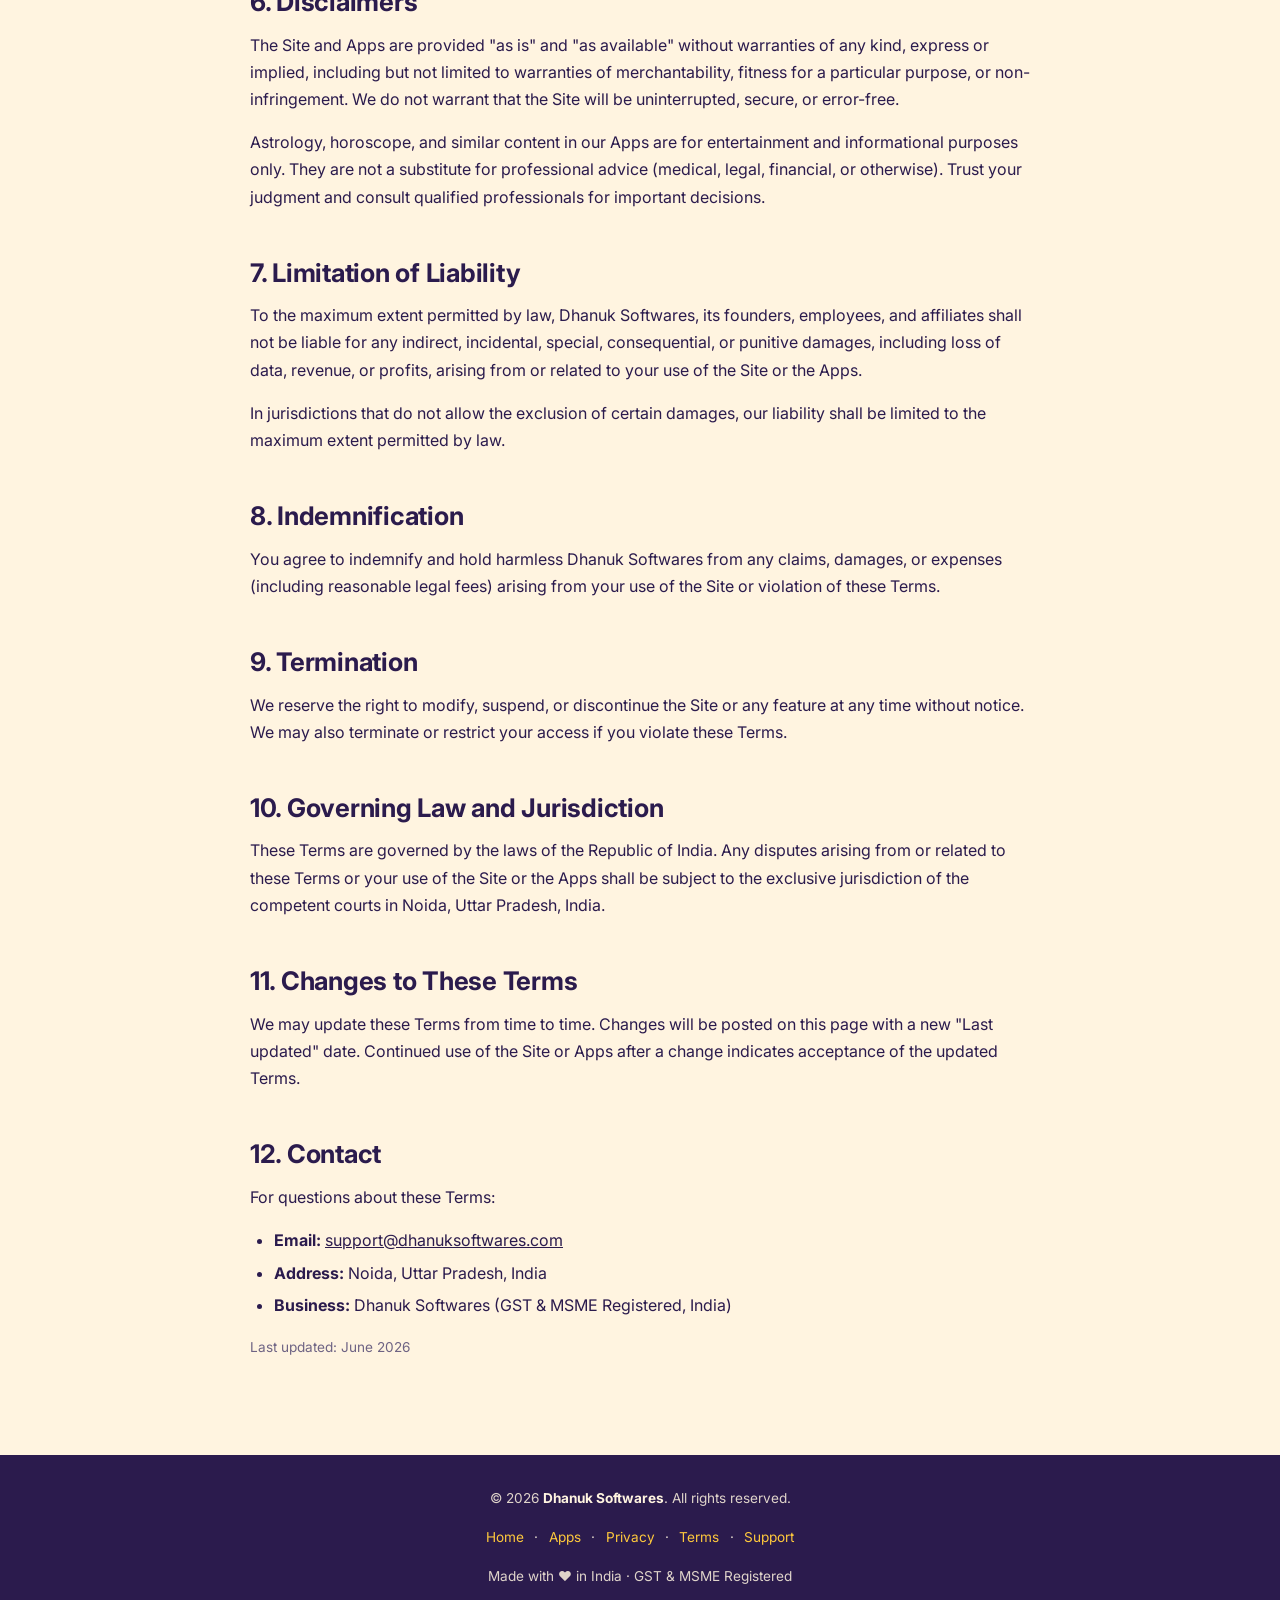
<file: terms.html>
<!DOCTYPE html>
<html lang="en">
<head>
  <meta charset="UTF-8"/>
  <meta name="viewport" content="width=device-width, initial-scale=1.0"/>
  <title>Terms of Service · Dhanuk Softwares</title>
  <meta name="description" content="Terms of Service for using dhanuksoftwares.com and Dhanuk Softwares Android apps. Governed by Indian law."/>
  <meta name="robots" content="index, follow"/>
  <link rel="canonical" href="https://dhanuksoftwares.com/terms/"/>
  <link rel="icon" type="image/svg+xml" href="https://dhanuksoftwares.com/favicon.svg"/>
  <link rel="apple-touch-icon" href="https://dhanuksoftwares.com/apple-touch-icon.png"/>
  <link rel="manifest" href="https://dhanuksoftwares.com/manifest.json"/>
  <meta name="theme-color" content="#2B1B4D"/>

  <meta property="og:title" content="Terms of Service · Dhanuk Softwares"/>
  <meta property="og:description" content="Terms of Service for using dhanuksoftwares.com and our Android apps."/>
  <meta property="og:url" content="https://dhanuksoftwares.com/terms/"/>
  <meta property="og:type" content="article"/>
  <meta property="og:site_name" content="Dhanuk Softwares"/>
  <meta property="og:locale" content="en_IN"/>
  <meta property="og:image" content="https://dhanuksoftwares.com/og-banner.png"/>

  <meta name="twitter:card" content="summary_large_image"/>
  <meta name="twitter:title" content="Terms of Service · Dhanuk Softwares"/>
  <meta name="twitter:description" content="Terms of Service for using dhanuksoftwares.com and our Android apps."/>

  <link rel="preconnect" href="https://fonts.googleapis.com"/>
  <link rel="preconnect" href="https://fonts.gstatic.com" crossorigin/>
  <link href="https://fonts.googleapis.com/css2?family=Inter:wght@400;500;600&family=Poppins:wght@600;700&display=swap" rel="stylesheet"/>
  <style>
    :root { --bg:#FFF4E0; --surface:#FFFFFF; --card:#FFFFFF; --accent:#2B1B4D; --accent2:#FF6B57; --text:#2B1B4D; --muted:#6E6383; --border:#E9DCC3; --danger:#ff5a5f; --warning:#FFC93C; --success:#3DDC97; }
    *,*::before,*::after { box-sizing:border-box; margin:0; padding:0; }
    html { scroll-behavior:smooth; overflow-wrap:break-word; }
    body { background:var(--bg); color:var(--text); font-family:'Inter',-apple-system,BlinkMacSystemFont,'Segoe UI',Roboto,sans-serif; line-height:1.7; overflow-x:hidden; min-height:100vh; display:flex; flex-direction:column; overflow-wrap:break-word; }
    body, p, li, h1, h2, h3, h4, a, span, dd, dt, blockquote, code, pre { overflow-wrap:break-word; word-wrap:break-word; }
    a:focus-visible, button:focus-visible { outline:2px solid var(--accent); outline-offset:2px; border-radius:4px; }
    .skip-link { position:absolute; left:-9999px; top:0; background:var(--accent); color:#fff; padding:0.7rem 1.2rem; z-index:200; border-radius:0 0 8px 0; text-decoration:none; font-weight:600; }
    .skip-link:focus { left:0; }
    nav { position:sticky; top:0; z-index:50; display:flex; align-items:center; justify-content:space-between; padding:1rem 5%; background:rgba(255,244,224,0.92); backdrop-filter:blur(12px); border-bottom:1px solid var(--border); }
    .nav-logo { font-family:'Poppins',sans-serif; font-weight:700; font-size:1.2rem; letter-spacing:-0.02em; color:#2B1B4D; text-decoration:none; }
    .nav-logo span { color:var(--accent2); }
    .nav-toggle { display:none; background:transparent; border:1px solid var(--border); border-radius:8px; padding:0.5rem; cursor:pointer; flex-direction:column; gap:4px; width:38px; height:38px; align-items:center; justify-content:center; }
    .nav-toggle-bar { display:block; width:18px; height:2px; background:var(--text); border-radius:1px; transition:transform 0.2s, opacity 0.2s; }
    .nav-toggle[aria-expanded="true"] .nav-toggle-bar:nth-child(1) { transform:translateY(6px) rotate(45deg); }
    .nav-toggle[aria-expanded="true"] .nav-toggle-bar:nth-child(2) { opacity:0; }
    .nav-toggle[aria-expanded="true"] .nav-toggle-bar:nth-child(3) { transform:translateY(-6px) rotate(-45deg); }
    nav ul { list-style:none; display:flex; gap:1.5rem; }
    nav ul a { text-decoration:none; color:var(--muted); font-size:0.9rem; font-weight:500; }
    nav ul a:hover { color:var(--text); }
    main { flex:1; padding:3rem 5%; }
    .container { max-width:780px; margin:0 auto; }
    .breadcrumb { padding:1rem 5%; font-size:0.85rem; color:var(--muted); }
    .breadcrumb a { color:var(--muted); text-decoration:none; }
    .breadcrumb a:hover { color:var(--accent); }
    .breadcrumb span { word-break:break-word; }
    h1 { font-family:'Poppins',sans-serif; font-size:clamp(1.8rem, 4vw, 2.6rem); font-weight:800; letter-spacing:-0.02em; margin-bottom:0.5rem; }
    h2 { font-family:'Inter',sans-serif; font-size:clamp(1.3rem, 2.5vw, 1.6rem); font-weight:700; letter-spacing:-0.01em; margin:2.5rem 0 0.5rem; color:var(--text); }
    .lead { color:var(--muted); margin-bottom:2rem; font-size:1rem; }
    p { margin-bottom:1rem; }
    ul { margin:0.5rem 0 1rem 1.5rem; }
    li { margin-bottom:0.35rem; }
    a { color:var(--accent); }
    .updated { font-size:0.85rem; color:var(--muted); margin-top:1rem; }
    footer { text-align:center; padding:2rem 5%; background:#2B1B4D; color:rgba(255,244,224,0.85); font-size:0.85rem; margin-top:2rem; }
    footer a { color:#FFC93C; text-decoration:none; }
    footer strong { color:#FFF4E0; }
    footer .footer-links a { margin: 0 0.4rem; }
    @media (max-width: 768px) {
      .nav-toggle { display:flex; }
      nav ul { display:none; position:absolute; top:100%; left:0; right:0; flex-direction:column; gap:0; background:rgba(255,244,224,0.98); border-bottom:1px solid var(--border); padding:0.5rem 0; }
      nav ul.open { display:flex; }
      nav ul li { width:100%; }
      nav ul a { display:block; padding:0.75rem 5%; }
      main { padding:2rem 5%; }
    }
    @media (prefers-reduced-motion: reduce) {
      *,*::before,*::after { animation-duration:0.01ms !important; transition-duration:0.01ms !important; scroll-behavior:auto !important; }
    }
  </style>
</head>
<body>
  <a href="#main" class="skip-link">Skip to main content</a>
  <nav>
    <a class="nav-logo" href="https://dhanuksoftwares.com/">Dhanuk<span>Softwares</span></a>
    <button class="nav-toggle" id="nav-toggle" aria-controls="nav-menu" aria-expanded="false" aria-label="Open navigation menu">
      <span class="nav-toggle-bar"></span><span class="nav-toggle-bar"></span><span class="nav-toggle-bar"></span>
    </button>
    <ul id="nav-menu">
      <li><a href="https://dhanuksoftwares.com/">Home</a></li>
      <li><a href="https://dhanuksoftwares.com/apps/">Apps</a></li>
      <li><a href="https://dhanuksoftwares.com/privacy/">Privacy</a></li>
      <li><a href="https://dhanuksoftwares.com/terms/">Terms</a></li>
    </ul>
  </nav>
  <main id="main">
    <nav class="breadcrumb container" aria-label="Breadcrumb">
      <a href="https://dhanuksoftwares.com/">Home</a> &rsaquo; <span>Terms of Service</span>
    </nav>
    <article class="container">
      <h1>Terms of Service</h1>
      <p class="lead">Last updated: June 2026. By accessing dhanuksoftwares.com or using our Android apps, you agree to these terms.</p>

      <h2>1. Acceptance of Terms</h2>
      <p>By accessing or using dhanuksoftwares.com ("the Site") or any mobile application published by Dhanuk Softwares ("the Apps"), you agree to be bound by these Terms of Service. If you do not agree, do not use the Site or the Apps.</p>

      <h2>2. Description of Service</h2>
      <p>Dhanuk Softwares is an Indian Android app development company. The Site provides information about our Apps, download links to third-party app stores (Google Play, Uptodown, OPPO Store, Vivo Store, Huawei AppGallery, Samsung Galaxy Store, Amazon Appstore, Xiaomi GetApps, Apple App Store), and a contact channel for support. We do not host or sell any apps directly on the Site.</p>

      <h2>3. Use of the Site</h2>
      <p>You agree not to:</p>
      <ul>
        <li>Use the Site for any unlawful purpose or in violation of any applicable local, state, national, or international law.</li>
        <li>Attempt to gain unauthorized access to any portion or feature of the Site, or any other systems or networks connected to the Site.</li>
        <li>Use any device, software, or routine to interfere with the Site's functionality or any transaction being conducted on the Site.</li>
        <li>Scrape, crawl, or use automated means to access the Site for any purpose without our express written permission (standard search engine crawlers are welcome).</li>
      </ul>

      <h2>4. Apps and Third-Party Stores</h2>
      <p>Our Apps are distributed through third-party app stores. Each store has its own terms, privacy policy, and refund policy. By downloading an App from a third-party store, you agree to that store's terms in addition to these. Dhanuk Softwares is not responsible for the actions of third-party stores, including account suspensions, refunds, or regional availability restrictions.</p>
      <p>Apps are provided free of charge unless explicitly marked otherwise. In-app purchases, if any, are processed by the respective app store, not by us.</p>

      <h2>5. Intellectual Property</h2>
      <p>All content on this Site — including the Dhanuk Softwares name, logo, app descriptions, screenshots, and code — is owned by Dhanuk Softwares or our licensors. You may not copy, reproduce, distribute, or create derivative works without our written permission, except as permitted by applicable copyright law (e.g., brief quotations for review purposes with attribution).</p>

      <h2>6. Disclaimers</h2>
      <p>The Site and Apps are provided "as is" and "as available" without warranties of any kind, express or implied, including but not limited to warranties of merchantability, fitness for a particular purpose, or non-infringement. We do not warrant that the Site will be uninterrupted, secure, or error-free.</p>
      <p>Astrology, horoscope, and similar content in our Apps are for entertainment and informational purposes only. They are not a substitute for professional advice (medical, legal, financial, or otherwise). Trust your judgment and consult qualified professionals for important decisions.</p>

      <h2>7. Limitation of Liability</h2>
      <p>To the maximum extent permitted by law, Dhanuk Softwares, its founders, employees, and affiliates shall not be liable for any indirect, incidental, special, consequential, or punitive damages, including loss of data, revenue, or profits, arising from or related to your use of the Site or the Apps.</p>
      <p>In jurisdictions that do not allow the exclusion of certain damages, our liability shall be limited to the maximum extent permitted by law.</p>

      <h2>8. Indemnification</h2>
      <p>You agree to indemnify and hold harmless Dhanuk Softwares from any claims, damages, or expenses (including reasonable legal fees) arising from your use of the Site or violation of these Terms.</p>

      <h2>9. Termination</h2>
      <p>We reserve the right to modify, suspend, or discontinue the Site or any feature at any time without notice. We may also terminate or restrict your access if you violate these Terms.</p>

      <h2>10. Governing Law and Jurisdiction</h2>
      <p>These Terms are governed by the laws of the Republic of India. Any disputes arising from or related to these Terms or your use of the Site or the Apps shall be subject to the exclusive jurisdiction of the competent courts in Noida, Uttar Pradesh, India.</p>

      <h2>11. Changes to These Terms</h2>
      <p>We may update these Terms from time to time. Changes will be posted on this page with a new "Last updated" date. Continued use of the Site or Apps after a change indicates acceptance of the updated Terms.</p>

      <h2>12. Contact</h2>
      <p>For questions about these Terms:</p>
      <ul>
        <li><strong>Email:</strong> <a href="mailto:support@dhanuksoftwares.com">support@dhanuksoftwares.com</a></li>
        <li><strong>Address:</strong> Noida, Uttar Pradesh, India</li>
        <li><strong>Business:</strong> Dhanuk Softwares (GST &amp; MSME Registered, India)</li>
      </ul>

      <p class="updated">Last updated: June 2026</p>
    </article>
  </main>
  <footer>
    <p>&copy; <span id="footer-year">2026</span> <strong>Dhanuk Softwares</strong>. All rights reserved.</p>
    <p class="footer-links" style="margin-top:0.4rem;">
      <a href="https://dhanuksoftwares.com/">Home</a> &middot;
      <a href="https://dhanuksoftwares.com/apps/">Apps</a> &middot;
      <a href="https://dhanuksoftwares.com/privacy/">Privacy</a> &middot;
      <a href="https://dhanuksoftwares.com/terms/">Terms</a> &middot;
      <a href="mailto:support@dhanuksoftwares.com">Support</a>
    </p>
    <p style="margin-top:0.4rem;">Made with &#9829; in India &middot; GST &amp; MSME Registered</p>
  </footer>
  <script>
    document.getElementById('footer-year').textContent = new Date().getFullYear();
    (function() {
      var btn = document.getElementById('nav-toggle');
      var menu = document.getElementById('nav-menu');
      if (!btn || !menu) return;
      btn.addEventListener('click', function() {
        var open = menu.classList.toggle('open');
        btn.setAttribute('aria-expanded', open ? 'true' : 'false');
      });
      menu.querySelectorAll('a').forEach(function(a) {
        a.addEventListener('click', function() {
          menu.classList.remove('open');
          btn.setAttribute('aria-expanded', 'false');
        });
      });
    })();
  </script>
</body>
</html>
</file>
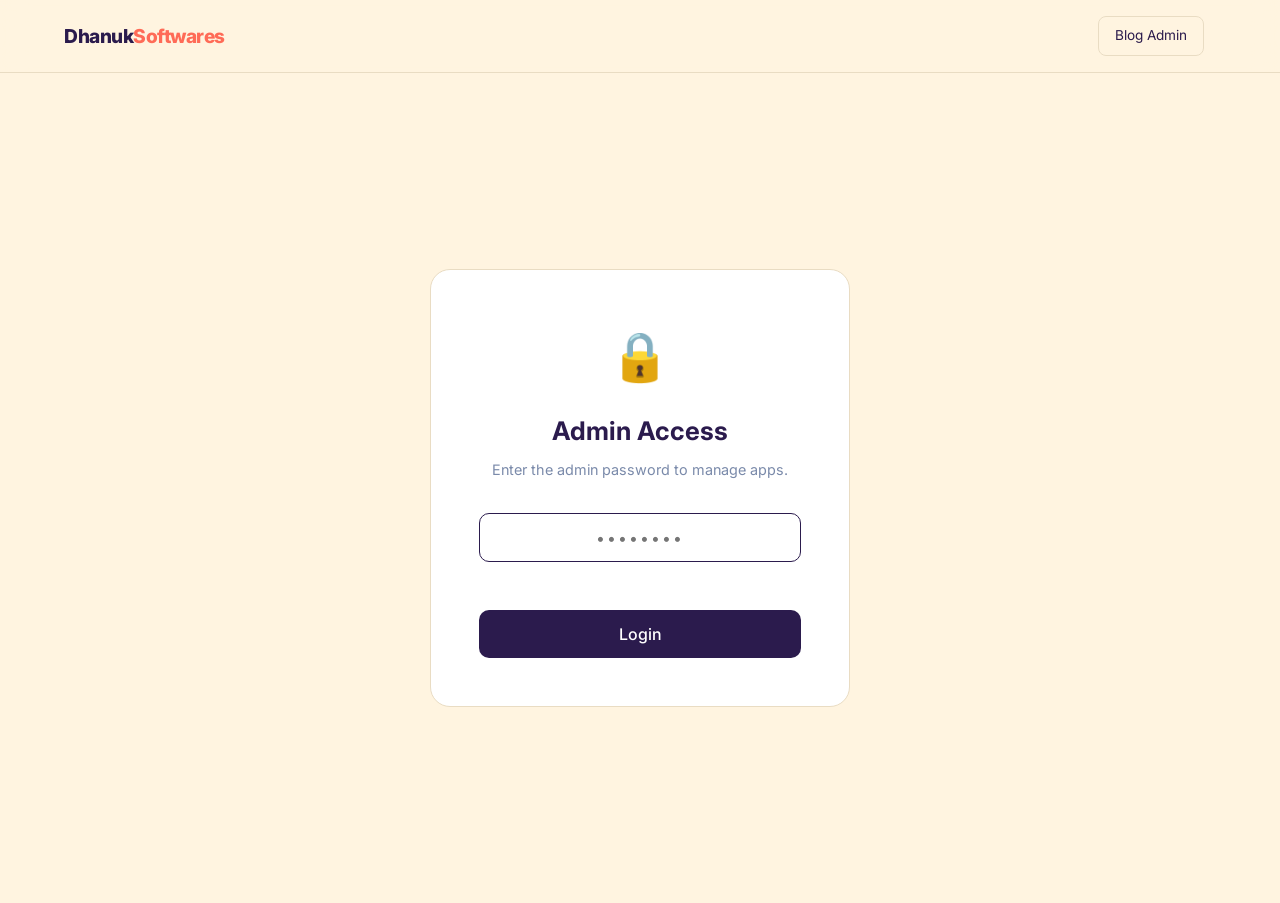
<file: docs/admin.html>
<!DOCTYPE html>
<html lang="en">
<head>
  <meta charset="UTF-8" />
  <meta name="viewport" content="width=device-width, initial-scale=1.0"/>
  <title>Dhanuk Softwares &ndash; Admin</title>
  <meta name="robots" content="noindex, nofollow"/>
  <link rel="preconnect" href="https://fonts.googleapis.com"/>
  <link href="https://fonts.googleapis.com/css2?family=Inter:wght@400;500;600&family=Poppins:wght@600;700&display=swap" rel="stylesheet"/>
  <!-- Typography: Inter -->
  <style>
    :root {
      --bg: #FFF4E0;
      --surface: #FFFFFF;
      --card: #FFFFFF;
      --accent: #2B1B4D;
      --accent2: #FF6B57;
      --text: #2B1B4D;
      --muted: #7a8aaa;
      --border: #E9DCC3;
      --danger: #ff5a5f;
    }
    *, *::before, *::after { box-sizing: border-box; margin: 0; padding: 0; }
    html { scroll-behavior: smooth; overflow-wrap: break-word; }
    body {
      background: var(--bg);
      color: var(--text);
      font-family: 'Inter', sans-serif;
      font-size: 16px;
      line-height: 1.6;
      min-height: 100vh;
      overflow-x: hidden;
      overflow-wrap: break-word;
    }
    body, p, li, h1, h2, h3, h4, a, span, dd, dt, blockquote, code, pre { overflow-wrap: break-word; word-wrap: break-word; }

    nav {
      position: sticky; top: 0; z-index: 100;
      display: flex; align-items: center; justify-content: space-between;
      padding: 1rem 5%;
      background: rgba(255,244,224,0.85);
      backdrop-filter: blur(14px);
      border-bottom: 1px solid var(--border);
    }
    .nav-logo {
      font-family: 'Inter', sans-serif; font-weight: 800; font-size: 1.2rem;
      color: var(--accent); letter-spacing: -0.5px; text-decoration: none;
    }
    .nav-logo span { color: var(--accent2); }
    .nav-right { display: flex; gap: 0.75rem; align-items: center; }
    .nav-btn {
      background: transparent; border: 1px solid var(--border); color: var(--text);
      padding: 0.5rem 1rem; border-radius: 8px; cursor: pointer;
      font-family: 'Inter', sans-serif; font-size: 0.85rem;
      transition: border-color 0.2s, color 0.2s;
    }
    .nav-btn:hover { border-color: var(--accent); color: var(--accent); }
    .nav-btn.danger:hover { border-color: var(--danger); color: var(--danger); }
    .nav-user { color: var(--muted); font-size: 0.85rem; }

    .login-screen {
      min-height: calc(100vh - 70px);
      display: flex; align-items: center; justify-content: center;
      padding: 2rem;
    }
    .login-card {
      background: var(--card); border: 1px solid var(--border);
      border-radius: 20px; padding: 3rem; max-width: 420px; width: 100%;
      text-align: center;
    }
    .login-icon { font-size: 3rem; margin-bottom: 1rem; }
    .login-title {
      font-family: 'Inter', sans-serif; font-size: 1.6rem; font-weight: 700;
      margin-bottom: 0.4rem;
    }
    .login-sub { color: var(--muted); font-size: 0.9rem; margin-bottom: 2rem; }
    .login-card input {
      width: 100%; padding: 0.85rem 1rem; border-radius: 10px;
      background: var(--surface); border: 1px solid var(--border);
      color: var(--text); font-family: 'Inter', sans-serif; font-size: 1rem;
      text-align: center; letter-spacing: 2px;
      transition: border-color 0.2s;
    }
    .login-card input:focus { outline: none; border-color: var(--accent); }
    .login-error {
      color: var(--danger); font-size: 0.85rem; margin-top: 0.75rem;
      min-height: 1.2em;
    }
    .login-btn {
      width: 100%; margin-top: 1.25rem; padding: 0.85rem 1rem;
      background: var(--accent); color: #fff; border: none;
      border-radius: 10px; font-family: 'Inter', sans-serif;
      font-weight: 500; font-size: 1rem; cursor: pointer;
      transition: background 0.2s, transform 0.15s;
    }
    .login-btn:hover { background: #1E1339; transform: translateY(-1px); }

    .panel-wrap { padding: 2rem 5% 4rem; }
    .panel-header { margin-bottom: 2rem; }
    .panel-header h1 {
      font-family: 'Inter', sans-serif; font-size: clamp(1.6rem, 3.5vw, 2.2rem);
      font-weight: 700; letter-spacing: -1px; margin-bottom: 0.3rem;
    }
    .panel-header p { color: var(--muted); font-size: 0.95rem; }
    .panel-grid {
      display: grid;
      grid-template-columns: 1fr 1fr;
      gap: 2rem;
      align-items: start;
    }

    .box {
      background: var(--card); border: 1px solid var(--border);
      border-radius: 16px; padding: 1.75rem;
    }
    .box-title {
      font-family: 'Inter', sans-serif; font-size: 1.1rem;
      font-weight: 700; margin-bottom: 0.25rem;
    }
    .box-sub { color: var(--muted); font-size: 0.85rem; margin-bottom: 1.5rem; }

    .form-row { margin-bottom: 1rem; }
    .form-row label {
      display: block; font-size: 0.8rem; color: var(--muted);
      margin-bottom: 0.35rem; font-weight: 500;
    }
    .form-row input, .form-row select, .form-row textarea {
      width: 100%; padding: 0.7rem 0.9rem; border-radius: 8px;
      background: var(--surface); border: 1px solid var(--border);
      color: var(--text); font-family: 'Inter', sans-serif; font-size: 0.9rem;
      transition: border-color 0.2s;
    }
    .form-row textarea { resize: vertical; min-height: 70px; }
    .form-row input:focus, .form-row select:focus, .form-row textarea:focus {
      outline: none; border-color: var(--accent);
    }
    .form-grid-2 {
      display: grid; grid-template-columns: 1fr 1fr; gap: 1rem;
    }
    .form-grid-3 {
      display: grid; grid-template-columns: 1fr 1fr 1fr; gap: 1rem;
    }
    .form-actions {
      display: flex; gap: 0.75rem; margin-top: 1.25rem;
      flex-wrap: wrap;
    }
    .mp-row {
      display: grid; grid-template-columns: 1fr 2fr auto; gap: 0.4rem;
      margin-bottom: 0.4rem; align-items: center;
    }
    .mp-row input { min-width: 0; }
    .btn {
      padding: 0.7rem 1.4rem; border-radius: 8px; cursor: pointer;
      font-family: 'Inter', sans-serif; font-weight: 500; font-size: 0.9rem;
      border: 1px solid transparent; transition: all 0.2s;
    }
    .btn-primary {
      background: var(--accent); color: #fff; border-color: var(--accent);
    }
    .btn-primary:hover { background: #1E1339; border-color: #1E1339; }
    .btn-primary:disabled { background: var(--muted); border-color: var(--muted); cursor: not-allowed; }
    .btn-secondary {
      background: transparent; color: var(--text); border-color: var(--border);
    }
    .btn-secondary:hover { border-color: var(--accent); color: var(--accent); }
    .btn-sm {
      padding: 0.4rem 0.75rem; font-size: 0.78rem;
    }
    .btn-danger {
      background: transparent; color: var(--danger); border-color: rgba(255,90,95,0.35);
    }
    .btn-danger:hover { background: rgba(255,90,95,0.1); }
    .btn-edit {
      background: transparent; color: var(--accent); border-color: rgba(43,27,77,0.35);
    }
    .btn-edit:hover { background: rgba(43,27,77,0.1); }

    .apps-list {
      display: flex; flex-direction: column; gap: 0.75rem;
      max-height: 380px; overflow-y: auto; margin-bottom: 1.5rem;
      padding-right: 0.4rem;
    }
    .apps-list::-webkit-scrollbar { width: 8px; }
    .apps-list::-webkit-scrollbar-track { background: var(--surface); border-radius: 4px; }
    .apps-list::-webkit-scrollbar-thumb { background: var(--border); border-radius: 4px; }
    .admin-app-card {
      background: var(--surface); border: 1px solid var(--border);
      border-radius: 10px; padding: 0.9rem 1rem;
      display: flex; align-items: center; gap: 0.75rem;
    }
    .admin-app-emoji { font-size: 1.5rem; flex-shrink: 0; }
    .admin-app-info { flex: 1; min-width: 0; }
    .admin-app-name {
      font-family: 'Inter', sans-serif; font-weight: 700; font-size: 0.95rem;
      margin-bottom: 0.15rem;
      overflow: hidden; text-overflow: ellipsis; white-space: nowrap;
    }
    .admin-app-cat {
      font-size: 0.72rem; color: var(--accent); display: inline-block;
      padding: 0.15rem 0.55rem; border-radius: 999px;
      background: rgba(43,27,77,0.1); border: 1px solid rgba(43,27,77,0.25);
    }
    .admin-app-actions { display: flex; gap: 0.4rem; flex-shrink: 0; }
    .empty-msg {
      text-align: center; color: var(--muted); padding: 2rem 1rem;
      font-size: 0.9rem;
    }

    .toast {
      position: fixed; bottom: 24px; right: 24px; z-index: 1000;
      background: var(--card); border: 1px solid var(--border);
      border-left: 3px solid var(--accent);
      padding: 0.85rem 1.25rem; border-radius: 8px;
      box-shadow: 0 8px 24px rgba(0,0,0,0.4);
      color: var(--text); font-size: 0.88rem;
      opacity: 0; transform: translateX(20px);
      transition: opacity 0.25s, transform 0.25s;
      pointer-events: none; max-width: 320px;
    }
    .toast.show { opacity: 1; transform: translateX(0); }
    .toast.success { border-left-color: var(--accent2); }
    .toast.error { border-left-color: var(--danger); }

    @media (max-width: 900px) {
      .panel-grid { grid-template-columns: 1fr; }
      .form-grid-2, .form-grid-3 { grid-template-columns: 1fr; }
    }
    @media (max-width: 600px) {
      .admin-app-card { flex-wrap: wrap; gap: 0.5rem; padding: 0.75rem; }
      .admin-app-info { flex: 1 1 100%; order: 2; }
      .admin-app-actions { order: 3; width: 100%; justify-content: flex-end; }
      .box { padding: 1.25rem; border-radius: 12px; }
      .panel-wrap { padding: 1.25rem 4% 2.5rem; }
      .panel-header h1 { font-size: 1.4rem; letter-spacing: -0.5px; }
      .login-card { padding: 2rem 1.5rem; border-radius: 16px; }
      .toast { left: 16px; right: 16px; bottom: 16px; max-width: none; }
      .mp-row { grid-template-columns: 1fr !important; gap: 0.3rem !important; }
      .mp-row .mp-url { font-size: 0.85rem; }
      .form-row input, .form-row select, .form-row textarea { font-size: 0.95rem; }
      .nav { padding: 0.75rem 4%; }
      .nav-logo { font-size: 1.05rem; }
    }
    @media (max-width: 380px) {
      .form-actions { flex-direction: column; }
      .form-actions .btn { width: 100%; }
      .admin-app-actions .btn { padding: 0.35rem 0.6rem; font-size: 0.72rem; }
    }
  </style>
</head>
<body>

<nav>
  <a class="nav-logo" href="/">Dhanuk<span>Softwares</span></a>
  <div class="nav-right">
    <a class="nav-btn" href="/admin/blog/" style="text-decoration:none;">Blog Admin</a>

    <span class="nav-user" id="nav-user"></span>
    <button class="nav-btn danger" id="logout-btn" style="display:none;" aria-label="Logout">Logout</button>
  </div>
</nav>

<!-- LOGIN SCREEN -->
<div class="login-screen" id="login-screen">
  <div class="login-card">
    <div class="login-icon">&#128274;</div>
    <div class="login-title">Admin Access</div>
    <div class="login-sub">Enter the admin password to manage apps.</div>
    <form id="login-form" autocomplete="off">
      <input type="password" id="password-input" placeholder="••••••••" autofocus required aria-label="Admin password"/>
      <div class="login-error" id="login-error"></div>
      <button type="submit" class="login-btn">Login</button>
    </form>
  </div>
</div>

<!-- ADMIN PANEL -->
<div class="panel-wrap" id="panel-wrap" style="display:none;">
  <div class="panel-header">
    <h1>Manage Apps</h1>
    <p>Add, edit, or remove apps. Use AI Auto-fill to generate SEO content. Save &amp; Deploy auto-commits to GitHub.</p>
  </div>

  <div class="panel-grid">

    <!-- LEFT: FORM -->
    <div class="box">
      <div class="box-title" id="form-title">Add New App</div>
      <div class="box-sub" id="form-sub">Fill fields and click Save &amp; Deploy. Use AI Auto-fill to generate SEO content.</div>

      <form id="app-form" autocomplete="off">
        <input type="hidden" id="edit-index" value="-1"/>

        <div class="form-row">
          <label for="f-name">App Name *</label>
          <input type="text" id="f-name" required maxlength="80" placeholder="e.g., AstroPrerna"/>
        </div>

        <div class="form-row">
          <label for="f-slug">URL Slug (auto)</label>
          <input type="text" id="f-slug" maxlength="60" placeholder="auto: astroprerna"/>
        </div>

        <div class="form-row">
          <label for="f-cat">Category</label>
          <select id="f-cat">
            <option>Astrology</option>
            <option>Productivity</option>
            <option>Tools</option>
            <option>Entertainment</option>
            <option>Finance</option>
            <option>Health &amp; Fitness</option>
            <option>Lifestyle</option>
            <option>Business</option>
            <option>Communication</option>
            <option>Education</option>
            <option>Photo &amp; Video</option>
            <option>Other</option>
          </select>
        </div>

        <div class="form-row">
          <label for="f-tagline">Tagline (&le;60)</label>
          <input type="text" id="f-tagline" maxlength="60" placeholder="One-line value prop"/>
        </div>

        <div class="form-row">
          <label for="f-ps-url">Play Store URL (optional, fetches real data)</label>
          <input type="url" id="f-ps-url" placeholder="https://play.google.com/store/apps/details?id=com.example.app"/>
        </div>

        <div class="form-row">
          <label for="f-seed">AI Seed Description (3+ words)</label>
          <textarea id="f-seed" maxlength="300" placeholder="Short description of what the app does. AI uses this to generate everything below." style="min-height:50px;"></textarea>
        </div>

        <button type="button" class="btn btn-secondary" id="ai-fill-btn" style="width:100%;margin-bottom:1rem;">&#10024; AI Auto-fill All (Groq)</button>

        <div class="form-row">
          <label for="f-shortDesc">Short Description (meta, &le;160) <span id="short-count" style="color:var(--muted);">(0/160)</span></label>
          <textarea id="f-shortDesc" maxlength="160" style="min-height:60px;"></textarea>
        </div>

        <div class="form-row">
          <label for="f-longDesc">Long Description (4000 chars max &mdash; Play Store parity) <span id="long-count" style="color:var(--muted);">(0/4000)</span></label>
          <textarea id="f-longDesc" maxlength="4000" style="min-height:280px;"></textarea>
        </div>

        <div class="form-row">
          <label for="f-keywords">Keywords (comma separated, &le;10)</label>
          <input type="text" id="f-keywords" placeholder="astrology app, daily horoscope, kundli free"/>
        </div>

        <div class="form-row">
          <label>Features (1 per line, &le;12)</label>
          <textarea id="f-features" maxlength="800" style="min-height:90px;font-family:monospace;" placeholder="Daily horoscope&#10;Free Kundli&#10;Marriage compatibility"></textarea>
        </div>

        <div class="form-row">
          <label>FAQ (Q: ... | A: ... per line, &le;12)</label>
          <textarea id="f-faq" maxlength="2000" style="min-height:90px;font-family:monospace;" placeholder="Q: Is it free? | A: Yes, 100% free.&#10;Q: Works offline? | A: Yes."></textarea>
        </div>

        <div class="form-grid-2">
          <div class="form-row">
            <label for="f-emoji">Emoji</label>
            <input type="text" id="f-emoji" maxlength="4" placeholder="&#128301;"/>
          </div>
          <div class="form-row">
            <label for="f-icon">Icon URL</label>
            <input type="url" id="f-icon" placeholder="https://&hellip;/icon.png"/>
          </div>
        </div>

        <div class="form-row">
          <label for="f-screenshots">Screenshots (1 URL per line, &le;10)</label>
          <textarea id="f-screenshots" maxlength="2000" style="min-height:70px;font-family:monospace;font-size:0.82rem;" placeholder="https://&hellip;/1.png&#10;https://&hellip;/2.png"></textarea>
        </div>

        <div class="form-row">
          <label>Marketplaces (add as many as needed)</label>
          <div id="marketplaces-list"></div>
          <div style="display:flex;gap:0.4rem;flex-wrap:wrap;margin-top:0.5rem;">
            <button type="button" class="btn btn-secondary btn-sm" data-add-mp="Google Play">+ Google Play</button>
            <button type="button" class="btn btn-secondary btn-sm" data-add-mp="Uptodown">+ Uptodown</button>
            <button type="button" class="btn btn-secondary btn-sm" data-add-mp="OPPO Store">+ OPPO</button>
            <button type="button" class="btn btn-secondary btn-sm" data-add-mp="Vivo Store">+ Vivo</button>
            <button type="button" class="btn btn-secondary btn-sm" data-add-mp="Huawei AppGallery">+ Huawei</button>
            <button type="button" class="btn btn-secondary btn-sm" data-add-mp="Samsung Galaxy Store">+ Samsung</button>
            <button type="button" class="btn btn-secondary btn-sm" data-add-mp="Amazon Appstore">+ Amazon</button>
            <button type="button" class="btn btn-secondary btn-sm" data-add-mp="Xiaomi GetApps">+ Xiaomi</button>
            <button type="button" class="btn btn-secondary btn-sm" data-add-mp="Apple App Store">+ Apple</button>
            <button type="button" class="btn btn-secondary btn-sm" data-add-mp="Direct APK">+ Direct APK</button>
            <button type="button" class="btn btn-secondary btn-sm" id="add-custom-mp">+ Custom</button>
          </div>
        </div>

        <div class="form-grid-3">
          <div class="form-row">
            <label for="f-updated">Date Updated <span style="color:var(--muted);font-weight:400;font-size:0.8rem;">(auto-fetched from Play Store if URL provided)</span></label>
            <input type="date" id="f-updated"/>
          </div>
        </div>
        <h3 style="margin-top:1.25rem;">Play Store Stats (auto-filled from URL)</h3>
        <div class="form-grid">
          <div class="form-row">
            <label for="f-totalDownloads">Total Downloads (e.g. 100K+, 1M+)</label>
            <input type="text" id="f-totalDownloads" placeholder="e.g. 100K+"/>
          </div>
          <div class="form-row">
            <label for="f-appSize">App Size (e.g. 85 MB)</label>
            <input type="text" id="f-appSize" placeholder="e.g. 85 MB"/>
          </div>
          <div class="form-row">
            <label for="f-contentRating">Content Rating (e.g. Rated for 3+)</label>
            <input type="text" id="f-contentRating" placeholder="e.g. Rated for 3+"/>
          </div>

        <div class="form-actions">
          <button type="submit" class="btn btn-primary" id="save-btn">Save &amp; Deploy</button>
          <button type="button" class="btn btn-secondary" id="clear-btn">Clear Form</button>
        </div>
      </form>
    </div>

    <!-- RIGHT: APPS LIST -->
    <div>
      <div class="box">
        <div class="box-title">Current Apps <span id="apps-count" style="color:var(--muted);font-size:0.9rem;font-family:'Inter',sans-serif;"></span></div>
        <div class="box-sub">Click View to preview, Edit to modify, or Delete to remove. Then click Save &amp; Deploy.</div>
        <div class="apps-list" id="apps-list">
          <div class="empty-msg">Loading apps&hellip;</div>
        </div>
      </div>
    </div>

  </div>
</div>

<!-- TOAST -->
<div class="toast" id="toast"></div>

<script>
  const SESSION_KEY = "dhanuk_admin_session";
  const LOGIN_URL = "/api/login";
  const JSON_URL = "../apps.json";
  const AI_FILL_URL = "/api/ai-fill";
  const PUBLISH_URL = "/api/publish";

  let apps = [];
  let aiBusy = false;
  let sessionToken = '';

  function getSession() {
    try { return sessionStorage.getItem(SESSION_KEY) || ''; } catch (e) { return ''; }
  }
  function setSession(token) {
    sessionToken = token || '';
    try {
      if (token) sessionStorage.setItem(SESSION_KEY, token);
      else sessionStorage.removeItem(SESSION_KEY);
    } catch (e) {}
  }
  function isAuthed() { return !!getSession(); }

  function login() {
    document.getElementById('login-screen').style.display = 'none';
    document.getElementById('panel-wrap').style.display = 'block';
    document.getElementById('logout-btn').style.display = 'inline-block';
    document.getElementById('nav-user').textContent = 'Admin';
    initPanel();
  }
  function logout() {
    setSession('');
    window.location.reload();
  }
  document.getElementById('logout-btn').addEventListener('click', logout);

  document.getElementById('login-form').addEventListener('submit', async (e) => {
    e.preventDefault();
    const pw = document.getElementById('password-input').value;
    const err = document.getElementById('login-error');
    const btn = document.querySelector('.login-btn');
    btn.disabled = true;
    err.textContent = '';
    try {
      const res = await fetch(LOGIN_URL, {
        method: 'POST',
        credentials: 'include',
        headers: { 'Content-Type': 'application/json' },
        body: JSON.stringify({ password: pw })
      });
      const data = await res.json().catch(() => ({}));
      if (!res.ok || !data.ok) {
        err.textContent = '❌ ' + (data.error || 'Login failed.');
        document.getElementById('password-input').value = '';
        document.getElementById('password-input').focus();
        return;
      }
      setSession(data.token);
      document.getElementById('password-input').value = '';
      login();
    } catch (err2) {
      err.textContent = '❌ Network error. Please retry.';
    } finally {
      btn.disabled = false;
    }
  });

  let toastTimer = null;
  function toast(msg, type) {
    const el = document.getElementById('toast');
    el.textContent = msg;
    el.className = 'toast show ' + (type || '');
    clearTimeout(toastTimer);
    toastTimer = setTimeout(() => { el.className = 'toast'; }, 3500);
  }

  function escapeHtml(str) {
    if (str == null) return '';
    return String(str).replace(/&/g, '&amp;').replace(/</g, '&lt;').replace(/>/g, '&gt;').replace(/"/g, '&quot;').replace(/'/g, '&#039;');
  }

  function autoSlug(name) {
    if (!name) return '';
    return String(name).toLowerCase().normalize('NFKD').replace(/[\u0300-\u036f]/g, '').replace(/[^a-z0-9]+/g, '-').replace(/^-+|-+$/g, '');
  }

  const MARKETPLACE_TYPES = {
    'Google Play': 'play', 'Uptodown': 'uptodown', 'OPPO Store': 'oppo', 'Vivo Store': 'vivo',
    'Huawei AppGallery': 'huawei', 'Samsung Galaxy Store': 'samsung', 'Amazon Appstore': 'amazon',
    'Xiaomi GetApps': 'xiaomi', 'Apple App Store': 'apple', 'Direct APK': 'direct'
  };

  function addMarketplaceRow(name, url) {
    const list = document.getElementById('marketplaces-list');
    const row = document.createElement('div');
    row.className = 'mp-row';
    row.innerHTML = `
      <input type="text" class="mp-name" value="${escapeHtml(name || '')}" placeholder="Marketplace name"/>
      <input type="url" class="mp-url" value="${escapeHtml(url || '')}" placeholder="https://&hellip;"/>
      <button type="button" class="btn btn-danger btn-sm mp-del">&#10005;</button>
    `;
    row.querySelector('.mp-del').addEventListener('click', () => row.remove());
    list.appendChild(row);
  }

  function collectMarketplaces() {
    const rows = document.querySelectorAll('#marketplaces-list .mp-row');
    return Array.from(rows).map(r => {
      const name = r.querySelector('.mp-name').value.trim();
      const url = r.querySelector('.mp-url').value.trim();
      if (!name || !url) return null;
      return { name, url, type: MARKETPLACE_TYPES[name] || 'custom' };
    }).filter(Boolean);
  }

  function loadMarketplaces(marketplaces) {
    const list = document.getElementById('marketplaces-list');
    list.innerHTML = '';
    (marketplaces || []).forEach(mp => addMarketplaceRow(mp.name, mp.url));
    if (!marketplaces || !marketplaces.length) addMarketplaceRow();
  }

  function parseFaq(text) {
    if (!text) return [];
    return text.split('\n').map(l => l.trim()).filter(Boolean).map(line => {
      const m = line.match(/^Q:\s*(.+?)\s*\|\s*A:\s*(.+)$/i);
      if (!m) return null;
      return { q: m[1], a: m[2] };
    }).filter(Boolean);
  }

  function stringifyFaq(faq) {
    if (!Array.isArray(faq)) return '';
    return faq.map(f => `Q: ${f.q} | A: ${f.a}`).join('\n');
  }

  function parseList(text) {
    if (!text) return [];
    return text.split('\n').map(l => l.trim()).filter(Boolean);
  }

  function getFormData() {
    return {
      name: document.getElementById('f-name').value.trim(),
      slug: document.getElementById('f-slug').value.trim() || autoSlug(document.getElementById('f-name').value),
      category: document.getElementById('f-cat').value,
      tag: document.getElementById('f-cat').value,
      tagline: document.getElementById('f-tagline').value.trim(),
      shortDesc: document.getElementById('f-shortDesc').value.trim(),
      longDescription: document.getElementById('f-longDesc').value.trim(),
      keywords: document.getElementById('f-keywords').value.split(',').map(k => k.trim()).filter(Boolean),
      features: parseList(document.getElementById('f-features').value),
      faq: parseFaq(document.getElementById('f-faq').value),
      emoji: document.getElementById('f-emoji').value.trim(),
      icon: document.getElementById('f-icon').value.trim(),
      screenshots: parseList(document.getElementById('f-screenshots').value),
      marketplaces: collectMarketplaces(),
      lastUpdated: document.getElementById('f-updated').value,
      totalDownloads: document.getElementById('f-totalDownloads').value.trim(),
      appSize: document.getElementById('f-appSize').value.trim(),
      contentRating: document.getElementById('f-contentRating').value.trim()
    };
  }

  function setFormData(app) {
    document.getElementById('f-name').value = app.name || '';
    document.getElementById('f-slug').value = app.slug || autoSlug(app.name || '');
    document.getElementById('f-cat').value = app.category || app.tag || 'Other';
    document.getElementById('f-tagline').value = app.tagline || '';
    document.getElementById('f-seed').value = '';
    document.getElementById('f-shortDesc').value = app.shortDesc || '';
    document.getElementById('f-longDesc').value = app.longDescription || '';
    document.getElementById('f-keywords').value = (app.keywords || []).join(', ');
    document.getElementById('f-features').value = (app.features || []).join('\n');
    document.getElementById('f-faq').value = stringifyFaq(app.faq);
    document.getElementById('f-emoji').value = app.emoji || '';
    document.getElementById('f-icon').value = app.icon || '';
    document.getElementById('f-screenshots').value = (app.screenshots || []).join('\n');
    loadMarketplaces(app.marketplaces);
    document.getElementById('f-updated').value = app.lastUpdated || new Date().toISOString().slice(0, 10);
    document.getElementById('f-totalDownloads').value = app.totalDownloads || '';
    document.getElementById('f-appSize').value = app.appSize || '';
    document.getElementById('f-contentRating').value = app.contentRating || '';
    updateCharCounts();
  }

  function clearForm() {
    document.getElementById('app-form').reset();
    document.getElementById('edit-index').value = '-1';
    loadMarketplaces([]);
    document.getElementById('form-title').textContent = 'Add New App';
    document.getElementById('save-btn').textContent = 'Save & Deploy';
    updateCharCounts();
  }

  function updateCharCounts() {
    const s = document.getElementById('f-shortDesc').value.length;
    const l = document.getElementById('f-longDesc').value.length;
    document.getElementById('short-count').textContent = `(${s}/160)`;
    document.getElementById('long-count').textContent = `(${l}/4000)`;
  }
  document.getElementById('f-shortDesc').addEventListener('input', updateCharCounts);
  document.getElementById('f-longDesc').addEventListener('input', updateCharCounts);

  document.getElementById('f-name').addEventListener('input', (e) => {
    if (!document.getElementById('f-slug').dataset.touched) {
      document.getElementById('f-slug').value = autoSlug(e.target.value);
    }
  });
  document.getElementById('f-slug').addEventListener('input', () => {
    document.getElementById('f-slug').dataset.touched = '1';
  });

  document.querySelectorAll('[data-add-mp]').forEach(btn => {
    btn.addEventListener('click', () => addMarketplaceRow(btn.dataset.addMp, ''));
  });
  document.getElementById('add-custom-mp').addEventListener('click', () => addMarketplaceRow('', ''));

  document.getElementById('clear-btn').addEventListener('click', clearForm);

  document.getElementById('ai-fill-btn').addEventListener('click', async () => {
    if (aiBusy) return;
    const name = document.getElementById('f-name').value.trim();
    const category = document.getElementById('f-cat').value;
    const seed = document.getElementById('f-seed').value.trim();
    const playStoreUrl = document.getElementById('f-ps-url').value.trim();
    if (!name) { toast('App Name is required.', 'error'); return; }
    if (!playStoreUrl && (!seed || seed.split(/\s+/).length < 3)) {
      toast('Provide Play Store URL OR a 3+ word seed description.', 'error');
      return;
    }
    aiBusy = true;
    const btn = document.getElementById('ai-fill-btn');
    btn.disabled = true;
    btn.textContent = playStoreUrl ? 'Fetching Play Store + AI...' : 'Generating...';
    try {
      const res = await fetch(AI_FILL_URL, {
        method: 'POST',
        credentials: 'include',
        headers: { 'Content-Type': 'application/json', 'x-admin-token': sessionToken },
        body: JSON.stringify({ name, category, seed, playStoreUrl: playStoreUrl || undefined })
      });
      const data = await res.json();
      if (!res.ok || !data.ok) {
        throw new Error(data.error || 'AI fill failed');
      }
      const d = data.data;
      const scraped = data.scraped || null;
      if (d.tagline) document.getElementById('f-tagline').value = d.tagline;
      if (d.shortDesc) document.getElementById('f-shortDesc').value = d.shortDesc;
      if (d.longDescription) document.getElementById('f-longDesc').value = d.longDescription;
      if (Array.isArray(d.keywords)) document.getElementById('f-keywords').value = d.keywords.join(', ');
      if (Array.isArray(d.features)) document.getElementById('f-features').value = d.features.join('\n');
      if (Array.isArray(d.faq)) document.getElementById('f-faq').value = stringifyFaq(d.faq);
      if (scraped) {
        if (scraped.icon) document.getElementById('f-icon').value = scraped.icon;
        if (Array.isArray(scraped.screenshots) && scraped.screenshots.length) {
          document.getElementById('f-screenshots').value = scraped.screenshots.join('\n');
        }
        if (scraped.updated) {
          try {
            const d2 = new Date(scraped.updated);
            if (!isNaN(d2.getTime())) {
              document.getElementById('f-updated').value = d2.toISOString().slice(0, 10);
            }
          } catch (e) {}
        }
        if (scraped.category && !category) {
          document.getElementById('f-cat').value = scraped.category;
        }
        if (scraped.totalDownloads) document.getElementById('f-totalDownloads').value = scraped.totalDownloads;
        if (scraped.appSize) document.getElementById('f-appSize').value = scraped.appSize;
        if (scraped.contentRating) document.getElementById('f-contentRating').value = scraped.contentRating;
        if (playStoreUrl) {
          const mpName = 'Google Play';
          const exists = Array.from(document.querySelectorAll('#marketplaces-list .mp-row'))
            .some(r => r.querySelector('.mp-name').value.trim() === mpName);
          if (!exists) {
            addMarketplaceRow(mpName, playStoreUrl);
          }
        }
      }
      updateCharCounts();
      const parts = [];
      if (scraped) parts.push(`scraped ${scraped.screenshots?.length || 0} screenshots + icon`);
      parts.push('AI content generated');
      toast(parts.join(' \u2022 ') + '. Review before saving.', 'success');
    } catch (e) {
      toast(`AI error: ${e.message}`, 'error');
    } finally {
      aiBusy = false;
      btn.disabled = false;
      btn.textContent = 'AI Auto-fill All (Groq)';
    }
  });

  document.getElementById('app-form').addEventListener('submit', async (e) => {
    e.preventDefault();
    const data = getFormData();
    if (!data.name) { toast('App name is required', 'error'); return; }
    if (!data.shortDesc) { toast('Short description is required', 'error'); return; }
    if (!data.longDescription) { toast('Long description is required (or use AI fill)', 'error'); return; }

    const editIdx = parseInt(document.getElementById('edit-index').value, 10);
    if (editIdx >= 0) {
      apps[editIdx] = { ...apps[editIdx], ...data };
    } else {
      if (apps.some(a => a.slug === data.slug)) {
        toast(`Slug "${data.slug}" already exists. Use a different name.`, 'error');
        return;
      }
      apps.push(data);
    }
    renderAppsList();

    const btn = document.getElementById('save-btn');
    btn.disabled = true;
    btn.textContent = 'Publishing...';
    try {
      await publishApps();
      toast(`Deployed! ${apps.length} apps live. Build will start in ~30s.`, 'success');
      document.getElementById('edit-index').value = '-1';
      document.getElementById('form-title').textContent = 'Add New App';
    } catch (e) {
      toast(`Publish error: ${e.message}`, 'error');
      if (editIdx < 0) {
        apps.pop();
        renderAppsList();
      }
    } finally {
      btn.disabled = false;
      btn.textContent = 'Save & Deploy';
    }
  });

  async function publishApps() {
    const res = await fetch(PUBLISH_URL, {
      method: 'POST',
      credentials: 'include',
      headers: { 'Content-Type': 'application/json', 'x-admin-token': sessionToken },
      body: JSON.stringify({ apps })
    });
    const result = await res.json();
    if (!res.ok || !result.ok) {
      throw new Error(result.error || 'Publish failed');
    }
    return result;
  }

  function renderAppsList() {
    const list = document.getElementById('apps-list');
    const counter = document.getElementById('apps-count');
    counter.textContent = apps.length ? `(${apps.length})` : '';
    if (!apps.length) {
      list.innerHTML = '<div class="empty-msg">No apps yet. Add one using the form.</div>';
      return;
    }
    list.innerHTML = '';
    apps.forEach((app, idx) => {
      const card = document.createElement('div');
      card.className = 'admin-app-card';
      const icon = app.icon
        ? `<img src="${escapeHtml(app.icon)}" alt="" style="width:36px;height:36px;border-radius:8px;object-fit:cover;flex-shrink:0;" onerror="this.outerHTML='<div class=&quot;admin-app-emoji&quot;>${escapeHtml(app.emoji || "📱")}</div>'"/>`
        : `<div class="admin-app-emoji">${escapeHtml(app.emoji || '📱')}</div>`;
      card.innerHTML = `
        ${icon}
        <div class="admin-app-info">
          <div class="admin-app-name">${escapeHtml(app.name || '(unnamed)')}</div>
          <span class="admin-app-cat">${escapeHtml(app.category || app.tag || 'Other')}</span>
        </div>
        <div class="admin-app-actions">
          <a class="btn btn-edit btn-sm" href="/apps/${escapeHtml(app.slug || '')}/" target="_blank" rel="noopener" aria-label="View ${escapeHtml(app.name)} live page">View</a>
          <button class="btn btn-edit btn-sm" data-action="edit" data-index="${idx}" aria-label="Edit ${escapeHtml(app.name)}">&#9998; Edit</button>
          <button class="btn btn-danger btn-sm" data-action="delete" data-index="${idx}" aria-label="Delete ${escapeHtml(app.name)}">&#10005;</button>
        </div>
      `;
      list.appendChild(card);
    });
    list.querySelectorAll('button[data-action="edit"]').forEach(btn => {
      btn.addEventListener('click', () => {
        const idx = parseInt(btn.dataset.index, 10);
        setFormData(apps[idx]);
        document.getElementById('edit-index').value = String(idx);
        document.getElementById('form-title').textContent = `Edit: ${apps[idx].name}`;
        document.getElementById('save-btn').textContent = 'Update & Deploy';
        window.scrollTo({ top: 0, behavior: 'smooth' });
      });
    });
    list.querySelectorAll('button[data-action="delete"]').forEach(btn => {
      btn.addEventListener('click', async () => {
        const idx = parseInt(btn.dataset.index, 10);
        const deletedApp = apps[idx];
        if (!confirm(`Delete "${deletedApp.name}"? This will immediately publish the change to the live site.`)) return;
        const allDelBtns = list.querySelectorAll('button[data-action="delete"]');
        allDelBtns.forEach(b => b.disabled = true);
        apps.splice(idx, 1);
        renderAppsList();
        toast(`Deleting "${deletedApp.name}" and publishing...`, 'info');
        try {
          await publishApps();
          toast(`"${deletedApp.name}" deleted. Site will update in ~30s.`, 'success');
        } catch (e) {
          apps.splice(idx, 0, deletedApp);
          renderAppsList();
          toast(`Delete failed: ${e.message}. App restored.`, 'error');
        } finally {
          allDelBtns.forEach(b => b.disabled = false);
        }
      });
    });
  }

  async function initPanel() {
    try {
      const res = await fetch(JSON_URL, { cache: 'no-store' });
      if (!res.ok) throw new Error('HTTP ' + res.status);
      const data = await res.json();
      apps = Array.isArray(data) ? data : [];
    } catch (e) {
      apps = [];
      toast('Could not load apps.json. Starting fresh.', 'error');
    }
    loadMarketplaces([]);
    renderAppsList();
    clearForm();
    document.getElementById('f-updated').value = new Date().toISOString().slice(0, 10);
  }

  sessionToken = getSession();
  if (sessionToken) login();
</script>

</body>
</html>
</file>
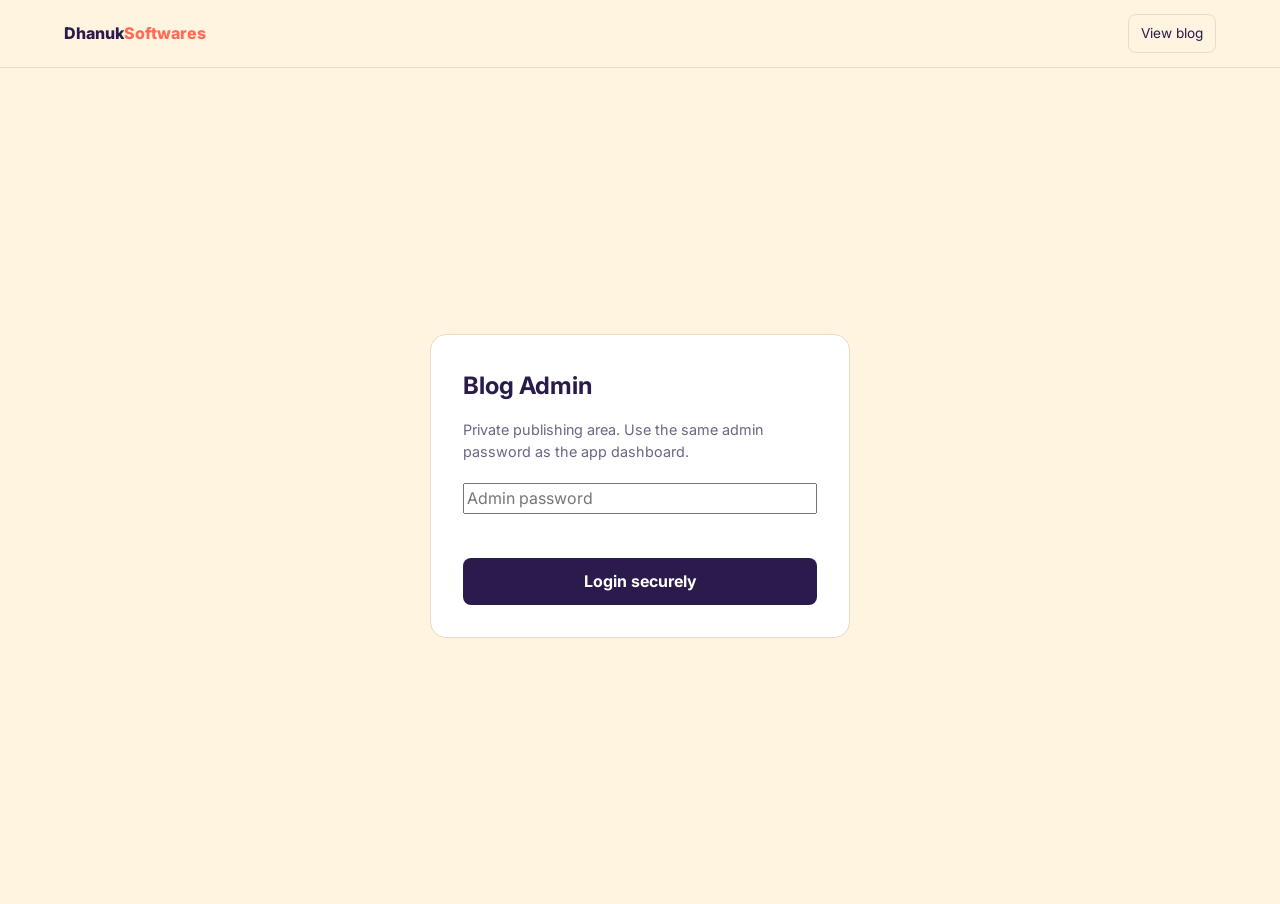
<file: docs/blog-admin.html>
<!doctype html>
<html lang="en">
<head>
  <meta charset="utf-8">
  <meta name="viewport" content="width=device-width, initial-scale=1">
  <title>Blog Admin | Dhanuk Softwares</title>
  <meta name="robots" content="noindex,nofollow">
  <link rel="preconnect" href="https://fonts.googleapis.com">
  <link rel="stylesheet" href="https://fonts.googleapis.com/css2?family=Inter:wght@400;500;600&family=Poppins:wght@600;700&display=swap">
  <style>
    :root{--bg:#FFF4E0;--surface:#FFFFFF;--card:#FFFFFF;--accent:#2B1B4D;--accent2:#FF6B57;--text:#2B1B4D;--muted:#6E6383;--border:#E9DCC3;--danger:#ff5a5f;--warning:#FFC93C;--success:#3DDC97}
    *{box-sizing:border-box}html{font-family:Inter,system-ui,sans-serif;background:var(--bg);color:var(--text)}body{margin:0;line-height:1.55}button,input,select,textarea{font:inherit}button{cursor:pointer}
    nav{position:sticky;top:0;z-index:5;display:flex;justify-content:space-between;align-items:center;padding:14px 5%;background:rgba(255,244,224,.94);backdrop-filter:blur(12px);border-bottom:1px solid var(--border)}
    .logo{color:var(--text);text-decoration:none;font-weight:800}.logo span{color:var(--accent2)}.nav-actions{display:flex;gap:10px;align-items:center}.nav-actions a,.nav-actions button{color:var(--text);background:transparent;border:1px solid var(--border);border-radius:8px;padding:8px 12px;text-decoration:none;font-size:.85rem}.nav-actions button{color:var(--accent2)}
    .login{min-height:calc(100vh - 64px);display:grid;place-items:center;padding:24px}.login-card,.panel{width:min(1180px,100%);background:var(--surface);border:1px solid var(--border);border-radius:16px}.login-card{width:min(420px,100%);padding:32px}.login-card h1{margin:0 0 6px;font-size:1.5rem}.login-card p,.muted{color:var(--muted);font-size:.9rem}.login-card form{display:grid;gap:12px;margin-top:20px}
    .panel-wrap{max-width:1240px;margin:0 auto;padding:32px 5% 70px}.panel-head{margin-bottom:24px}.panel-head h1{margin:0 0 6px;font-size:clamp(1.6rem,3vw,2.25rem)}.panel-head p{margin:0;color:var(--muted)}.layout{display:grid;grid-template-columns:minmax(0,1.6fr) minmax(260px,.7fr);gap:20px}.panel{padding:24px}.panel h2{font-size:1.1rem;margin:0 0 18px}.field{margin-bottom:18px}.field label{display:flex;justify-content:space-between;gap:12px;align-items:baseline;font-weight:600;font-size:.9rem;margin-bottom:7px}.limit{font-size:.75rem;color:var(--muted);font-weight:400;white-space:nowrap}.field input,.field select,.field textarea{width:100%;border:1px solid var(--border);border-radius:8px;background:var(--surface);color:var(--text);padding:11px 12px;outline:none}.field input:focus,.field select:focus,.field textarea:focus{border-color:var(--accent);box-shadow:0 0 0 2px rgba(43,27,77,.16)}.field textarea{resize:vertical;min-height:88px}.field textarea.editor{min-height:360px;font-family:ui-monospace,SFMono-Regular,Menlo,monospace;font-size:.86rem;line-height:1.65}.grid2{display:grid;grid-template-columns:1fr 1fr;gap:16px}.toolbar{display:flex;flex-wrap:wrap;gap:6px;padding:8px;background:var(--surface);border:1px solid var(--border);border-bottom:0;border-radius:8px 8px 0 0}.toolbar button{border:1px solid var(--border);background:var(--card);color:var(--text);border-radius:6px;padding:5px 9px;font-size:.78rem}.toolbar+textarea{border-radius:0 0 8px 8px}.actions{display:flex;gap:10px;flex-wrap:wrap;margin-top:22px}.btn{border:0;border-radius:8px;padding:11px 16px;font-weight:700}.primary{background:var(--accent);color:#fff}.secondary{background:transparent;color:var(--text);border:1px solid var(--border)}.danger{background:transparent;color:var(--accent2);border:1px solid rgba(255,90,95,.4)}.btn:disabled{opacity:.55;cursor:not-allowed}.notice{padding:12px;border-radius:8px;background:rgba(255,107,87,.08);border:1px solid rgba(255,107,87,.25);color:var(--text);font-size:.84rem;margin-bottom:18px}.error{color:var(--accent2);font-size:.85rem;min-height:20px}.counter{display:flex;justify-content:flex-end;color:var(--muted);font-size:.75rem;margin-top:4px}.post-list{display:grid;gap:10px}.post-item{padding:13px;border:1px solid var(--border);border-radius:10px;background:var(--surface)}.post-item strong{display:block;font-size:.9rem}.post-item small{color:var(--muted)}.post-item a{color:var(--accent2);font-size:.78rem}.faq-row{border:1px solid var(--border);border-radius:8px;padding:12px;margin-bottom:9px}.faq-row input{margin-bottom:7px}.faq-add{font-size:.8rem;color:var(--accent2);background:transparent;border:0;padding:0}.preview{border-top:1px solid var(--border);margin-top:20px;padding-top:18px}.preview h3{margin:0 0 10px;font-size:1rem}.preview-box{padding:14px;border:1px solid var(--border);border-radius:8px;background:var(--surface);max-height:260px;overflow:auto;font-size:.9rem}.preview-box h2,.preview-box h3{margin-top:1em}
    @media(max-width:850px){.layout{grid-template-columns:1fr}.grid2{grid-template-columns:1fr}.panel-wrap{padding-top:22px}.panel{padding:18px}}
  </style>
</head>
<body>
  <nav><a class="logo" href="/">Dhanuk<span>Softwares</span></a><div class="nav-actions"><a href="/blog/" target="_blank" rel="noopener">View blog</a><button id="logout" hidden>Logout</button></div></nav>
  <section class="login" id="login-screen"><div class="login-card"><h1>Blog Admin</h1><p>Private publishing area. Use the same admin password as the app dashboard.</p><form id="login-form"><input id="password" type="password" autocomplete="current-password" placeholder="Admin password" required><div class="error" id="login-error"></div><button class="btn primary" type="submit">Login securely</button></form></div></section>
  <main class="panel-wrap" id="admin-screen" hidden>
    <header class="panel-head"><h1>Write a blog post</h1><p>WordPress-style editor with SEO-safe field limits. Nothing is published until you click Publish.</p></header>
    <div class="layout">
      <section class="panel">
        <div class="notice">🔒 Only an authenticated admin session can publish. Limits are enforced in this form and again by the server.</div>
        <form id="post-form" novalidate>
          <input type="hidden" id="edit-index" value="-1">
          <div class="field"><label for="title">Title <span class="limit" data-limit="title"></span></label><input id="title" required maxlength="120" placeholder="A clear, search-friendly article title"></div>
          <div class="field"><label for="slug">URL slug <span class="limit" data-limit="slug"></span></label><input id="slug" required maxlength="80" pattern="[a-z0-9]+(?:-[a-z0-9]+)*" placeholder="example-article-slug"><div class="muted">Lowercase letters, numbers and hyphens only.</div></div>
          <div class="field"><label for="tagline">Subtitle / tagline <span class="limit" data-limit="tagline"></span></label><input id="tagline" required maxlength="180" placeholder="The promise of this article"></div>
          <div class="field"><label for="description">SEO meta description <span class="limit" data-limit="description"></span></label><textarea id="description" required maxlength="320" placeholder="A useful summary for search results and social sharing"></textarea><div class="counter" data-count-for="description"></div></div>
          <div class="grid2"><div class="field"><label for="publishedDate">Published date</label><input id="publishedDate" type="date" required></div><div class="field"><label for="lastModified">Last modified</label><input id="lastModified" type="date"></div></div>
          <div class="grid2"><div class="field"><label for="author">Author <span class="limit" data-limit="author"></span></label><input id="author" required maxlength="80" value="Aasheesh Katheriya"></div><div class="field"><label for="category">Category <span class="limit" data-limit="category"></span></label><input id="category" required maxlength="60" placeholder="Productivity"></div></div>
          <div class="field"><label for="tags">Tags <span class="limit">12 tags · 40 chars each</span></label><input id="tags" maxlength="500" placeholder="study tips, focus timer, Android apps"></div>
          <div class="grid2"><div class="field"><label for="coverImage">Cover image URL <span class="limit" data-limit="coverImage"></span></label><input id="coverImage" type="url" maxlength="500" placeholder="https://dhanuksoftwares.com/og-banner.png"></div><div class="field"><label for="readTime">Read time <span class="limit" data-limit="readTime"></span></label><input id="readTime" maxlength="30" placeholder="5 min read"></div></div>
          <div class="field"><label for="relatedAppSlug">Related app slug <span class="limit" data-limit="relatedAppSlug"></span></label><input id="relatedAppSlug" maxlength="80" placeholder="focusstreak"><div class="muted">Optional. The article will show an app banner when this slug matches an app.</div></div>
          <div class="field"><label for="content">Article content HTML <span class="limit" data-limit="contentHtml"></span></label><div class="toolbar"><button type="button" data-tag="h2">H2</button><button type="button" data-tag="h3">H3</button><button type="button" data-tag="p">Paragraph</button><button type="button" data-tag="strong"><b>Bold</b></button><button type="button" data-tag="ul">List</button><button type="button" data-tag="a">Link</button></div><textarea id="content" class="editor" required maxlength="50000" placeholder="Write the article using safe HTML: <p>...</p><h2>...</h2>"></textarea><div class="counter" data-count-for="content"></div></div>
          <div class="field"><label>Frequently asked questions <span class="limit">10 questions · 200/1,000 chars</span></label><div id="faq-list"></div><button class="faq-add" type="button" id="add-faq">+ Add FAQ</button></div>
          <div class="error" id="form-error"></div><div class="actions"><button class="btn primary" id="publish" type="submit">Publish to website</button><button class="btn secondary" id="clear" type="button">Clear</button></div>
        </form>
        <div class="preview"><h3>Editor preview</h3><div class="preview-box" id="preview">Your article preview will appear here.</div></div>
      </section>
      <aside class="panel"><h2>Published posts <span class="muted" id="post-count"></span></h2><div class="post-list" id="post-list"><div class="muted">Loading…</div></div></aside>
    </div>
  </main>
  <script>
    const KEY='dhanuk_admin_session', LOGIN='/api/login', PUBLISH='/api/publish', POSTS='../../posts.json';
    const LIMITS={slug:80,title:120,tagline:180,description:320,author:80,category:60,coverImage:500,readTime:30,relatedAppSlug:80,contentHtml:50000};
    let token='', posts=[];
    const $=id=>document.getElementById(id);
    function session(){try{return sessionStorage.getItem(KEY)||''}catch{return ''}}
    function setSession(v){token=v;try{v?sessionStorage.setItem(KEY,v):sessionStorage.removeItem(KEY)}catch{}}
    function esc(v){return String(v??'').replace(/[&<>"']/g,c=>({'&':'&amp;','<':'&lt;','>':'&gt;','"':'&quot;',"'":'&#039;'}[c]))}
    function showAdmin(){ $('login-screen').hidden=true; $('admin-screen').hidden=false; $('logout').hidden=false; loadPosts(); resetForm(); }
    function error(el,msg){$(el).textContent=msg||''}
    function slugify(v){return v.toLowerCase().trim().replace(/[^a-z0-9]+/g,'-').replace(/^-+|-+$/g,'').slice(0,80)}
    function updateCounters(){document.querySelectorAll('[data-limit]').forEach(el=>{const id=el.dataset.limit;el.textContent=`${LIMITS[id]||''} characters max`});document.querySelectorAll('[data-count-for]').forEach(el=>{const input=$(el.dataset.countFor);el.textContent=`${input.value.length.toLocaleString()} / ${input.maxLength.toLocaleString()}`});$('preview').innerHTML=$('content').value||'Your article preview will appear here.'}
    function faqData(){return [...document.querySelectorAll('.faq-row')].map(row=>({q:row.querySelector('.faq-q').value.trim(),a:row.querySelector('.faq-a').value.trim()})).filter(x=>x.q||x.a)}
    function addFaq(item={q:'',a:''}){if(document.querySelectorAll('.faq-row').length>=10)return;const row=document.createElement('div');row.className='faq-row';row.innerHTML=`<input class="faq-q" maxlength="200" placeholder="Question (max 200 characters)" value="${esc(item.q)}"><textarea class="faq-a" maxlength="1000" placeholder="Answer (max 1,000 characters)">${esc(item.a)}</textarea><button type="button" class="faq-add remove-faq">Remove</button>`;row.querySelector('.remove-faq').onclick=()=>{row.remove()};$('faq-list').appendChild(row)}
    function formData(){return {slug:$('slug').value.trim(),title:$('title').value.trim(),tagline:$('tagline').value.trim(),description:$('description').value.trim(),publishedDate:$('publishedDate').value,lastModified:$('lastModified').value,author:$('author').value.trim(),category:$('category').value.trim(),tags:$('tags').value.split(',').map(x=>x.trim()).filter(Boolean),coverImage:$('coverImage').value.trim(),readTime:$('readTime').value.trim(),relatedAppSlug:$('relatedAppSlug').value.trim(),contentHtml:$('content').value,faq:faqData()}}
    function resetForm(){ $('post-form').reset();$('edit-index').value='-1';$('author').value='Aasheesh Katheriya';$('publishedDate').value=new Date().toISOString().slice(0,10);$('lastModified').value=$('publishedDate').value;$('faq-list').innerHTML='';addFaq();updateCounters();error('form-error','') }
    function loadForm(post,index){Object.entries(post).forEach(([key,value])=>{if($(key)&&typeof value!=='object')$(key).value=value||''});$('tags').value=(post.tags||[]).join(', ');$('edit-index').value=index;$('faq-list').innerHTML='';(post.faq||[]).forEach(addFaq);if(!post.faq?.length)addFaq();updateCounters();scrollTo({top:0,behavior:'smooth'})}
    function renderPosts(){ $('post-count').textContent=`(${posts.length})`; $('post-list').innerHTML=posts.length?posts.map((p,i)=>`<div class="post-item"><strong>${esc(p.title)}</strong><small>${esc(p.category||'')} · ${esc(p.publishedDate||'')}</small><br><a href="/blog/${encodeURIComponent(p.slug)}/" target="_blank" rel="noopener">View live ↗</a> <button type="button" class="faq-add edit-post" data-index="${i}">Edit</button></div>`).join(''):'<div class="muted">No posts yet.</div>';document.querySelectorAll('.edit-post').forEach(b=>b.onclick=()=>loadForm(posts[+b.dataset.index],+b.dataset.index)) }
    async function loadPosts(){try{const res=await fetch(POSTS,{cache:'no-store'});posts=await res.json();renderPosts()}catch(e){$('post-list').textContent='Unable to load posts. You can still create a post.';posts=[]}}
    $('login-form').onsubmit=async e=>{e.preventDefault();error('login-error','');try{const r=await fetch(LOGIN,{method:'POST',credentials:'include',headers:{'Content-Type':'application/json'},body:JSON.stringify({password:$('password').value})});const d=await r.json();if(!r.ok||!d.ok)throw Error(d.error||'Login failed');setSession(d.token);$('password').value='';showAdmin()}catch(ex){error('login-error','❌ '+ex.message)}};
    $('logout').onclick=()=>{setSession('');location.reload()};
    $('title').oninput=()=>{if($('edit-index').value==='-1'&&!$('slug').dataset.edited)$('slug').value=slugify($('title').value);updateCounters()};$('slug').oninput=()=>{$('slug').dataset.edited='1';updateCounters()};$('content').oninput=updateCounters;document.querySelectorAll('input,textarea').forEach(x=>x.addEventListener('input',updateCounters));
    document.querySelectorAll('[data-tag]').forEach(btn=>btn.onclick=()=>{const el=$('content'),tag=btn.dataset.tag;const selected=el.value.slice(el.selectionStart,el.selectionEnd)||'your text';const snippets={h2:`<h2>${selected}</h2>`,h3:`<h3>${selected}</h3>`,p:`<p>${selected}</p>`,strong:`<strong>${selected}</strong>`,ul:`<ul><li>${selected}</li></ul>`,a:`<a href="https://example.com">${selected}</a>`};const text=snippets[tag];el.setRangeText(text,el.selectionStart,el.selectionEnd,'end');el.focus();updateCounters()});
    $('add-faq').onclick=()=>addFaq();$('clear').onclick=resetForm;
    $('post-form').onsubmit=async e=>{e.preventDefault();error('form-error','');const post=formData();if(!post.slug)post.slug=slugify(post.title);if(!post.lastModified)post.lastModified=post.publishedDate;if(!post.coverImage)delete post.coverImage;if(!post.readTime)delete post.readTime;if(!post.relatedAppSlug)delete post.relatedAppSlug;const idx=+$('edit-index').value;if(!post.title||!post.tagline||!post.description||!post.contentHtml||!post.publishedDate){error('form-error','Please complete all required fields.');return}if(post.tags.length>12||post.tags.some(t=>t.length>40)){error('form-error','Use at most 12 tags, with no tag over 40 characters.');return}if(idx>=0)posts[idx]=post;else{if(posts.some(p=>p.slug===post.slug)){error('form-error','That slug already exists. Choose another.');return}posts.push(post)}const button=$('publish');button.disabled=true;button.textContent='Publishing…';try{const r=await fetch(PUBLISH,{method:'POST',credentials:'include',headers:{'Content-Type':'application/json','x-admin-token':token},body:JSON.stringify({posts})});const d=await r.json();if(!r.ok||!d.ok)throw Error(d.error||'Publish failed');alert('Published successfully. Cloudflare Pages will deploy the new blog page.');renderPosts();resetForm()}catch(ex){error('form-error',ex.message);if(idx<0)posts.pop()}finally{button.disabled=false;button.textContent='Publish to website'}};
    updateCounters();if(session()){token=session();showAdmin()}
  </script>
</body>
</html>
</file>
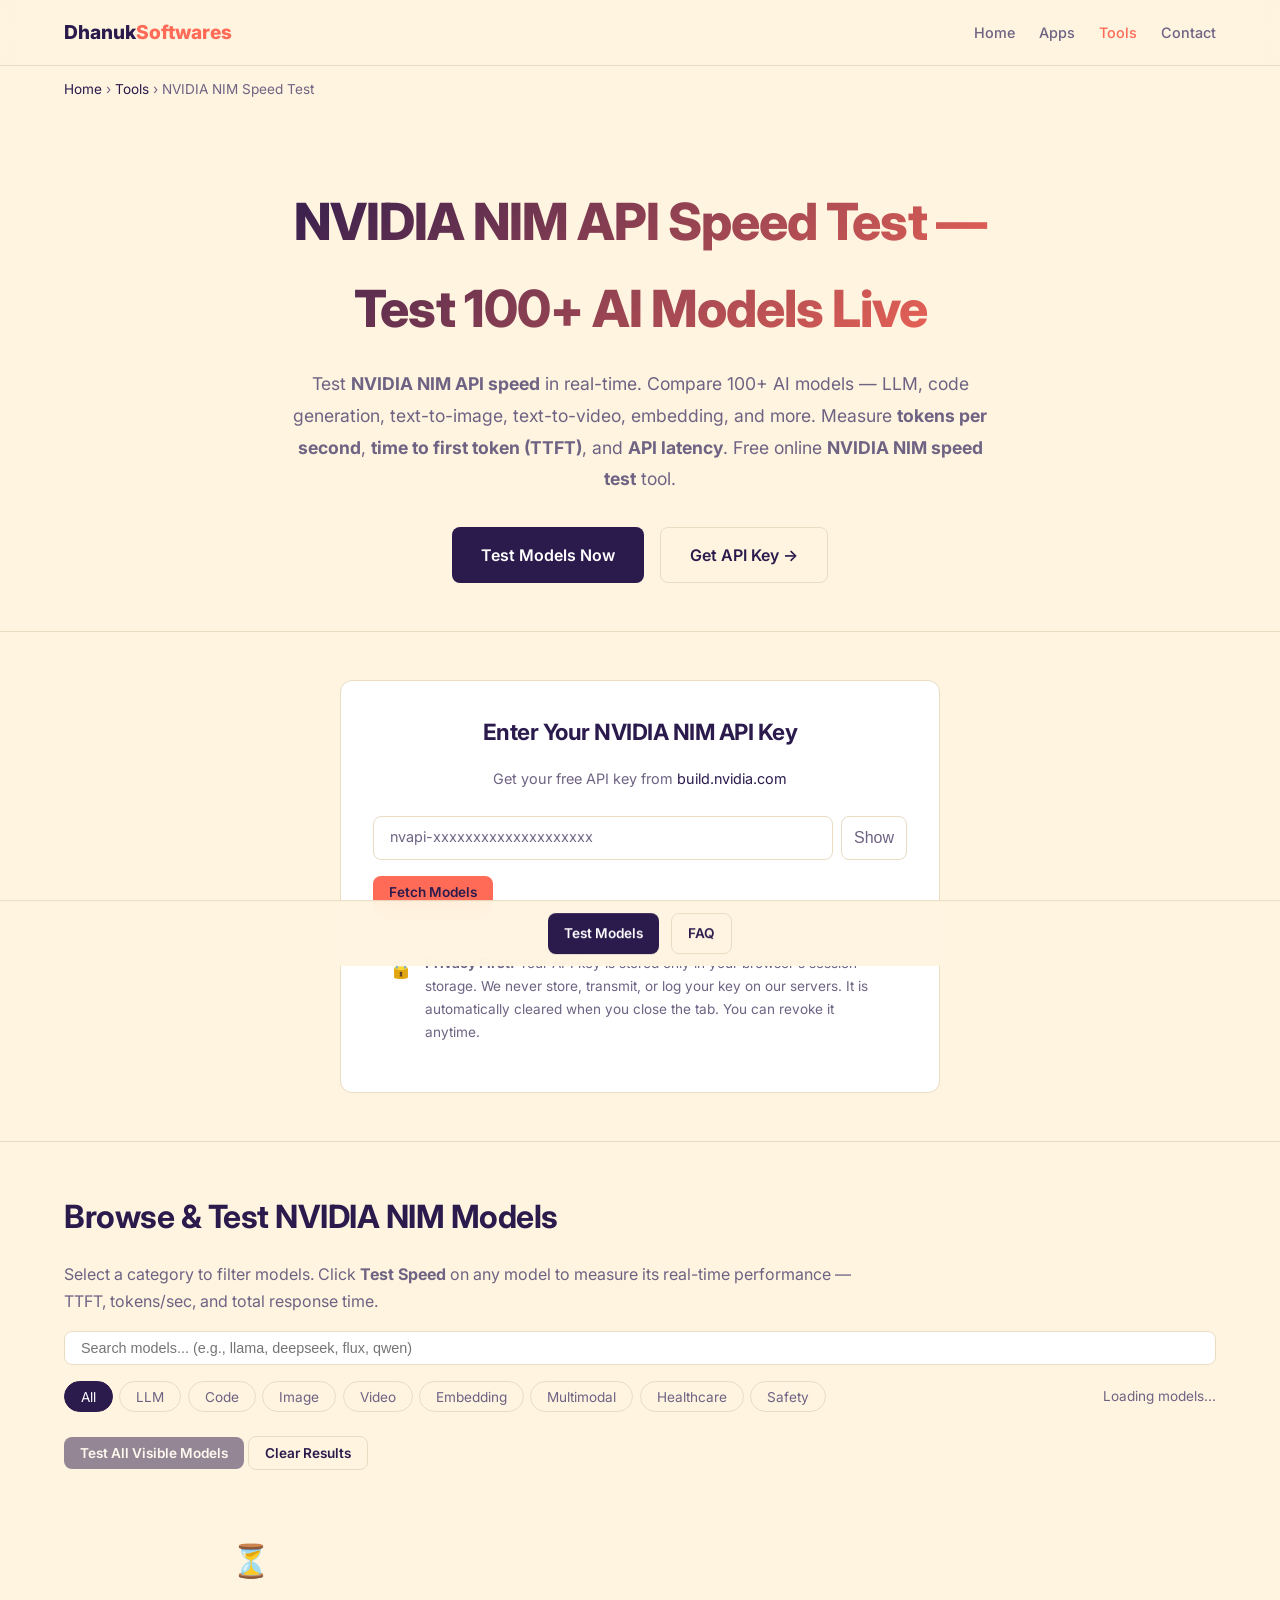
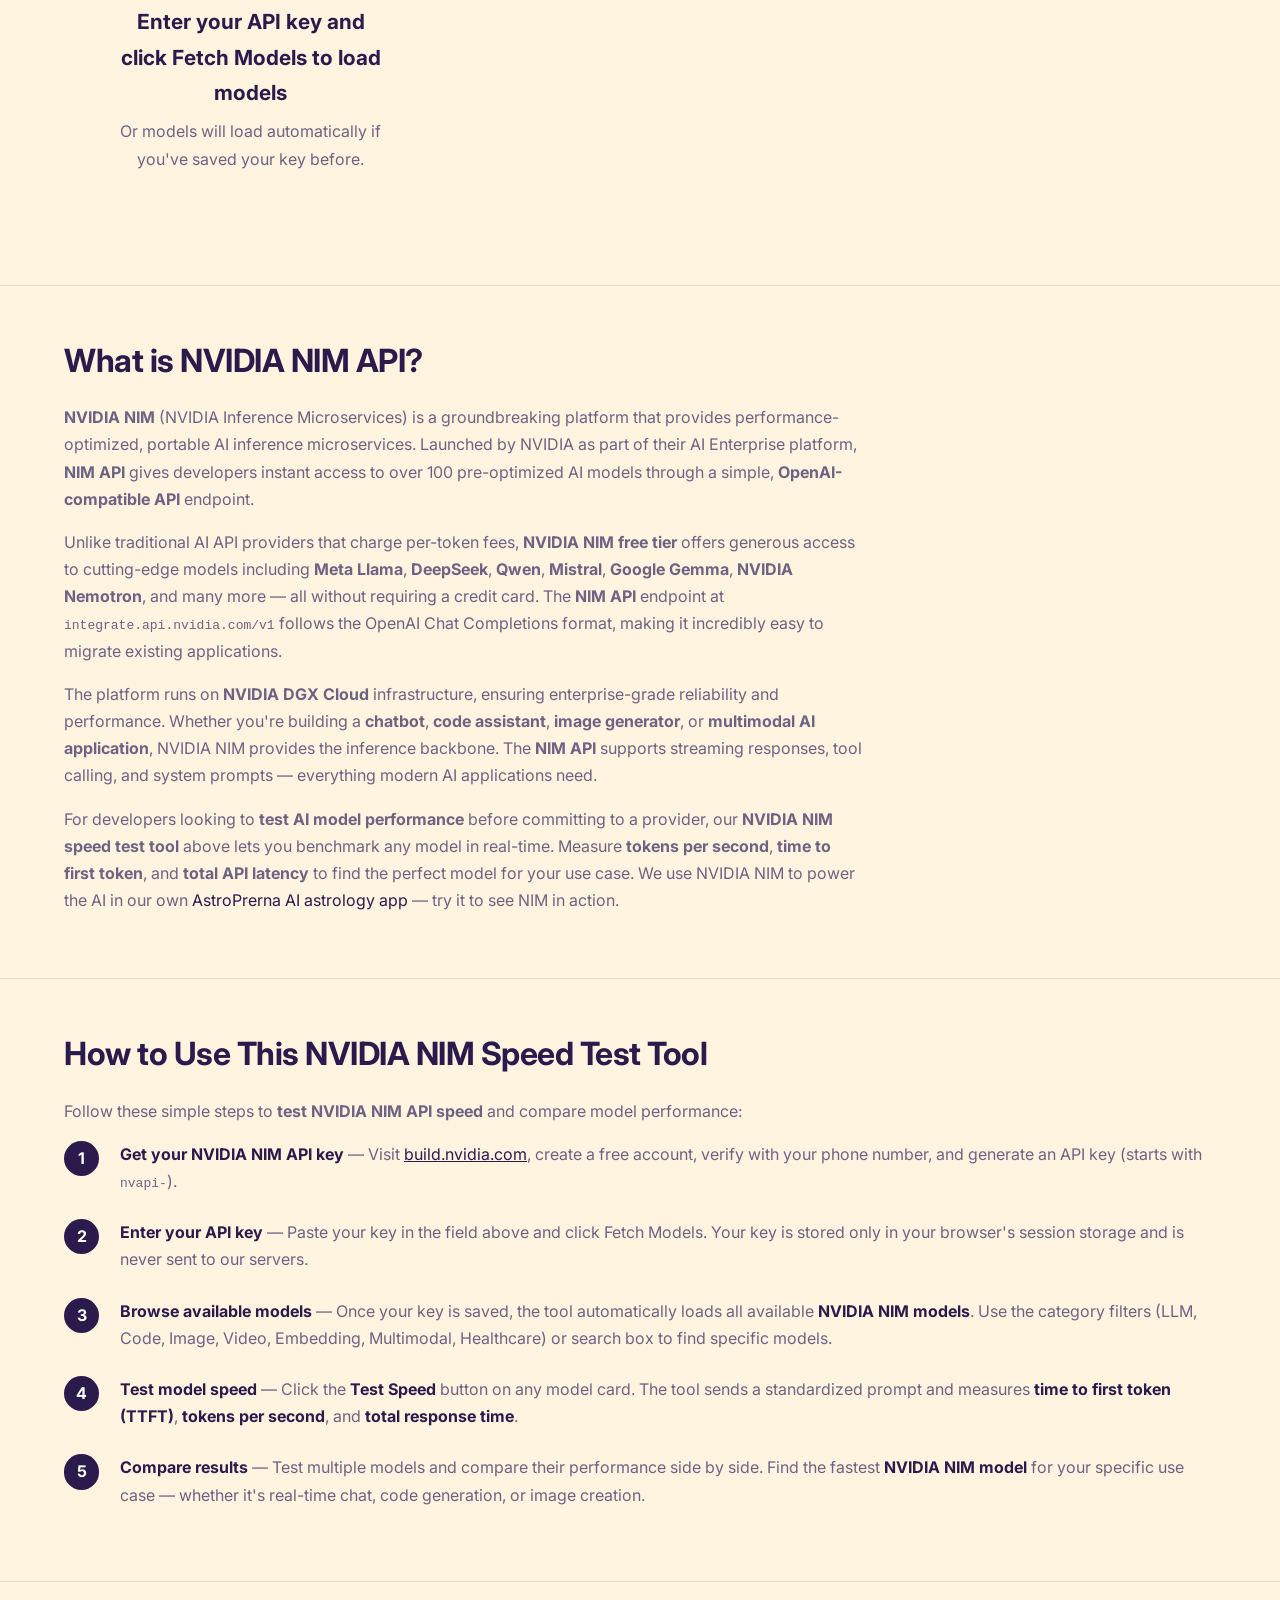
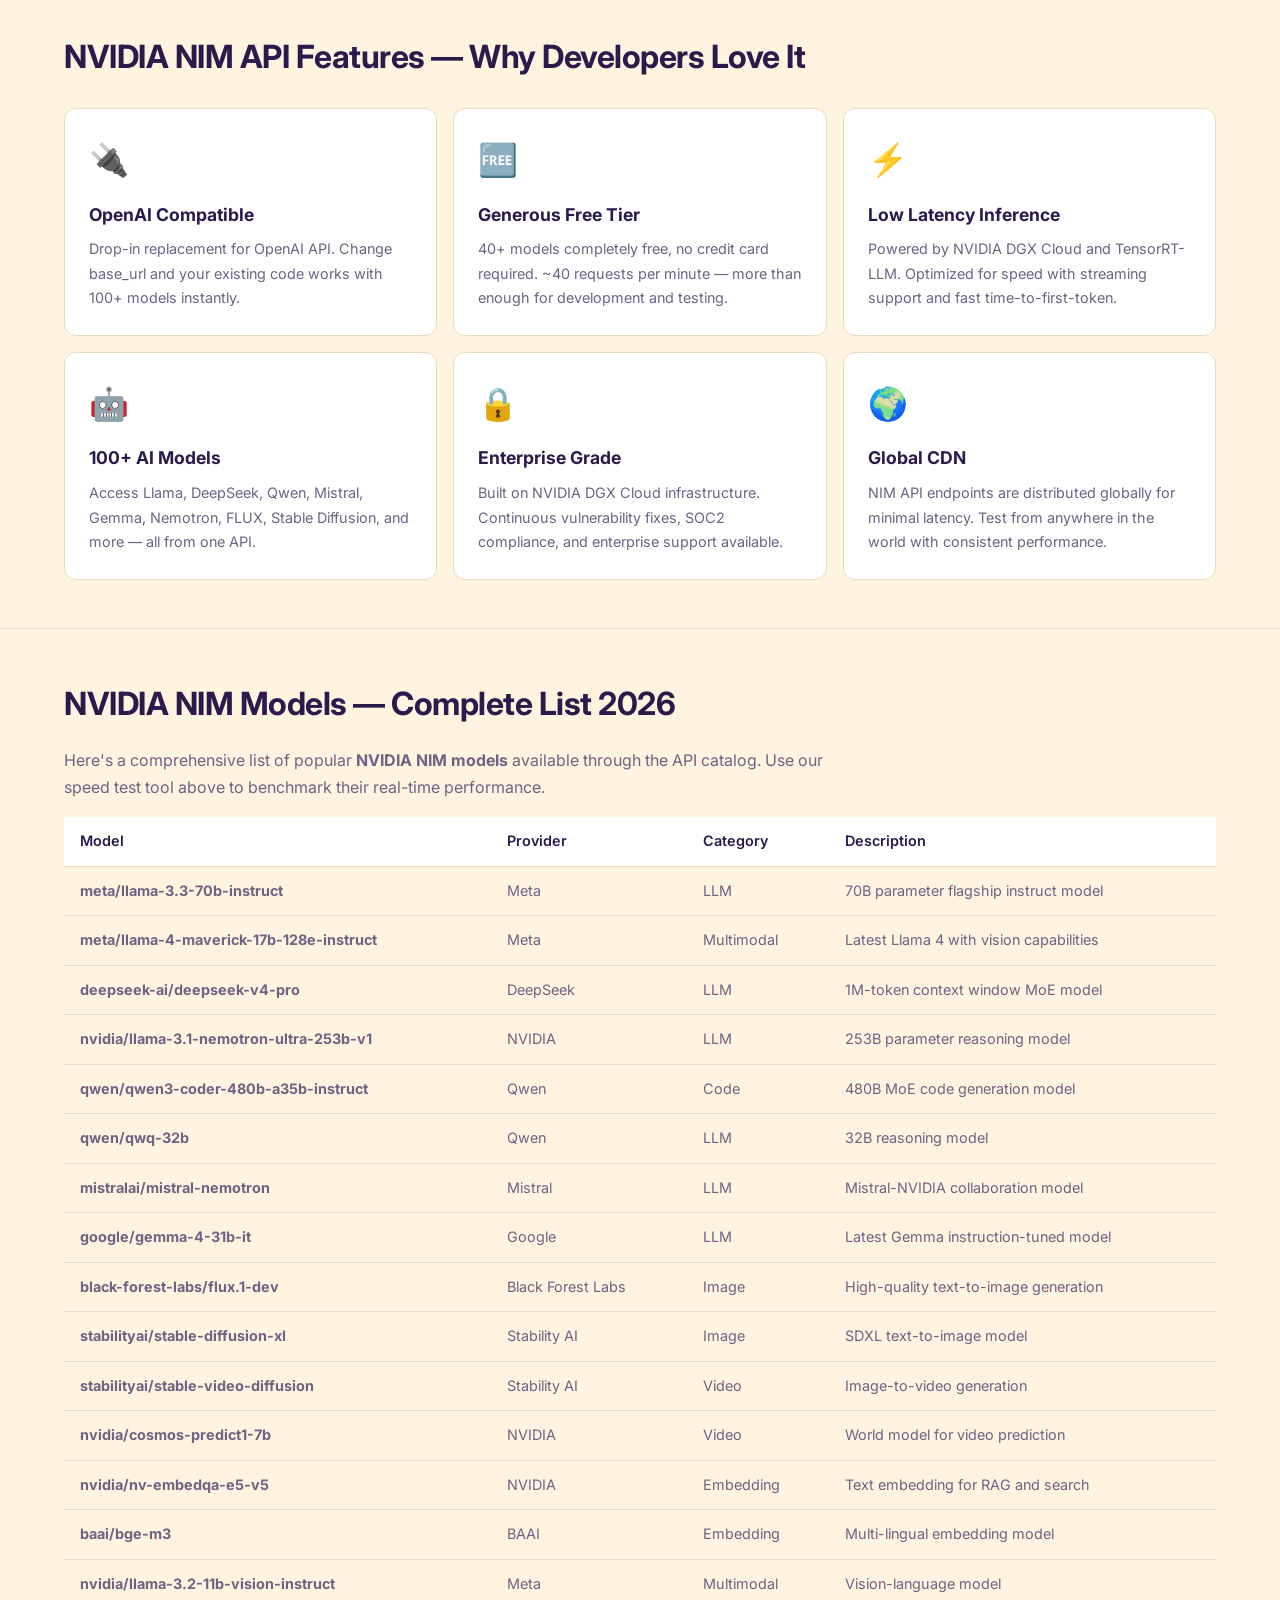
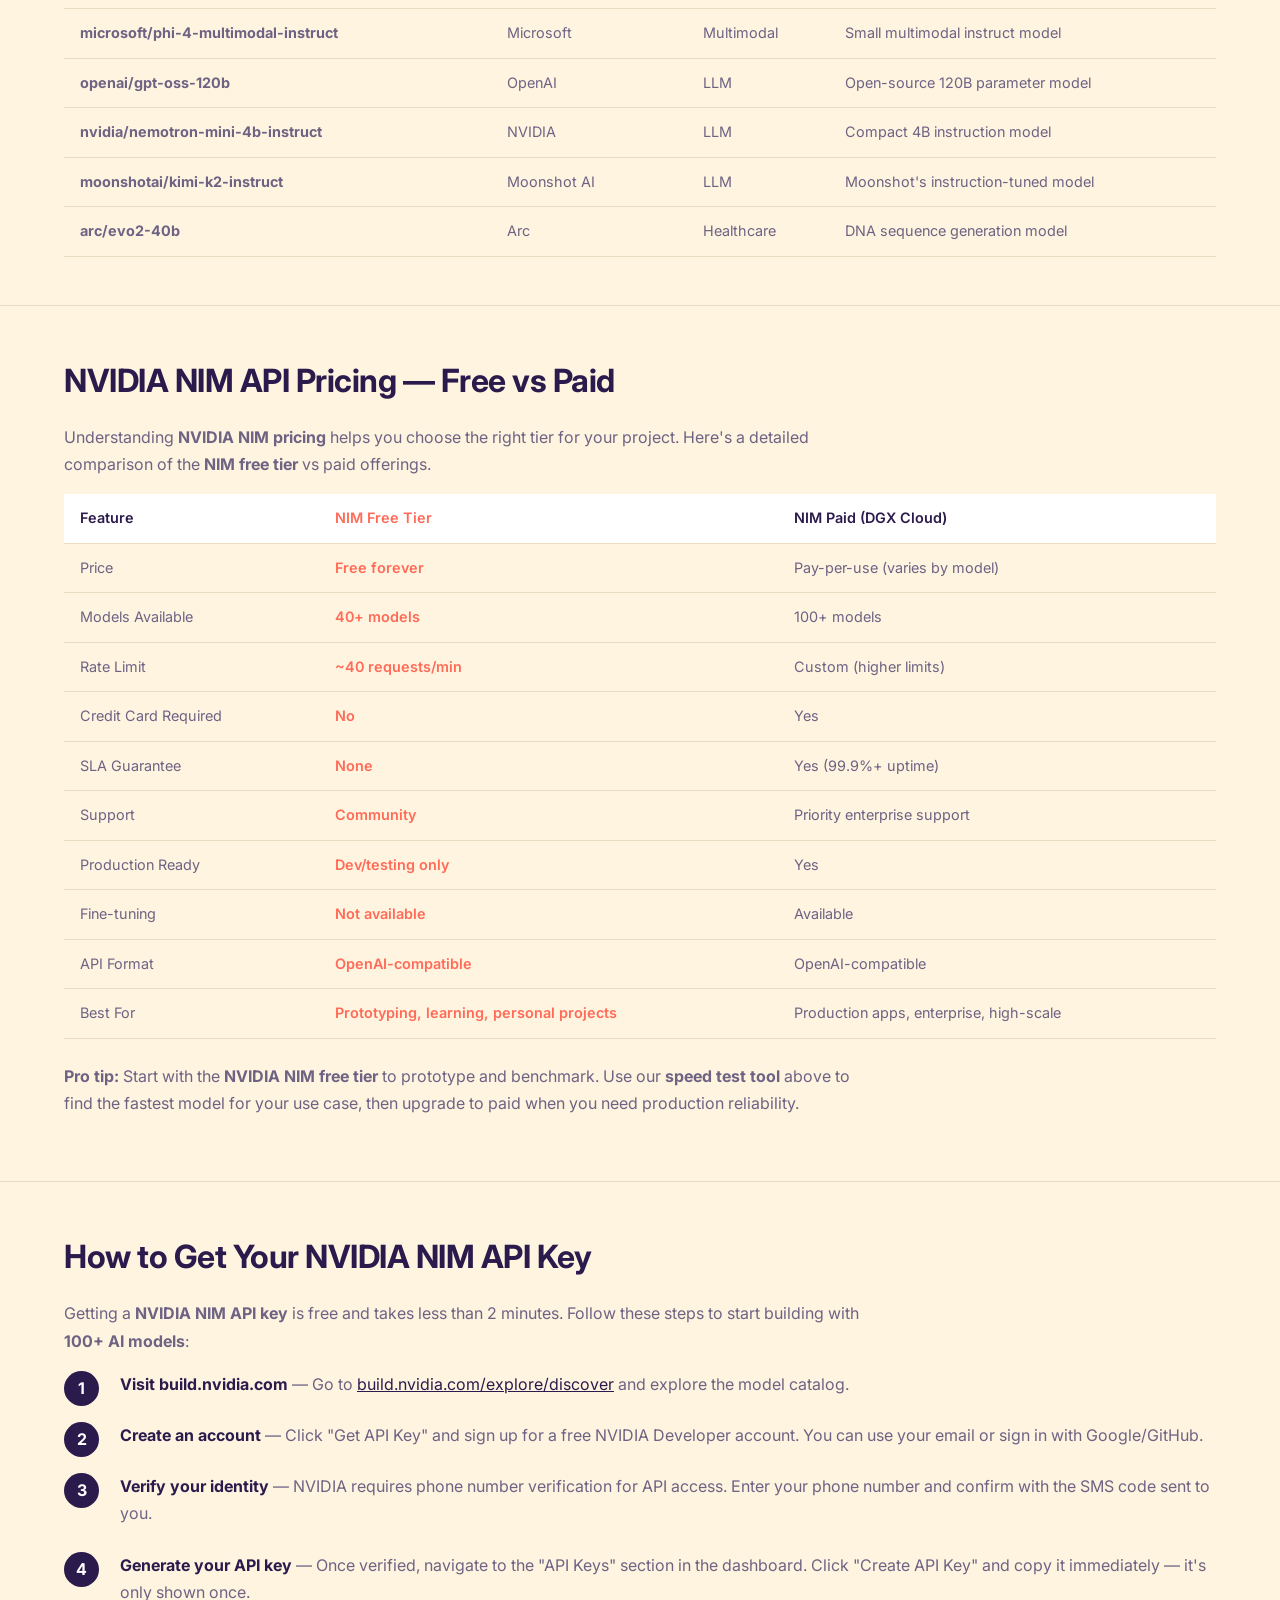
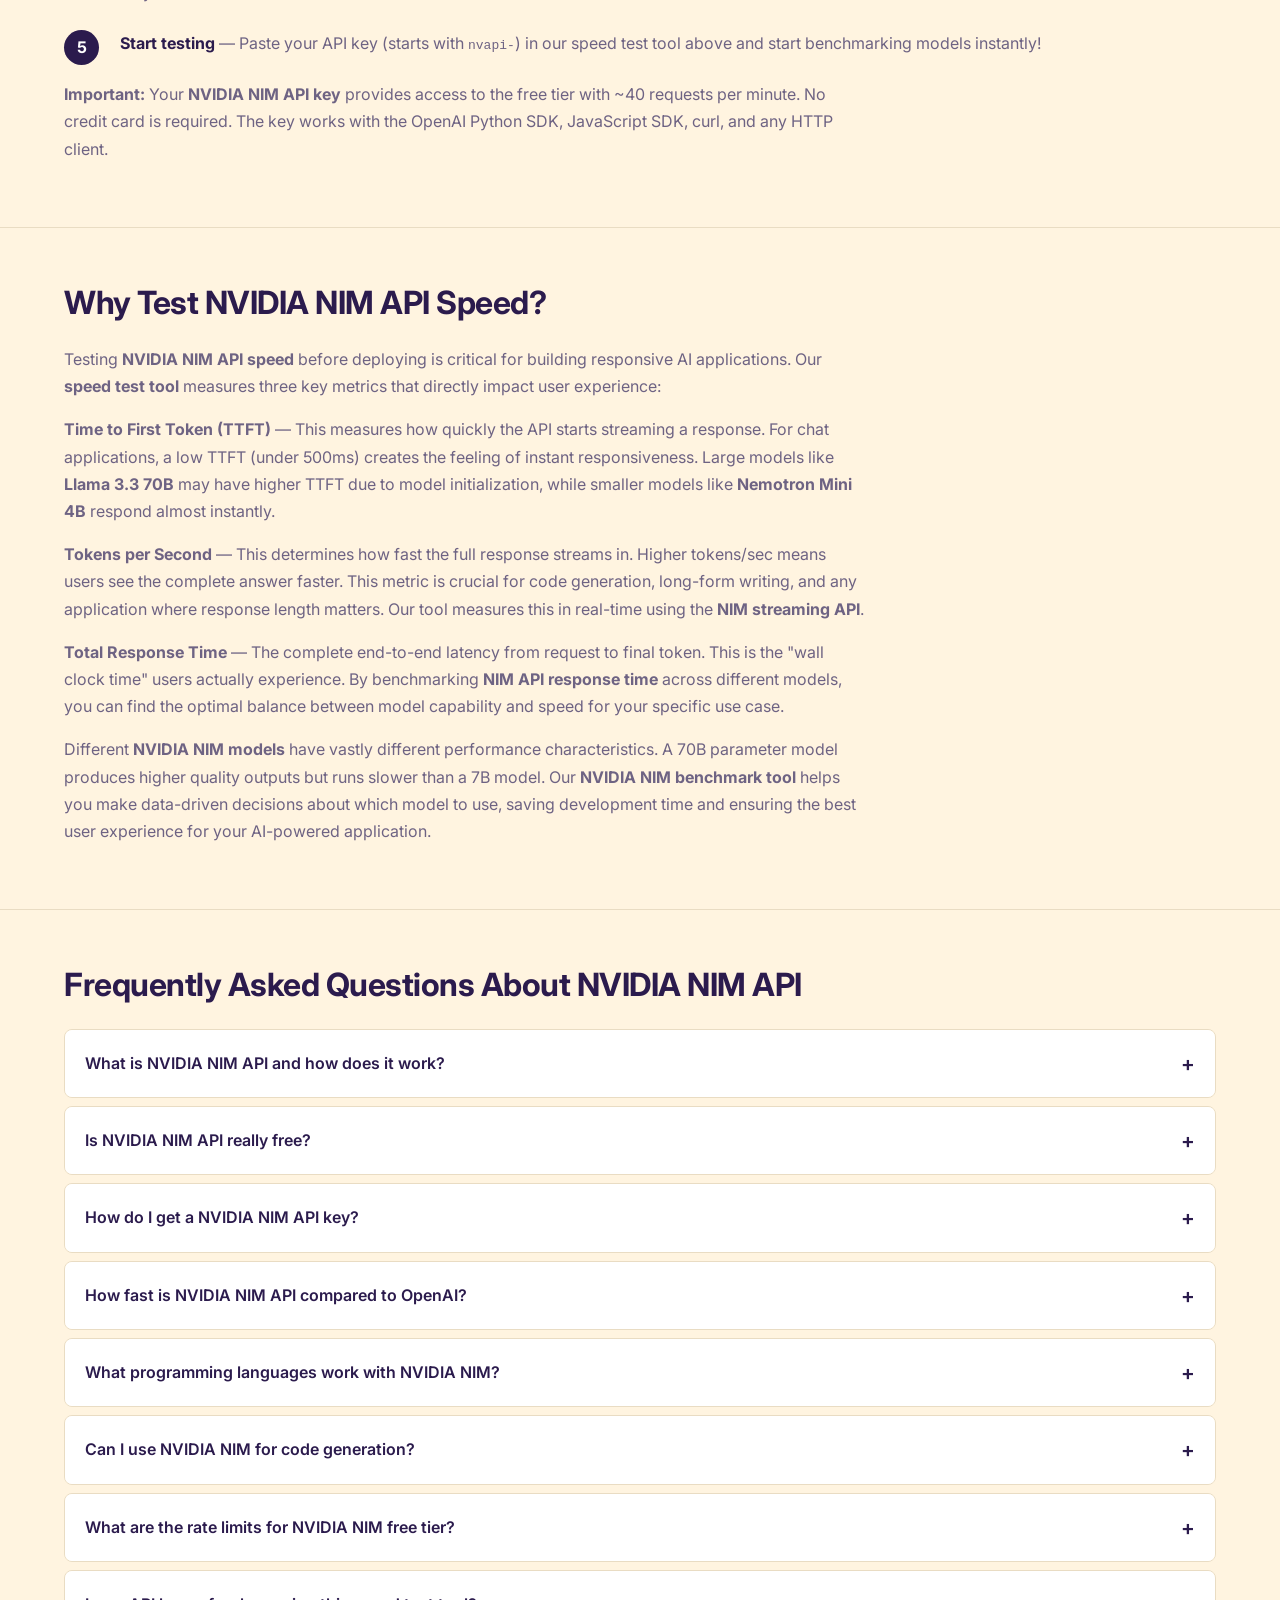
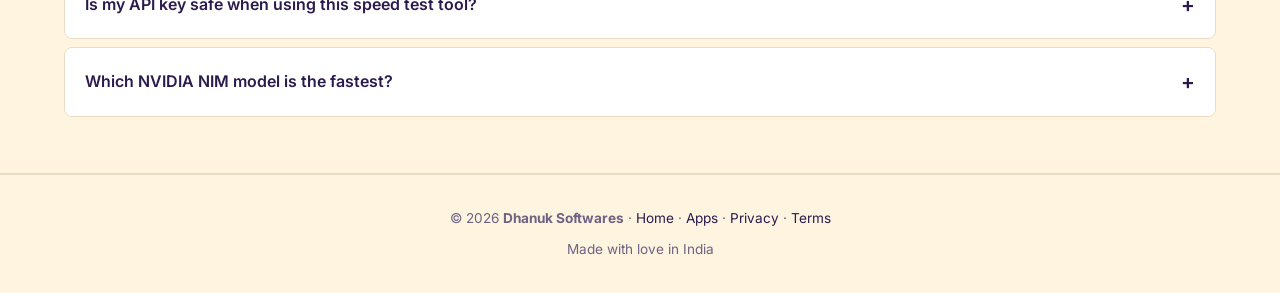
<file: docs/nvidia-nim-speed-test.html>
<!DOCTYPE html>
<html lang="en">
<head>
  <meta charset="UTF-8"/>
  <meta name="viewport" content="width=device-width, initial-scale=1.0"/>
  <title>NVIDIA NIM API Speed Test — Test 100+ AI Models Live | Free Online Tool</title>
  <meta name="description" content="Test NVIDIA NIM API speed in real-time. Compare 100+ AI models — LLM, code gen, image, video, embedding. Check tokens/sec, TTFT, latency. Free NVIDIA NIM speed test online."/>
  <meta name="keywords" content="nvidia nim api speed test, nvidia nim speed test, nvidia nim api test, nvidia nim api, nvidia nim models, nvidia ai api, nim api speed, nvidia nim free, nvidia nim api key, test nvidia nim, nvidia inference microservices, nvidia nim online, nvidia ai models speed, nvidia nim latency test, nvidia nim tokens per second, nvidia nim benchmark, nvidia nim api benchmark, free ai api speed test, nvidia nim api performance, nvidia nim model comparison, nvidia nim api tutorial, nvidia nim api guide, nvidia build api, build.nvidia.com api key, nvidia nim api examples, nvidia nim api documentation, nvidia nim supported models, nvidia nim api rate limit, nvidia nim api pricing, nvidia nim free tier, nvidia nemotron speed test, llama nvidia nim, deepseek nvidia nim, qwen nvidia nim, mistral nvidia nim, meta llama nvidia nim, code generation api speed, text to image api speed, embedding api speed, multimodal ai api speed, ai model speed comparison tool, nvidia dgx cloud api, nvidia tensorrt llm api, vllm api speed test, openai compatible api test, nvidia nim api curl, nvidia nim api python, nvidia nim api javascript, nvidia nim streaming, nvidia nim chat completions, nvidia nim api response time, best nvidia nim models, fastest nvidia nim model, nvidia nim api review 2026, nvidia nim vs openai, nvidia nim vs anthropic, free ai inference api, nvidia api catalog, nvidia build platform"/>
  <meta name="robots" content="index, follow, max-image-preview:large"/>
  <link rel="canonical" href="https://dhanuksoftwares.com/nvidia-nim-speed-test/"/>
  <link rel="icon" type="image/svg+xml" href="https://dhanuksoftwares.com/favicon.svg"/>
  <link rel="apple-touch-icon" href="https://dhanuksoftwares.com/apple-touch-icon.png"/>
  <link rel="manifest" href="https://dhanuksoftwares.com/manifest.json"/>
  <meta name="theme-color" content="#2B1B4D"/>
  <meta property="og:title" content="NVIDIA NIM API Speed Test — Test 100+ AI Models Live | Free Tool"/>
  <meta property="og:description" content="Real-time NVIDIA NIM API speed test tool. Compare 100+ AI models, check tokens/sec, TTFT, latency. Free online NVIDIA NIM benchmark."/>
  <meta property="og:url" content="https://dhanuksoftwares.com/nvidia-nim-speed-test/"/>
  <meta property="og:type" content="website"/>
  <meta property="og:site_name" content="Dhanuk Softwares"/>
  <meta property="og:locale" content="en_IN"/>
  <meta property="og:image" content="https://dhanuksoftwares.com/og-banner.png"/>
  <meta name="twitter:card" content="summary_large_image"/>
  <meta name="twitter:title" content="NVIDIA NIM API Speed Test — Test 100+ AI Models Live"/>
  <meta name="twitter:description" content="Real-time NVIDIA NIM API speed test. Compare AI models, check tokens/sec, TTFT. Free online tool."/>
  <meta name="twitter:image" content="https://dhanuksoftwares.com/og-banner.png"/>
  <link rel="preconnect" href="https://fonts.googleapis.com"/>
  <link rel="preconnect" href="https://fonts.gstatic.com" crossorigin/>
  <link href="https://fonts.googleapis.com/css2?family=Inter:wght@400;500;600&family=Poppins:wght@600;700&display=swap" rel="stylesheet"/>
  <style>
    :root{--bg:#FFF4E0;--surface:#FFFFFF;--card:#FFFFFF;--accent:#2B1B4D;--accent2:#FF6B57;--text:#2B1B4D;--muted:#6E6383;--border:#E9DCC3;--warning:#FFC93C;--danger:#ff5a5f;--success:#3DDC97;--radius:12px;--radius-sm:8px;}
    *,*::before,*::after{box-sizing:border-box;margin:0;padding:0;}
    html{scroll-behavior:smooth;overflow-wrap:break-word;}
    body{background:var(--bg);color:var(--text);font-family:'Inter',sans-serif;line-height:1.7;overflow-x:hidden;min-height:100vh;display:flex;flex-direction:column;}
    body,p,li,h1,h2,h3,h4,a,span{overflow-wrap:break-word;word-wrap:break-word;}
    a:focus-visible,button:focus-visible{outline:2px solid var(--accent);outline-offset:2px;border-radius:4px;}
    img{max-width:100%;height:auto;}
    nav{position:sticky;top:0;z-index:50;display:flex;align-items:center;justify-content:space-between;padding:1rem 5%;background:rgba(255,244,224,0.92);backdrop-filter:blur(12px);border-bottom:1px solid var(--border);}
    .nav-logo{font-family:'Inter',sans-serif;font-weight:800;font-size:1.2rem;color:var(--text);text-decoration:none;}
    .nav-logo span{color:var(--accent2);}
    .nav-toggle{display:none;background:transparent;border:1px solid var(--border);border-radius:8px;padding:0.5rem;cursor:pointer;flex-direction:column;gap:4px;width:38px;height:38px;align-items:center;justify-content:center;}
    .nav-toggle-bar{display:block;width:18px;height:2px;background:var(--text);border-radius:1px;transition:transform 0.2s,opacity 0.2s;}
    .nav-toggle[aria-expanded="true"] .nav-toggle-bar:nth-child(1){transform:translateY(6px) rotate(45deg);}
    .nav-toggle[aria-expanded="true"] .nav-toggle-bar:nth-child(2){opacity:0;}
    .nav-toggle[aria-expanded="true"] .nav-toggle-bar:nth-child(3){transform:translateY(-6px) rotate(-45deg);}
    nav ul{list-style:none;display:flex;gap:1.5rem;align-items:center;}
    nav ul a{text-decoration:none;color:var(--muted);font-size:0.9rem;font-weight:500;transition:color 0.2s;}
    nav ul a:hover,nav ul a.active{color:var(--text);}
    nav ul a.active{color:var(--accent2);}
    .breadcrumb{padding:0.8rem 5%;font-size:0.85rem;color:var(--muted);}
    .breadcrumb a{color:var(--accent);text-decoration:none;}
    .breadcrumb a:hover{text-decoration:underline;}
    .hero{padding:4rem 5% 3rem;text-align:center;max-width:900px;margin:0 auto;}
    .hero h1{font-family:'Inter',sans-serif;font-size:clamp(2rem,5vw,3.2rem);font-weight:800;letter-spacing:-1px;margin-bottom:1rem;background:linear-gradient(135deg,var(--accent),var(--accent2));-webkit-background-clip:text;background-clip:text;color:transparent;}
    .hero p{color:var(--muted);font-size:1.1rem;max-width:700px;margin:0 auto 2rem;line-height:1.8;}
    .hero-ctas{display:flex;gap:1rem;justify-content:center;flex-wrap:wrap;}
    .btn{padding:0.85rem 1.8rem;border-radius:var(--radius-sm);text-decoration:none;font-weight:600;font-size:1rem;display:inline-flex;align-items:center;gap:0.5rem;transition:transform 0.15s,background 0.2s;border:none;cursor:pointer;font-family:'Inter',sans-serif;}
    .btn-primary{background:var(--accent);color:#fff;}
    .btn-primary:hover{background:#1E1339;transform:translateY(-1px);}
    .btn-outline{background:transparent;border:1px solid var(--border);color:var(--text);}
    .btn-outline:hover{border-color:var(--accent);color:var(--accent);}
    .btn-success{background:var(--accent2);color:#2B1B4D;}
    .btn-success:hover{background:#2dc99a;transform:translateY(-1px);}
    .btn-danger{background:transparent;border:1px solid var(--danger);color:var(--danger);}
    .btn-danger:hover{background:var(--danger);color:#fff;}
    .btn-sm{padding:0.5rem 1rem;font-size:0.85rem;}
    .btn:disabled{opacity:0.5;cursor:not-allowed;transform:none;}
    section{padding:3rem 5%;scroll-margin-top:84px;}
    section h2{font-family:'Inter',sans-serif;font-size:clamp(1.5rem,3vw,2rem);font-weight:700;margin-bottom:1rem;letter-spacing:-0.5px;}
    section h3{font-family:'Inter',sans-serif;font-size:1.3rem;font-weight:700;margin-bottom:0.75rem;}
    section p{color:var(--muted);margin-bottom:1rem;max-width:800px;}
    .section-divider{border:0;border-top:1px solid var(--border);margin:0;}
    .api-key-card{background:var(--surface);border:1px solid var(--border);border-radius:var(--radius);padding:2rem;max-width:600px;margin:0 auto;}
    .api-key-card h2{text-align:center;font-size:1.4rem;}
    .api-key-input-wrap{display:flex;gap:0.5rem;margin:1.5rem 0 1rem;align-items:stretch;}
    .skip-link{position:absolute;left:-9999px;top:0;background:var(--accent);color:#fff;padding:0.7rem 1.2rem;z-index:200;border-radius:0 0 8px 0;text-decoration:none;font-weight:600;}
    .skip-link:focus{left:0;}
    .api-key-input{flex:1;background:var(--card);border:1px solid var(--border);border-radius:var(--radius-sm);padding:0.75rem 1rem;color:var(--text);font-family:'Courier New',monospace;font-size:0.9rem;}
    .api-key-input:focus{outline:none;border-color:var(--accent);}
    .api-key-input::placeholder{color:var(--muted);font-family:'Inter',sans-serif;}
    .api-key-actions{display:flex;gap:0.5rem;flex-wrap:wrap;}
    .api-key-status{display:flex;align-items:center;gap:0.5rem;font-size:0.85rem;margin-top:0.75rem;}
    .api-key-status.success{color:var(--success);}
    .api-key-status.error{color:var(--danger);}
    .privacy-notice{background:var(--card);border-radius:var(--radius-sm);padding:1rem;margin-top:1rem;font-size:0.85rem;color:var(--muted);display:flex;gap:0.75rem;align-items:flex-start;}
    .privacy-notice .icon{font-size:1.2rem;flex-shrink:0;}
    .toggle-visibility{background:var(--card);border:1px solid var(--border);border-radius:var(--radius-sm);padding:0.75rem;color:var(--muted);cursor:pointer;font-size:1rem;}
    .toggle-visibility:hover{color:var(--text);}
    .filter-bar{display:flex;flex-wrap:wrap;gap:0.5rem;margin-bottom:1.5rem;align-items:center;}
    .filter-pills{display:flex;flex-wrap:wrap;gap:0.4rem;}
    .pill{padding:0.4rem 1rem;border-radius:20px;border:1px solid var(--border);background:transparent;color:var(--muted);font-size:0.85rem;cursor:pointer;transition:all 0.2s;font-family:'Inter',sans-serif;}
    .pill:hover{border-color:var(--accent);color:var(--accent);}
    .pill.active{background:var(--accent);color:#fff;border-color:var(--accent);}
    .model-count{color:var(--muted);font-size:0.85rem;margin-left:auto;}
    .search-box{background:var(--card);border:1px solid var(--border);border-radius:var(--radius-sm);padding:0.5rem 1rem;color:var(--text);font-size:0.9rem;width:100%;margin-bottom:1rem;}
    .search-box:focus{outline:none;border-color:var(--accent);}
    .models-grid{display:grid;grid-template-columns:repeat(auto-fill,minmax(340px,1fr));gap:1rem;margin-top:1rem;}
    .model-card{background:var(--surface);border:1px solid var(--border);border-radius:var(--radius);padding:1.25rem;transition:border-color 0.2s,box-shadow 0.2s;scroll-margin-top:84px;}
    .model-card:hover{border-color:var(--accent);box-shadow:0 0 20px rgba(43,27,77,0.1);}
    .model-card-header{display:flex;justify-content:space-between;align-items:flex-start;margin-bottom:0.75rem;gap:0.5rem;}
    .model-name{font-family:'Inter',sans-serif;font-weight:700;font-size:1.05rem;color:var(--text);word-break:break-word;}
    .model-provider{font-size:0.75rem;padding:0.2rem 0.6rem;border-radius:12px;background:rgba(43,27,77,0.15);color:var(--accent);font-weight:600;white-space:nowrap;flex-shrink:0;}
    .model-category-tag{font-size:0.7rem;padding:0.15rem 0.5rem;border-radius:10px;background:rgba(255,107,87,0.12);color:var(--accent2);font-weight:500;display:inline-block;margin-bottom:0.5rem;}
    .model-desc{font-size:0.85rem;color:var(--muted);margin-bottom:1rem;line-height:1.5;display:-webkit-box;-webkit-line-clamp:2;-webkit-box-orient:vertical;overflow:hidden;}
    .model-card-footer{display:flex;justify-content:space-between;align-items:center;gap:0.5rem;}
    .test-results{display:grid;grid-template-columns:repeat(3,1fr);gap:0.5rem;margin-top:0.75rem;padding-top:0.75rem;border-top:1px solid var(--border);}
    .result-item{text-align:center;}
    .result-label{font-size:0.7rem;color:var(--muted);text-transform:uppercase;letter-spacing:0.5px;}
    .result-value{font-family:'Courier New',monospace;font-size:0.95rem;font-weight:600;color:var(--accent2);}
    .result-value.error{color:var(--danger);}
    .spinner{width:18px;height:18px;border:2px solid var(--border);border-top-color:var(--accent);border-radius:50%;animation:spin 0.8s linear infinite;display:inline-block;}
    @keyframes spin{to{transform:rotate(360deg);}}
    .features-grid{display:grid;grid-template-columns:repeat(auto-fill,minmax(280px,1fr));gap:1rem;margin-top:1.5rem;}
    .feature-card{background:var(--surface);border:1px solid var(--border);border-radius:var(--radius);padding:1.5rem;transition:border-color 0.2s;}
    .feature-card:hover{border-color:var(--accent);}
    .feature-icon{font-size:2rem;margin-bottom:0.75rem;}
    .feature-card h3{font-size:1.1rem;margin-bottom:0.5rem;}
    .feature-card p{font-size:0.9rem;color:var(--muted);margin:0;}
    .table-wrap{overflow-x:auto;margin-top:1rem;}
    table{width:100%;border-collapse:collapse;font-size:0.9rem;}
    th,td{padding:0.75rem 1rem;text-align:left;border-bottom:1px solid var(--border);}
    th{font-family:'Inter',sans-serif;font-weight:600;color:var(--text);background:var(--surface);position:sticky;top:0;}
    td{color:var(--muted);}
    tr:hover td{color:var(--text);}
    .faq-item{border:1px solid var(--border);border-radius:var(--radius-sm);margin-bottom:0.5rem;overflow:hidden;}
    .faq-item details{background:var(--surface);}
    .faq-item summary{padding:1rem 1.25rem;cursor:pointer;font-weight:600;color:var(--text);list-style:none;display:flex;justify-content:space-between;align-items:center;}
    .faq-item summary::-webkit-details-marker{display:none;}
    .faq-item summary::after{content:'+';font-size:1.3rem;color:var(--accent);transition:transform 0.2s;}
    .faq-item details[open] summary::after{content:'\2212';}
    .faq-item details[open] summary{border-bottom:1px solid var(--border);}
    .faq-answer{padding:1rem 1.25rem;color:var(--muted);font-size:0.95rem;line-height:1.7;}
    .faq-answer a{color:var(--accent);text-decoration:none;}
    .faq-answer a:hover{text-decoration:underline;}
    .steps{counter-reset:step;list-style:none;margin-top:1rem;}
    .steps li{counter-increment:step;position:relative;padding-left:3.5rem;margin-bottom:1.5rem;color:var(--muted);}
    .steps li::before{content:counter(step);position:absolute;left:0;top:0;width:2.2rem;height:2.2rem;background:var(--accent);color:#fff;border-radius:50%;display:flex;align-items:center;justify-content:center;font-family:'Inter',sans-serif;font-weight:700;font-size:1rem;}
    .steps li strong{color:var(--text);}
    footer{text-align:center;padding:2rem 5%;border-top:1px solid var(--border);color:var(--muted);font-size:0.85rem;}
    footer a{color:var(--accent);text-decoration:none;}
    footer a:hover{text-decoration:underline;}
    .sticky-bar{position:fixed;bottom:0;left:0;right:0;background:rgba(255,244,224,0.95);backdrop-filter:blur(12px);border-top:1px solid var(--border);padding:0.75rem 5%;display:flex;justify-content:center;gap:0.75rem;z-index:40;transform:translateY(100%);transition:transform 0.3s;}
    .sticky-bar.visible{transform:translateY(0);}
    body.has-sticky-bar{padding-bottom:76px;}
    .batch-progress{font-size:0.85rem;color:var(--muted);}
    .empty-state{text-align:center;padding:3rem;color:var(--muted);}
    .empty-state h3{font-family:'Inter',sans-serif;color:var(--text);margin-bottom:0.5rem;}
    .test-all-wrap{display:flex;justify-content:space-between;align-items:center;margin-bottom:1rem;flex-wrap:wrap;gap:0.5rem;}
    .highlight{color:var(--accent2);font-weight:600;}
    @media(max-width:768px){
      nav ul{display:none;position:absolute;top:100%;left:0;right:0;background:rgba(255,244,224,0.98);flex-direction:column;padding:1.5rem;gap:1rem;border-bottom:1px solid var(--border);}
      nav ul.open{display:flex;}
      .nav-toggle{display:flex;}
      .models-grid{grid-template-columns:1fr;}
      .hero h1{font-size:1.8rem;}
      .features-grid{grid-template-columns:1fr;}
      section{padding:2rem 5%;}
      .api-key-input-wrap{flex-direction:column;}
    }
    @media(max-width:480px){
      .hero{padding:2rem 5% 1.5rem;}
      .hero-ctas{flex-direction:column;align-items:stretch;}
      .btn{text-align:center;justify-content:center;}
    }
  </style>

  <script type="application/ld+json">
  {
    "@context": "https://schema.org",
    "@type": "WebPage",
    "name": "NVIDIA NIM API Speed Test — Test 100+ AI Models Live",
    "description": "Real-time NVIDIA NIM API speed test tool. Compare 100+ AI models, check tokens per second, TTFT, latency. Free online NVIDIA NIM benchmark.",
    "url": "https://dhanuksoftwares.com/nvidia-nim-speed-test/",
    "isPartOf": {"@type": "WebSite", "name": "Dhanuk Softwares", "url": "https://dhanuksoftwares.com"},
    "about": {"@type": "Thing", "name": "NVIDIA NIM API", "url": "https://docs.api.nvidia.com"},
    "datePublished": "2026-06-25",
    "dateModified": "2026-06-25",
    "inLanguage": "en",
    "breadcrumb": {
      "@type": "BreadcrumbList",
      "itemListElement": [
        {"@type": "ListItem", "position": 1, "name": "Home", "item": "https://dhanuksoftwares.com/"},
        {"@type": "ListItem", "position": 2, "name": "Tools", "item": "https://dhanuksoftwares.com/nvidia-nim-speed-test/"},
        {"@type": "ListItem", "position": 3, "name": "NVIDIA NIM Speed Test"}
      ]
    }
  }
  </script>

  <script type="application/ld+json">
  {
    "@context": "https://schema.org",
    "@type": "FAQPage",
    "mainEntity": [
      {"@type":"Question","name":"What is NVIDIA NIM API?","acceptedAnswer":{"@type":"Answer","text":"NVIDIA NIM (NVIDIA Inference Microservices) is a collection of performance-optimized, portable AI inference microservices. The NIM API provides an OpenAI-compatible endpoint at integrate.api.nvidia.com/v1 that lets developers access 100+ AI models including LLMs, code generation, text-to-image, embedding, and multimodal models. It offers a free tier with approximately 40 requests per minute."}},
      {"@type":"Question","name":"Is NVIDIA NIM API free?","acceptedAnswer":{"@type":"Answer","text":"Yes, NVIDIA NIM offers a free tier with access to 40+ AI models, no credit card required. The free tier provides approximately 40 requests per minute, suitable for development and testing. For production, NVIDIA offers paid tiers through DGX Cloud with higher rate limits and SLA guarantees."}},
      {"@type":"Question","name":"How do I get a NVIDIA NIM API key?","acceptedAnswer":{"@type":"Answer","text":"To get a NVIDIA NIM API key: 1) Go to build.nvidia.com, 2) Sign up for an NVIDIA Developer account, 3) Verify your account with a phone number, 4) Navigate to API Keys section, 5) Click Create API Key and copy it immediately. Your key starts with nvapi- and is shown only once."}},
      {"@type":"Question","name":"How fast is NVIDIA NIM API?","acceptedAnswer":{"@type":"Answer","text":"NVIDIA NIM API speed varies by model. Smaller models like Llama 3.2 1B can achieve 100+ tokens/second, while larger models like Llama 3.3 70B deliver 30-60 tokens/second. Time to first token (TTFT) ranges from 200ms to 2 seconds depending on model size and load. Use our speed test tool to benchmark real-time performance."}},
      {"@type":"Question","name":"What models are available on NVIDIA NIM?","acceptedAnswer":{"@type":"Answer","text":"NVIDIA NIM offers 100+ models: LLMs (Llama 3/4, Nemotron, DeepSeek, Qwen, Mistral, Gemma, GPT-OSS), Code Generation (Qwen Coder, CodeGemma), Text-to-Image (FLUX.1, Stable Diffusion), Video (Stable Video Diffusion, Cosmos), Embedding (NV-EmbedQA, BGE-M3), Reranking, Multimodal (Llama Vision, Phi-4 Multimodal), and Healthcare (AlphaFold, BioNeMo)."}},
      {"@type":"Question","name":"What are NVIDIA NIM API rate limits?","acceptedAnswer":{"@type":"Answer","text":"The free tier has approximately 40 requests per minute. This is generous for interactive use but may bottleneck automated pipelines. If you hit 429 errors, add delays between requests. Production tiers offer higher rate limits with SLA guarantees."}},
      {"@type":"Question","name":"Can I use NVIDIA NIM API in production?","acceptedAnswer":{"@type":"Answer","text":"The free tier is for development and testing only — no production guarantees, no SLA, and response times can spike during peak hours. For production, use NVIDIA paid NIM offerings through DGX Cloud with guaranteed uptime, higher rate limits, and enterprise-grade infrastructure."}},
      {"@type":"Question","name":"How does NVIDIA NIM compare to OpenAI API?","acceptedAnswer":{"@type":"Answer","text":"NVIDIA NIM is free for development while OpenAI charges $0.75-$30 per million tokens. NIM offers 100+ models vs OpenAI's 10+. NIM uses an OpenAI-compatible API, so existing code often works by just changing the base URL. OpenAI offers production SLAs and more mature tooling. NIM is ideal for prototyping and cost-sensitive projects."}},
      {"@type":"Question","name":"How do I test NVIDIA NIM API speed?","acceptedAnswer":{"@type":"Answer","text":"Use our free NVIDIA NIM Speed Test tool above. Enter your API key from build.nvidia.com, browse available models, and click Test Speed on any model. The tool measures time to first token (TTFT), tokens per second, and total response time in real-time. No installation required."}},
      {"@type":"Question","name":"Is NVIDIA NIM API compatible with OpenAI SDK?","acceptedAnswer":{"@type":"Answer","text":"Yes, NVIDIA NIM uses an OpenAI-compatible API format. You can use the OpenAI Python SDK by setting base_url to https://integrate.api.nvidia.com/v1 and using your NVIDIA API key. This works with ChatGPT, Cursor, OpenClaw, and other tools that support custom OpenAI-compatible endpoints."}}
    ]
  }
  </script>

  <script type="application/ld+json">
  {
    "@context": "https://schema.org",
    "@type": "WebApplication",
    "name": "NVIDIA NIM API Speed Test",
    "description": "Real-time NVIDIA NIM API speed test tool. Compare 100+ AI models, check tokens per second, TTFT, latency.",
    "url": "https://dhanuksoftwares.com/nvidia-nim-speed-test/",
    "applicationCategory": "DeveloperApplication",
    "operatingSystem": "Any",
    "offers": {
      "@type": "Offer",
      "price": "0",
      "priceCurrency": "USD"
    },
    "browserRequirements": "Requires JavaScript. Requires an NVIDIA NIM API key (free at build.nvidia.com).",
    "author": {
      "@type": "Organization",
      "name": "Dhanuk Softwares",
      "url": "https://dhanuksoftwares.com"
    }
  }
  </script>
</head>
<body>
  <a class="skip-link" href="#api-key">Skip to tool</a>

  <nav>
    <a class="nav-logo" href="https://dhanuksoftwares.com/">Dhanuk<span>Softwares</span></a>
    <button class="nav-toggle" aria-label="Menu" aria-expanded="false">
      <span class="nav-toggle-bar"></span><span class="nav-toggle-bar"></span><span class="nav-toggle-bar"></span>
    </button>
    <ul id="nav-menu">
      <li><a href="https://dhanuksoftwares.com/">Home</a></li>
      <li><a href="https://dhanuksoftwares.com/apps/">Apps</a></li>
      <li><a href="https://dhanuksoftwares.com/nvidia-nim-speed-test/" class="active">Tools</a></li>
      <li><a href="https://dhanuksoftwares.com/#contact">Contact</a></li>
    </ul>
  </nav>

  <div class="breadcrumb">
    <a href="https://dhanuksoftwares.com/">Home</a> &rsaquo; <a href="https://dhanuksoftwares.com/nvidia-nim-speed-test/">Tools</a> &rsaquo; NVIDIA NIM Speed Test
  </div>

  <section class="hero">
    <h1>NVIDIA NIM API Speed Test — Test 100+ AI Models Live</h1>
    <p>Test <strong>NVIDIA NIM API speed</strong> in real-time. Compare 100+ AI models — LLM, code generation, text-to-image, text-to-video, embedding, and more. Measure <strong>tokens per second</strong>, <strong>time to first token (TTFT)</strong>, and <strong>API latency</strong>. Free online <strong>NVIDIA NIM speed test</strong> tool.</p>
    <div class="hero-ctas">
      <a class="btn btn-primary" href="#api-key">Test Models Now</a>
      <a class="btn btn-outline" href="https://build.nvidia.com" target="_blank" rel="noopener">Get API Key &rarr;</a>
    </div>
  </section>

  <hr class="section-divider"/>

  <!-- API KEY SECTION -->
  <section id="api-key">
    <div class="api-key-card">
      <h2>Enter Your NVIDIA NIM API Key</h2>
      <p style="text-align:center;color:var(--muted);font-size:0.9rem;">Get your free API key from <a href="https://build.nvidia.com" target="_blank" rel="noopener" style="color:var(--accent);text-decoration:none;">build.nvidia.com</a></p>
      <div class="api-key-input-wrap">
        <input type="password" class="api-key-input" id="api-key-input" placeholder="nvapi-xxxxxxxxxxxxxxxxxxxx" autocomplete="off" spellcheck="false"/>
        <button class="toggle-visibility" id="toggle-key" title="Show/Hide key" aria-label="Toggle API key visibility">Show</button>
      </div>
      <div class="api-key-actions">
        <button class="btn btn-success btn-sm" id="save-key-btn" onclick="saveApiKey()">Fetch Models</button>
        <button class="btn btn-danger btn-sm" id="revoke-key-btn" onclick="revokeApiKey()" style="display:none;">Clear Key & Data</button>
      </div>
      <div class="api-key-status" id="api-key-status"></div>
      <div class="privacy-notice">
        <span class="icon">🔒</span>
        <div><strong>Privacy First:</strong> Your API key is stored only in your browser's session storage. We never store, transmit, or log your key on our servers. It is automatically cleared when you close the tab. You can revoke it anytime.</div>
      </div>
    </div>
  </section>

  <hr class="section-divider"/>

  <!-- MODEL BROWSER SECTION -->
  <section id="models">
    <h2>Browse & Test NVIDIA NIM Models</h2>
    <p>Select a category to filter models. Click <strong>Test Speed</strong> on any model to measure its real-time performance — TTFT, tokens/sec, and total response time.</p>

    <input type="text" class="search-box" id="model-search" placeholder="Search models... (e.g., llama, deepseek, flux, qwen)"/>

    <div class="filter-bar">
      <div class="filter-pills" id="filter-pills">
        <button class="pill active" data-filter="all">All</button>
        <button class="pill" data-filter="llm">LLM</button>
        <button class="pill" data-filter="code">Code</button>
        <button class="pill" data-filter="image">Image</button>
        <button class="pill" data-filter="video">Video</button>
        <button class="pill" data-filter="embedding">Embedding</button>
        <button class="pill" data-filter="multimodal">Multimodal</button>
        <button class="pill" data-filter="healthcare">Healthcare</button>
        <button class="pill" data-filter="safety">Safety</button>
      </div>
      <span class="model-count" id="model-count">Loading models...</span>
    </div>

    <div class="test-all-wrap">
      <div>
        <button class="btn btn-primary btn-sm" id="test-all-btn" onclick="testAllVisible()" disabled>Test All Visible Models</button>
        <button class="btn btn-danger btn-sm" id="stop-batch-btn" onclick="stopBatch()" style="display:none;">Stop</button>
        <button class="btn btn-outline btn-sm" onclick="clearAllResults()">Clear Results</button>
      </div>
      <div style="display:flex;align-items:center;gap:0.75rem;flex-wrap:wrap;">
        <span class="batch-progress" id="batch-progress" style="display:none;"></span>
        <button class="btn btn-outline btn-sm" id="refresh-models-btn" onclick="refreshModels()" style="display:none;">Refresh Models</button>
      </div>
    </div>

    <div class="models-grid" id="models-grid">
      <div class="empty-state" id="models-loading">
        <div style="font-size:2rem;margin-bottom:1rem;">⏳</div>
        <h3>Enter your API key and click Fetch Models to load models</h3>
        <p>Or models will load automatically if you've saved your key before.</p>
      </div>
    </div>
  </section>

  <hr class="section-divider"/>

  <!-- WHAT IS NVIDIA NIM -->
  <section id="what-is-nim">
    <h2>What is NVIDIA NIM API?</h2>
    <p><strong>NVIDIA NIM</strong> (NVIDIA Inference Microservices) is a groundbreaking platform that provides performance-optimized, portable AI inference microservices. Launched by NVIDIA as part of their AI Enterprise platform, <strong>NIM API</strong> gives developers instant access to over 100 pre-optimized AI models through a simple, <strong>OpenAI-compatible API</strong> endpoint.</p>
    <p>Unlike traditional AI API providers that charge per-token fees, <strong>NVIDIA NIM free tier</strong> offers generous access to cutting-edge models including <strong>Meta Llama</strong>, <strong>DeepSeek</strong>, <strong>Qwen</strong>, <strong>Mistral</strong>, <strong>Google Gemma</strong>, <strong>NVIDIA Nemotron</strong>, and many more — all without requiring a credit card. The <strong>NIM API</strong> endpoint at <code>integrate.api.nvidia.com/v1</code> follows the OpenAI Chat Completions format, making it incredibly easy to migrate existing applications.</p>
    <p>The platform runs on <strong>NVIDIA DGX Cloud</strong> infrastructure, ensuring enterprise-grade reliability and performance. Whether you're building a <strong>chatbot</strong>, <strong>code assistant</strong>, <strong>image generator</strong>, or <strong>multimodal AI application</strong>, NVIDIA NIM provides the inference backbone. The <strong>NIM API</strong> supports streaming responses, tool calling, and system prompts — everything modern AI applications need.</p>
    <p>For developers looking to <strong>test AI model performance</strong> before committing to a provider, our <strong>NVIDIA NIM speed test tool</strong> above lets you benchmark any model in real-time. Measure <strong>tokens per second</strong>, <strong>time to first token</strong>, and <strong>total API latency</strong> to find the perfect model for your use case. We use NVIDIA NIM to power the AI in our own <a href="https://dhanuksoftwares.com/apps/astroprerna/" style="color:var(--accent);text-decoration:none;">AstroPrerna AI astrology app</a> — try it to see NIM in action.</p>
  </section>

  <hr class="section-divider"/>

  <!-- HOW TO USE -->
  <section id="how-to-use">
    <h2>How to Use This NVIDIA NIM Speed Test Tool</h2>
    <p>Follow these simple steps to <strong>test NVIDIA NIM API speed</strong> and compare model performance:</p>
    <ol class="steps">
      <li><strong>Get your NVIDIA NIM API key</strong> — Visit <a href="https://build.nvidia.com" target="_blank" rel="noopener" style="color:var(--accent);">build.nvidia.com</a>, create a free account, verify with your phone number, and generate an API key (starts with <code>nvapi-</code>).</li>
      <li><strong>Enter your API key</strong> — Paste your key in the field above and click Fetch Models. Your key is stored only in your browser's session storage and is never sent to our servers.</li>
      <li><strong>Browse available models</strong> — Once your key is saved, the tool automatically loads all available <strong>NVIDIA NIM models</strong>. Use the category filters (LLM, Code, Image, Video, Embedding, Multimodal, Healthcare) or search box to find specific models.</li>
      <li><strong>Test model speed</strong> — Click the <strong>Test Speed</strong> button on any model card. The tool sends a standardized prompt and measures <strong>time to first token (TTFT)</strong>, <strong>tokens per second</strong>, and <strong>total response time</strong>.</li>
      <li><strong>Compare results</strong> — Test multiple models and compare their performance side by side. Find the fastest <strong>NVIDIA NIM model</strong> for your specific use case — whether it's real-time chat, code generation, or image creation.</li>
    </ol>
  </section>

  <hr class="section-divider"/>

  <!-- FEATURES -->
  <section id="features">
    <h2>NVIDIA NIM API Features — Why Developers Love It</h2>
    <div class="features-grid">
      <div class="feature-card">
        <div class="feature-icon">🔌</div>
        <h3>OpenAI Compatible</h3>
        <p>Drop-in replacement for OpenAI API. Change base_url and your existing code works with 100+ models instantly.</p>
      </div>
      <div class="feature-card">
        <div class="feature-icon">🆓</div>
        <h3>Generous Free Tier</h3>
        <p>40+ models completely free, no credit card required. ~40 requests per minute — more than enough for development and testing.</p>
      </div>
      <div class="feature-card">
        <div class="feature-icon">⚡</div>
        <h3>Low Latency Inference</h3>
        <p>Powered by NVIDIA DGX Cloud and TensorRT-LLM. Optimized for speed with streaming support and fast time-to-first-token.</p>
      </div>
      <div class="feature-card">
        <div class="feature-icon">🤖</div>
        <h3>100+ AI Models</h3>
        <p>Access Llama, DeepSeek, Qwen, Mistral, Gemma, Nemotron, FLUX, Stable Diffusion, and more — all from one API.</p>
      </div>
      <div class="feature-card">
        <div class="feature-icon">🔒</div>
        <h3>Enterprise Grade</h3>
        <p>Built on NVIDIA DGX Cloud infrastructure. Continuous vulnerability fixes, SOC2 compliance, and enterprise support available.</p>
      </div>
      <div class="feature-card">
        <div class="feature-icon">🌍</div>
        <h3>Global CDN</h3>
        <p>NIM API endpoints are distributed globally for minimal latency. Test from anywhere in the world with consistent performance.</p>
      </div>
    </div>
  </section>

  <hr class="section-divider"/>

  <!-- MODELS LIST -->
  <section id="models-list">
    <h2>NVIDIA NIM Models — Complete List 2026</h2>
    <p>Here's a comprehensive list of popular <strong>NVIDIA NIM models</strong> available through the API catalog. Use our speed test tool above to benchmark their real-time performance.</p>
    <div class="table-wrap">
      <table>
        <thead>
          <tr><th>Model</th><th>Provider</th><th>Category</th><th>Description</th></tr>
        </thead>
        <tbody>
          <tr><td><strong>meta/llama-3.3-70b-instruct</strong></td><td>Meta</td><td>LLM</td><td>70B parameter flagship instruct model</td></tr>
          <tr><td><strong>meta/llama-4-maverick-17b-128e-instruct</strong></td><td>Meta</td><td>Multimodal</td><td>Latest Llama 4 with vision capabilities</td></tr>
          <tr><td><strong>deepseek-ai/deepseek-v4-pro</strong></td><td>DeepSeek</td><td>LLM</td><td>1M-token context window MoE model</td></tr>
          <tr><td><strong>nvidia/llama-3.1-nemotron-ultra-253b-v1</strong></td><td>NVIDIA</td><td>LLM</td><td>253B parameter reasoning model</td></tr>
          <tr><td><strong>qwen/qwen3-coder-480b-a35b-instruct</strong></td><td>Qwen</td><td>Code</td><td>480B MoE code generation model</td></tr>
          <tr><td><strong>qwen/qwq-32b</strong></td><td>Qwen</td><td>LLM</td><td>32B reasoning model</td></tr>
          <tr><td><strong>mistralai/mistral-nemotron</strong></td><td>Mistral</td><td>LLM</td><td>Mistral-NVIDIA collaboration model</td></tr>
          <tr><td><strong>google/gemma-4-31b-it</strong></td><td>Google</td><td>LLM</td><td>Latest Gemma instruction-tuned model</td></tr>
          <tr><td><strong>black-forest-labs/flux.1-dev</strong></td><td>Black Forest Labs</td><td>Image</td><td>High-quality text-to-image generation</td></tr>
          <tr><td><strong>stabilityai/stable-diffusion-xl</strong></td><td>Stability AI</td><td>Image</td><td>SDXL text-to-image model</td></tr>
          <tr><td><strong>stabilityai/stable-video-diffusion</strong></td><td>Stability AI</td><td>Video</td><td>Image-to-video generation</td></tr>
          <tr><td><strong>nvidia/cosmos-predict1-7b</strong></td><td>NVIDIA</td><td>Video</td><td>World model for video prediction</td></tr>
          <tr><td><strong>nvidia/nv-embedqa-e5-v5</strong></td><td>NVIDIA</td><td>Embedding</td><td>Text embedding for RAG and search</td></tr>
          <tr><td><strong>baai/bge-m3</strong></td><td>BAAI</td><td>Embedding</td><td>Multi-lingual embedding model</td></tr>
          <tr><td><strong>nvidia/llama-3.2-11b-vision-instruct</strong></td><td>Meta</td><td>Multimodal</td><td>Vision-language model</td></tr>
          <tr><td><strong>microsoft/phi-4-multimodal-instruct</strong></td><td>Microsoft</td><td>Multimodal</td><td>Small multimodal instruct model</td></tr>
          <tr><td><strong>openai/gpt-oss-120b</strong></td><td>OpenAI</td><td>LLM</td><td>Open-source 120B parameter model</td></tr>
          <tr><td><strong>nvidia/nemotron-mini-4b-instruct</strong></td><td>NVIDIA</td><td>LLM</td><td>Compact 4B instruction model</td></tr>
          <tr><td><strong>moonshotai/kimi-k2-instruct</strong></td><td>Moonshot AI</td><td>LLM</td><td>Moonshot's instruction-tuned model</td></tr>
          <tr><td><strong>arc/evo2-40b</strong></td><td>Arc</td><td>Healthcare</td><td>DNA sequence generation model</td></tr>
        </tbody>
      </table>
    </div>
  </section>

  <hr class="section-divider"/>

  <!-- PRICING -->
  <section id="pricing">
    <h2>NVIDIA NIM API Pricing — Free vs Paid</h2>
    <p>Understanding <strong>NVIDIA NIM pricing</strong> helps you choose the right tier for your project. Here's a detailed comparison of the <strong>NIM free tier</strong> vs paid offerings.</p>
    <div class="table-wrap">
      <table class="comparison-table">
        <thead>
          <tr><th>Feature</th><th class="highlight">NIM Free Tier</th><th>NIM Paid (DGX Cloud)</th></tr>
        </thead>
        <tbody>
          <tr><td>Price</td><td class="highlight">Free forever</td><td>Pay-per-use (varies by model)</td></tr>
          <tr><td>Models Available</td><td class="highlight">40+ models</td><td>100+ models</td></tr>
          <tr><td>Rate Limit</td><td class="highlight">~40 requests/min</td><td>Custom (higher limits)</td></tr>
          <tr><td>Credit Card Required</td><td class="highlight">No</td><td>Yes</td></tr>
          <tr><td>SLA Guarantee</td><td class="highlight">None</td><td>Yes (99.9%+ uptime)</td></tr>
          <tr><td>Support</td><td class="highlight">Community</td><td>Priority enterprise support</td></tr>
          <tr><td>Production Ready</td><td class="highlight">Dev/testing only</td><td>Yes</td></tr>
          <tr><td>Fine-tuning</td><td class="highlight">Not available</td><td>Available</td></tr>
          <tr><td>API Format</td><td class="highlight">OpenAI-compatible</td><td>OpenAI-compatible</td></tr>
          <tr><td>Best For</td><td class="highlight">Prototyping, learning, personal projects</td><td>Production apps, enterprise, high-scale</td></tr>
        </tbody>
      </table>
    </div>
    <p style="margin-top:1.5rem;"><strong>Pro tip:</strong> Start with the <strong>NVIDIA NIM free tier</strong> to prototype and benchmark. Use our <strong>speed test tool</strong> above to find the fastest model for your use case, then upgrade to paid when you need production reliability.</p>
  </section>

  <hr class="section-divider"/>

  <!-- GET API KEY -->
  <section id="get-api-key">
    <h2>How to Get Your NVIDIA NIM API Key</h2>
    <p>Getting a <strong>NVIDIA NIM API key</strong> is free and takes less than 2 minutes. Follow these steps to start building with <strong>100+ AI models</strong>:</p>
    <ol class="steps">
      <li><strong>Visit build.nvidia.com</strong> — Go to <a href="https://build.nvidia.com" target="_blank" rel="noopener" style="color:var(--accent);">build.nvidia.com/explore/discover</a> and explore the model catalog.</li>
      <li><strong>Create an account</strong> — Click "Get API Key" and sign up for a free NVIDIA Developer account. You can use your email or sign in with Google/GitHub.</li>
      <li><strong>Verify your identity</strong> — NVIDIA requires phone number verification for API access. Enter your phone number and confirm with the SMS code sent to you.</li>
      <li><strong>Generate your API key</strong> — Once verified, navigate to the "API Keys" section in the dashboard. Click "Create API Key" and copy it immediately — it's only shown once.</li>
      <li><strong>Start testing</strong> — Paste your API key (starts with <code>nvapi-</code>) in our speed test tool above and start benchmarking models instantly!</li>
    </ol>
    <p style="margin-top:1rem;"><strong>Important:</strong> Your <strong>NVIDIA NIM API key</strong> provides access to the free tier with ~40 requests per minute. No credit card is required. The key works with the OpenAI Python SDK, JavaScript SDK, curl, and any HTTP client.</p>
  </section>

  <hr class="section-divider"/>

  <!-- WHY TEST SPEED -->
  <section id="why-test">
    <h2>Why Test NVIDIA NIM API Speed?</h2>
    <p>Testing <strong>NVIDIA NIM API speed</strong> before deploying is critical for building responsive AI applications. Our <strong>speed test tool</strong> measures three key metrics that directly impact user experience:</p>
    <p><strong>Time to First Token (TTFT)</strong> — This measures how quickly the API starts streaming a response. For chat applications, a low TTFT (under 500ms) creates the feeling of instant responsiveness. Large models like <strong>Llama 3.3 70B</strong> may have higher TTFT due to model initialization, while smaller models like <strong>Nemotron Mini 4B</strong> respond almost instantly.</p>
    <p><strong>Tokens per Second</strong> — This determines how fast the full response streams in. Higher tokens/sec means users see the complete answer faster. This metric is crucial for code generation, long-form writing, and any application where response length matters. Our tool measures this in real-time using the <strong>NIM streaming API</strong>.</p>
    <p><strong>Total Response Time</strong> — The complete end-to-end latency from request to final token. This is the "wall clock time" users actually experience. By benchmarking <strong>NIM API response time</strong> across different models, you can find the optimal balance between model capability and speed for your specific use case.</p>
    <p>Different <strong>NVIDIA NIM models</strong> have vastly different performance characteristics. A 70B parameter model produces higher quality outputs but runs slower than a 7B model. Our <strong>NVIDIA NIM benchmark tool</strong> helps you make data-driven decisions about which model to use, saving development time and ensuring the best user experience for your AI-powered application.</p>
  </section>

  <hr class="section-divider"/>

  <!-- FAQ -->
  <section id="faq">
    <h2>Frequently Asked Questions About NVIDIA NIM API</h2>
    <div class="faq-item"><details><summary>What is NVIDIA NIM API and how does it work?</summary><div class="faq-answer">NVIDIA NIM (NVIDIA Inference Microservices) is a platform that provides optimized AI model inference through an OpenAI-compatible API. It offers 100+ pre-optimized models hosted on NVIDIA DGX Cloud infrastructure. You send requests to <code>https://integrate.api.nvidia.com/v1</code> with your API key, and NIM returns model responses. It supports chat completions, text completions, streaming, and tool calling — just like OpenAI's API.</div></details></div>
    <div class="faq-item"><details><summary>Is NVIDIA NIM API really free?</summary><div class="faq-answer">Yes! NVIDIA NIM offers a genuinely free tier with 40+ models, no credit card required. You get approximately 40 requests per minute, which is generous for development, testing, and personal projects. For production workloads requiring higher rate limits and SLA guarantees, NVIDIA offers paid tiers through DGX Cloud. See our pricing comparison above for details.</div></details></div>
    <div class="faq-item"><details><summary>How do I get a NVIDIA NIM API key?</summary><div class="faq-answer">Visit <a href="https://build.nvidia.com" target="_blank" rel="noopener">build.nvidia.com</a>, create a free NVIDIA Developer account, verify your phone number, then navigate to the API Keys section and click "Create API Key". Your key starts with <code>nvapi-</code> and is displayed only once — copy it immediately. See our step-by-step guide above for detailed instructions.</div></details></div>
    <div class="faq-item"><details><summary>How fast is NVIDIA NIM API compared to OpenAI?</summary><div class="faq-answer">NVIDIA NIM API performance is competitive with OpenAI, especially for open-source models. Smaller models (1B-8B parameters) achieve 100+ tokens/sec, while larger models (70B+) deliver 30-60 tokens/sec. TTFT is typically 200ms-2s depending on model size and load. Our speed test tool lets you benchmark both and compare directly.</div></details></div>
    <div class="faq-item"><details><summary>What programming languages work with NVIDIA NIM?</summary><div class="faq-answer">Since NVIDIA NIM uses an OpenAI-compatible API, any language that works with the OpenAI API works with NIM. Official SDKs are available for Python and JavaScript/TypeScript. You can also use curl, Go, Rust, Java, or any HTTP client. Simply change the base URL to <code>https://integrate.api.nvidia.com/v1</code> and use your NVIDIA API key for authentication.</div></details></div>
    <div class="faq-item"><details><summary>Can I use NVIDIA NIM for code generation?</summary><div class="faq-answer">Absolutely! NVIDIA NIM offers several excellent code generation models including Qwen Qwen3 Coder 480B (one of the largest code models available), Qwen 2.5 Coder 32B, Google CodeGemma 7B, and NVIDIA's own code-specialized models. Use our speed test tool to benchmark code generation speed and find the best model for your coding assistant.</div></details></div>
    <div class="faq-item"><details><summary>What are the rate limits for NVIDIA NIM free tier?</summary><div class="faq-answer">The free tier provides approximately 40 requests per minute per API key. This is suitable for interactive use, development, and testing. Automated pipelines may need to implement backoff logic for 429 (Too Many Requests) errors. Production tiers offer significantly higher rate limits with guaranteed SLAs.</div></details></div>
    <div class="faq-item"><details><summary>Is my API key safe when using this speed test tool?</summary><div class="faq-answer">Yes. Your API key is stored only in your browser's sessionStorage and is never transmitted to our servers. All API calls go through a lightweight Cloudflare Pages Function proxy that forwards your request directly to NVIDIA's servers. The proxy does not log, store, or inspect your API key. When you close the tab or click "Revoke Key", the key is completely removed.</div></details></div>
    <div class="faq-item"><details><summary>Which NVIDIA NIM model is the fastest?</summary><div class="faq-answer">Speed depends on model size. The fastest models are smaller ones: NVIDIA Nemotron Mini 4B, Meta Llama 3.2 1B, and Google Gemma 2B achieve 100+ tokens/sec. Mid-size models (8B-14B) typically deliver 60-100 tokens/sec. Larger models (70B+) trade speed for quality at 30-60 tokens/sec. Use our speed test to find the best speed/quality tradeoff for your needs.</div></details></div>
  </section>

  <hr class="section-divider"/>

  <footer>
    <p>&copy; 2026 <strong>Dhanuk Softwares</strong> &middot; <a href="https://dhanuksoftwares.com/">Home</a> &middot; <a href="https://dhanuksoftwares.com/apps/">Apps</a> &middot; <a href="https://dhanuksoftwares.com/privacy/">Privacy</a> &middot; <a href="https://dhanuksoftwares.com/terms/">Terms</a></p>
    <p style="margin-top:0.5rem;">Made with love in India</p>
  </footer>

  <div class="sticky-bar" id="sticky-bar">
    <a class="btn btn-primary btn-sm" href="#models">Test Models</a>
    <a class="btn btn-outline btn-sm" href="#faq">FAQ</a>
  </div>

  <script>
  (function(){
    'use strict';
    var PROXY_BASE = '/api/nvidia-nim-proxy';
    var STORAGE_KEY = 'nim_api_key';
    var DEAD_CACHE_KEY = 'nim_dead_models_v2';
    var DEAD_CACHE_TS_KEY = 'nim_dead_models_ts';
    var DEAD_CACHE_TTL = 24 * 60 * 60 * 1000;
    var apiKey = sessionStorage.getItem(STORAGE_KEY) || '';
    var allModels = [];
    var currentFilter = 'all';
    var searchQuery = '';
    var batchActive = false;
    var batchTotal = 0;
    var batchDone = 0;

    localStorage.removeItem('nim_dead_models');
    var deadCache = [];
    var deadCacheTs = parseInt(localStorage.getItem(DEAD_CACHE_TS_KEY) || '0', 10);
    if (Date.now() - deadCacheTs > DEAD_CACHE_TTL) {
      localStorage.removeItem(DEAD_CACHE_KEY);
      localStorage.removeItem(DEAD_CACHE_TS_KEY);
      deadCache = [];
    } else {
      try { deadCache = JSON.parse(localStorage.getItem(DEAD_CACHE_KEY) || '[]'); } catch(e) { deadCache = []; }
    }

    function findModel(id){
      for (var i = 0; i < allModels.length; i++) if (allModels[i].id === id) return allModels[i];
      return null;
    }
    function safeIdFor(id){ return id.replace(/\//g, '-'); }

    // NAV TOGGLE
    document.querySelector('.nav-toggle').addEventListener('click', function(){
      var expanded = this.getAttribute('aria-expanded') === 'true';
      this.setAttribute('aria-expanded', !expanded);
      document.getElementById('nav-menu').classList.toggle('open');
    });

    // STICKY BAR (adds body padding while visible so it never covers content)
    var stickyBar = document.getElementById('sticky-bar');
    var heroSection = document.querySelector('.hero');
    if (heroSection && stickyBar) {
      var obs = new IntersectionObserver(function(entries){
        var show = !entries[0].isIntersecting;
        stickyBar.classList.toggle('visible', show);
        document.body.classList.toggle('has-sticky-bar', show);
      }, { threshold: 0 });
      obs.observe(heroSection);
    }

    // API KEY VISIBILITY TOGGLE
    document.getElementById('toggle-key').addEventListener('click', function(){
      var input = document.getElementById('api-key-input');
      if (input.type === 'password') { input.type = 'text'; this.textContent = 'Hide'; }
      else { input.type = 'password'; this.textContent = 'Show'; }
    });

    // INIT
    if (apiKey) {
      document.getElementById('api-key-input').value = apiKey;
      showKeyStatus('API key restored. Loading models...', 'success');
      document.getElementById('save-key-btn').style.display = 'none';
      document.getElementById('revoke-key-btn').style.display = '';
      loadModels();
    }

    window.saveApiKey = function(){
      var input = document.getElementById('api-key-input');
      var key = input.value.trim();
      if (!key) { showKeyStatus('Please enter an API key.', 'error'); return; }
      if (!key.startsWith('nvapi-')) { showKeyStatus('Invalid key. Must start with nvapi-', 'error'); return; }
      apiKey = key;
      sessionStorage.setItem(STORAGE_KEY, key);
      showKeyStatus('API key saved! Loading models...', 'success');
      document.getElementById('save-key-btn').style.display = 'none';
      document.getElementById('revoke-key-btn').style.display = '';
      loadModels();
    };

    window.revokeApiKey = function(){
      apiKey = '';
      sessionStorage.removeItem(STORAGE_KEY);
      localStorage.removeItem(DEAD_CACHE_KEY);
      localStorage.removeItem(DEAD_CACHE_TS_KEY);
      deadCache = [];
      batchActive = false; batchDone = 0; batchTotal = 0;
      updateBatchUi();
      document.getElementById('api-key-input').value = '';
      showKeyStatus('API key revoked and cleared from memory.', '');
      document.getElementById('save-key-btn').style.display = '';
      document.getElementById('revoke-key-btn').style.display = 'none';
      document.getElementById('test-all-btn').disabled = true;
      allModels = [];
      renderModels();
    };

    function showKeyStatus(msg, type){
      var el = document.getElementById('api-key-status');
      el.textContent = msg;
      el.className = 'api-key-status' + (type ? ' ' + type : '');
    }

    function persistDeadCache(){
      localStorage.setItem(DEAD_CACHE_KEY, JSON.stringify(deadCache));
      localStorage.setItem(DEAD_CACHE_TS_KEY, String(Date.now()));
    }

    // FETCH MODELS (attached to window — the Refresh button calls it via inline onclick)
    window.refreshModels = async function(){
      if (batchActive) window.stopBatch();
      allModels = [];
      deadCache = [];
      localStorage.removeItem(DEAD_CACHE_KEY);
      localStorage.removeItem(DEAD_CACHE_TS_KEY);
      showKeyStatus('Refreshing models...', 'success');
      await loadModels(true);
    };

    var _loadModelsRunning = false;
    async function loadModels(isRefresh){
      if (_loadModelsRunning) return;
      if (!apiKey) return;
      _loadModelsRunning = true;
      try {
        showKeyStatus('Loading models from NVIDIA NIM...', 'success');
        document.getElementById('models-grid').innerHTML = '<div class="empty-state"><div class="spinner" style="width:32px;height:32px;margin:0 auto 1rem;"></div><h3>Loading and verifying models...</h3><p style="font-size:0.85rem;">This takes a few seconds as we check which models are live.</p></div>';
        document.getElementById('model-count').textContent = 'Loading...';
        document.getElementById('test-all-btn').disabled = true;
        var res = await fetch(PROXY_BASE + '?action=models', {
          headers: { 'x-nvidia-api-key': apiKey }
        });
        if (!res.ok) {
          var err = await res.json().catch(function(){ return {error:'Failed to load models'}; });
          var msg = err.error || ('HTTP ' + res.status);
          showKeyStatus('Error: ' + msg, 'error');
          document.getElementById('model-count').textContent = 'Failed to load models';
          document.getElementById('models-grid').innerHTML = '<div class="empty-state"><h3>Could not load models</h3><p>' + escHtml(msg) + '. Check your API key and try again.</p></div>';
          _loadModelsRunning = false;
          return;
        }
        var data = await res.json();
        allModels = (data.data || []).map(function(m){
          var id = m.id || '';
          var cat = categorize(id);
          return {
            id: id,
            name: id || 'Unknown Model',
            provider: extractProvider(id),
            category: cat,
            testType: getTestType(cat),
            created: m.created || 0,
            owned_by: m.owned_by || '',
            live: deadCache.indexOf(id) === -1,
            keepVisible: false,
            untestable: false,
            testing: false,
            testToken: 0,
            testResult: null
          };
        });
        allModels.sort(function(a,b){ return a.name.localeCompare(b.name); });
        document.getElementById('test-all-btn').disabled = false;
        document.getElementById('refresh-models-btn').style.display = '';
        await runHealthCheck();
      } catch(e) {
        showKeyStatus('Network error: ' + e.message, 'error');
        document.getElementById('model-count').textContent = 'Failed to load models';
      } finally {
        _loadModelsRunning = false;
      }
    }

    async function runHealthCheck(){
      var eligible = allModels.filter(function(m){ return deadCache.indexOf(m.id) === -1; });
      var toCheck = eligible.map(function(m){ return m.id; });
      var catMap = {};
      eligible.forEach(function(m){ catMap[m.id] = m.category; });
      if (!toCheck.length) {
        updateLiveCount();
        renderModels();
        return;
      }
      showKeyStatus('Checking ' + toCheck.length + ' models for availability...', 'success');
      for (var i = 0; i < toCheck.length; i += 10) {
        var batch = toCheck.slice(i, i + 10);
        var batchCats = {};
        batch.forEach(function(id){ if (catMap[id]) batchCats[id] = catMap[id]; });
        showKeyStatus('Checking models... (' + Math.min(i + 10, toCheck.length) + '/' + toCheck.length + ')', 'success');
        try {
          var r = await fetch(PROXY_BASE + '?action=health', {
            method: 'POST',
            headers: { 'Content-Type': 'application/json', 'x-nvidia-api-key': apiKey },
            body: JSON.stringify({ models: batch, categories: batchCats })
          });
          if (r.ok) {
            var result = await r.json();
            (result.dead || []).forEach(function(id){
              if (deadCache.indexOf(id) === -1) deadCache.push(id);
              var m = findModel(id);
              if (m) { m.live = false; m.keepVisible = false; }
            });
            (result.untestable || []).forEach(function(id){
              var m2 = findModel(id);
              if (m2 && m2.live) { m2.untestable = true; m2.testType = 'none'; }
            });
            (result.live || []).forEach(function(id){
              var idx = deadCache.indexOf(id);
              if (idx !== -1) deadCache.splice(idx, 1);
              var m3 = findModel(id);
              if (m3) { m3.live = true; m3.keepVisible = false; m3.untestable = false; m3.testType = getTestType(m3.category); }
            });
          }
        } catch(e) {}
      }
      persistDeadCache();
      updateLiveCount();
      renderModels();
    }

    function liveModels(){
      return allModels.filter(function(m){ return m.live; });
    }

    // Single source of truth for the status-line counts (kept in sync with the grid toolbar)
    function updateLiveCount(){
      var live = liveModels().length;
      var total = allModels.length;
      var unav = total - live;
      showKeyStatus(live + ' of ' + total + ' models live and ready to test' + (unav > 0 ? ' (' + unav + ' unavailable)' : ''), 'success');
    }

    function extractProvider(id){
      var parts = id.split('/');
      if (parts.length >= 2) return parts[0];
      var lower = id.toLowerCase();
      if (lower.includes('nvidia') || lower.includes('nemotron')) return 'NVIDIA';
      if (lower.includes('llama') || lower.includes('meta')) return 'Meta';
      if (lower.includes('deepseek')) return 'DeepSeek';
      if (lower.includes('qwen')) return 'Qwen';
      if (lower.includes('mistral') || lower.includes('mixtral')) return 'Mistral';
      if (lower.includes('google') || lower.includes('gemma')) return 'Google';
      if (lower.includes('microsoft') || lower.includes('phi')) return 'Microsoft';
      if (lower.includes('flux')) return 'Black Forest Labs';
      if (lower.includes('stability')) return 'Stability AI';
      if (lower.includes('snowflake')) return 'Snowflake';
      if (lower.includes('baai')) return 'BAAI';
      if (lower.includes('moonshot')) return 'Moonshot AI';
      if (lower.includes('arc')) return 'Arc';
      return parts[0] || 'Unknown';
    }

    function categorize(id){
      var lower = id.toLowerCase();
      if (lower.includes('embed') || lower.includes('rerank') || lower.includes('bge-') || lower.includes('nv-embed') || lower.includes('arctic-embed') || lower.includes('gte-') || lower.includes('nvclip') || lower.includes('nv-rerank') || lower.includes('bce-') || lower.includes('rank') || lower.includes('retriev')) return 'embedding';
      if (lower.includes('flux') || lower.includes('stable-diffusion') || lower.includes('sdxl') || lower.includes('trellis') || lower.includes('kandinsky') || lower.includes('diffusiongemma') || lower.includes('stable-image')) return 'image';
      if (lower.includes('video') || lower.includes('cosmos-predict') || lower.includes('stable-video') || lower.includes('ai-synthetic-video') || lower.includes('svd')) return 'video';
      if (lower.includes('code') || lower.includes('coder') || lower.includes('codegemma') || lower.includes('codestral') || lower.includes('deepseek-coder')) return 'code';
      if (lower.includes('vision') || lower.includes('-vl') || lower.includes('vl-') || lower.includes('paligemma') || lower.includes('phi-3-vision') || lower.includes('phi-4-multimodal') || lower.includes('llama-4-maverick') || lower.includes('llama-4-scout') || lower.includes('vila') || lower.includes('neva') || lower.includes('kosmos') || lower.includes('fuyu') || lower.includes('pixtral') || lower.includes('qwen2-vl') || lower.includes('qwen-qvq')) return 'multimodal';
      if (lower.includes('alpha') || lower.includes('esm') || lower.includes('boltz') || lower.includes('diffdock') || lower.includes('evo2') || lower.includes('genmol') || lower.includes('molmim') || lower.includes('protein') || lower.includes('colabfold') || lower.includes('biomolecular') || lower.includes('openbiomed')) return 'healthcare';
      if (lower.includes('pii') || lower.includes('safety') || lower.includes('jailbreak') || lower.includes('nemoguard') || lower.includes('content-safety') || lower.includes('gliner')) return 'safety';
      if (lower.includes('translate') || lower.includes('riva')) return 'speech';
      if (lower.includes('deplot') || lower.includes('chart') || lower.includes('parse') || lower.includes('detect')) return 'multimodal';
      if (lower.includes('cuopt') || lower.includes('corrdiff') || lower.includes('fourcastnet') || lower.includes('sparsedrive') || lower.includes('streampetr') || lower.includes('bevformer') || lower.includes('ising') || lower.includes('nemoretriever')) return 'tool';
      return 'llm';
    }

    function getTestType(cat){
      switch(cat){
        case 'llm': case 'code': case 'multimodal': return 'chat';
        case 'image': return 'image';
        case 'embedding': return 'embedding';
        case 'safety': return 'chat';
        default: return 'none';
      }
    }

    // FILTER
    document.getElementById('filter-pills').addEventListener('click', function(e){
      if (!e.target.classList.contains('pill')) return;
      document.querySelectorAll('.pill').forEach(function(p){ p.classList.remove('active'); });
      e.target.classList.add('active');
      currentFilter = e.target.dataset.filter;
      renderModels();
    });

    document.getElementById('model-search').addEventListener('input', function(){
      searchQuery = this.value.toLowerCase().trim();
      if (window._searchTimeout) clearTimeout(window._searchTimeout);
      window._searchTimeout = setTimeout(function(){
        visibleCount = SHOW_LIMIT;
        renderModelCards();
      }, 300);
    });

    // RENDER MODELS
    var SHOW_LIMIT = 30;
    var visibleCount = SHOW_LIMIT;

    function renderModels(){
      visibleCount = SHOW_LIMIT;
      renderModelCards();
    }

    var CATEGORY_LABELS = {
      llm: 'LLM', code: 'Code', image: 'Image', video: 'Video',
      embedding: 'Embedding', multimodal: 'Multimodal', healthcare: 'Healthcare',
      safety: 'Safety', speech: 'Speech', tool: 'DevOps'
    };

    function modelVisible(m){
      if (!m.live && !m.keepVisible) return false;
      var matchFilter = currentFilter === 'all' || m.category === currentFilter;
      var matchSearch = !searchQuery || m.name.toLowerCase().indexOf(searchQuery) !== -1 || m.provider.toLowerCase().indexOf(searchQuery) !== -1 || m.category.indexOf(searchQuery) !== -1;
      return matchFilter && matchSearch;
    }

    function resultsHtml(m){
      var r = m.testResult;
      if (!r) return '';
      if (r.type === 'error') {
        return '<div class="result-item" style="grid-column:1/-1;text-align:center;"><div class="result-value error">' + escHtml(r.message) + '</div></div>';
      }
      if (r.type === 'chat') {
        return '<div class="result-item"><div class="result-label">TTFT</div><div class="result-value">' + (r.ttft === null ? 'N/A' : r.ttft + 'ms') + '</div></div>' +
          '<div class="result-item"><div class="result-label">Tokens/sec</div><div class="result-value">' + escHtml(r.tokensPerSec) + '</div></div>' +
          '<div class="result-item"><div class="result-label">Total</div><div class="result-value">' + r.totalTime + 'ms</div></div>';
      }
      if (r.type === 'embedding') {
        return '<div class="result-item"><div class="result-label">Latency</div><div class="result-value">' + r.latency + 'ms</div></div>' +
          '<div class="result-item"><div class="result-label">Dimensions</div><div class="result-value">' + escHtml(String(r.dims)) + '</div></div>' +
          '<div class="result-item"><div class="result-label">Status</div><div class="result-value">OK</div></div>';
      }
      if (r.type === 'image') {
        return '<div class="result-item"><div class="result-label">Latency</div><div class="result-value">' + r.latency + 'ms</div></div>' +
          '<div class="result-item"><div class="result-label">Generated</div><div class="result-value">' + (r.hasImage ? 'Yes' : 'No') + '</div></div>' +
          '<div class="result-item"><div class="result-label">Status</div><div class="result-value">OK</div></div>';
      }
      return '';
    }

    function footerHtml(m){
      if (m.testing) {
        return '<button class="btn btn-primary btn-sm" disabled><span class="spinner" style="width:14px;height:14px;"></span> Testing&hellip;</button>';
      }
      if (!m.live) {
        return '<span style="font-size:0.8rem;color:var(--muted);">Unavailable</span>';
      }
      var tt = m.testType;
      if (tt === 'chat') {
        return '<button class="btn btn-primary btn-sm" onclick="testModelSpeed(\'' + escAttr(m.id) + '\')">Test Speed</button>';
      }
      if (tt === 'embedding') {
        return '<button class="btn btn-success btn-sm" onclick="testEmbeddingSpeed(\'' + escAttr(m.id) + '\')">Test Embed</button>';
      }
      if (tt === 'image') {
        return '<button class="btn btn-outline btn-sm" onclick="testImageSpeed(\'' + escAttr(m.id) + '\')">Test Image</button>';
      }
      if (m.untestable) {
        return '<span style="font-size:0.8rem;color:var(--muted);" title="This model is live but does not support the benchmark endpoint">Benchmark not supported</span>';
      }
      return '<span style="font-size:0.8rem;color:var(--muted);">Benchmark not available</span>';
    }

    // Repaint a single card's footer + results from its model state (null-safe if filtered out)
    function paintCard(m){
      var sid = safeIdFor(m.id);
      var footerEl = document.getElementById('footer-' + sid);
      var resultsEl = document.getElementById('results-' + sid);
      if (footerEl) footerEl.innerHTML = footerHtml(m);
      if (resultsEl) {
        var h = resultsHtml(m);
        resultsEl.innerHTML = h;
        resultsEl.style.display = h ? 'grid' : 'none';
      }
    }

    function renderModelCards(){
      var grid = document.getElementById('models-grid');
      var countEl = document.getElementById('model-count');
      if (!grid || !countEl) return;
      if (!allModels.length) {
        grid.innerHTML = '<div class="empty-state"><div style="font-size:2rem;margin-bottom:1rem;">&#9203;</div><h3>Enter your API key and click Fetch Models to load models</h3></div>';
        countEl.textContent = 'No models loaded';
        return;
      }
      var filtered = allModels.filter(modelVisible);
      var showing = Math.min(visibleCount, filtered.length);
      var live = liveModels().length;
      var unav = allModels.length - live;
      countEl.textContent = 'Showing ' + showing + ' of ' + filtered.length + ' models (' + live + ' live' + (unav > 0 ? ', ' + unav + ' unavailable' : '') + ')';

      if (!filtered.length) {
        grid.innerHTML = '<div class="empty-state"><h3>No models match your filter</h3><p>Try a different search term or category.</p></div>';
        return;
      }

      var cards = filtered.slice(0, visibleCount).map(function(m){
        var label = CATEGORY_LABELS[m.category] || m.category;
        var sid = safeIdFor(m.id);
        var statusTag = m.live ? '' : ' <span class="model-category-tag" style="background:rgba(255,90,95,.12);color:var(--danger);">Unavailable</span>';
        var resHtml = resultsHtml(m);
        return '<div class="model-card" data-model-id="' + escAttr(m.id) + '">' +
          '<div class="model-card-header"><div class="model-name">' + escHtml(m.name.split('/').pop()) + '</div><span class="model-provider">' + escHtml(m.provider) + '</span></div>' +
          '<div><span class="model-category-tag">' + escHtml(label) + '</span>' + statusTag + '</div>' +
          '<div class="model-desc">' + escHtml(m.id) + '</div>' +
          '<div class="model-card-footer" id="footer-' + escAttr(sid) + '">' + footerHtml(m) + '</div>' +
          '<div class="test-results" id="results-' + escAttr(sid) + '" style="display:' + (resHtml ? 'grid' : 'none') + ';">' + resHtml + '</div>' +
        '</div>';
      }).join('');

      if (filtered.length > visibleCount) {
        cards += '<div style="grid-column:1/-1;text-align:center;padding:1rem;"><button class="btn btn-outline btn-sm" onclick="showMoreModels()">Show More (' + (filtered.length - visibleCount) + ' remaining)</button></div>';
      }

      grid.innerHTML = cards;
    }

    window.showMoreModels = function(){
      visibleCount += SHOW_LIMIT;
      renderModelCards();
    };

    // A model that fails at test time stays visible with its error (instead of
    // silently vanishing) and both count displays are refreshed together.
    function markModelDead(modelId, errMsg){
      var m = findModel(modelId);
      if (m) {
        m.live = false;
        m.keepVisible = true;
        m.testing = false;
        m.testResult = { type: 'error', message: errMsg };
      }
      if (deadCache.indexOf(modelId) === -1) {
        deadCache.push(modelId);
        persistDeadCache();
      }
      updateLiveCount();
      renderModelCards();
      onBatchSettle();
    }

    // ---- test lifecycle: every in-flight test carries a token; Clear/Stop
    // bumps the token so stale responses can never write over fresh UI ----
    function beginTest(m){
      if (!apiKey) { showKeyStatus('Please save your API key first.', 'error'); return null; }
      if (!m || m.testing || !m.live) return null;
      if (m.testType !== 'chat' && m.testType !== 'embedding' && m.testType !== 'image') return null;
      m.testing = true;
      m.testToken = (m.testToken || 0) + 1;
      m.testResult = null;
      paintCard(m);
      return m.testToken;
    }

    function endTest(m, token, result){
      if (!m || m.testToken !== token) return false;
      m.testing = false;
      m.testResult = result;
      paintCard(m);
      onBatchSettle();
      return true;
    }

    async function runChatTest(m){
      var token = beginTest(m);
      if (token === null) return;
      var startTime = performance.now();
      var ttft = 0;
      var tokenCount = 0;
      try {
        var res = await fetch(PROXY_BASE + '?action=chat', {
          method: 'POST',
          headers: {
            'Content-Type': 'application/json',
            'x-nvidia-api-key': apiKey
          },
          body: JSON.stringify({
            model: m.id,
            messages: [{ role: 'user', content: 'Write a haiku about artificial intelligence. Be brief.' }],
            max_tokens: 100,
            stream: true
          })
        });
        if (m.testToken !== token) return;
        if (!res.ok) {
          var err = await res.json().catch(function(){ return { error: 'HTTP ' + res.status }; });
          var errMsg = getFriendlyError(res.status, err);
          if (res.status === 404 || res.status === 400) markModelDead(m.id, errMsg);
          else endTest(m, token, { type: 'error', message: errMsg });
          return;
        }
        var reader = res.body.getReader();
        var decoder = new TextDecoder();
        var buffer = '';
        for (;;) {
          var chunk = await reader.read();
          if (chunk.done) break;
          buffer += decoder.decode(chunk.value, { stream: true });
          var lines = buffer.split('\n');
          buffer = lines.pop();
          for (var i = 0; i < lines.length; i++){
            var line = lines[i].trim();
            if (!line.startsWith('data:')) continue;
            var payload = line.slice(5).trim();
            if (payload === '[DONE]') continue;
            try {
              var obj = JSON.parse(payload);
              var delta = obj.choices && obj.choices[0] && obj.choices[0].delta;
              if (delta && delta.content) {
                if (tokenCount === 0) ttft = performance.now() - startTime;
                tokenCount++;
              }
            } catch(e){}
          }
        }
        if (m.testToken !== token) return;
        var totalTime = performance.now() - startTime;
        endTest(m, token, {
          type: 'chat',
          ttft: ttft > 0 ? Math.round(ttft) : null,
          tokensPerSec: tokenCount > 0 ? (tokenCount / (totalTime / 1000)).toFixed(1) : '0.0',
          totalTime: Math.round(totalTime)
        });
      } catch(e) {
        if (m.testToken !== token) return;
        endTest(m, token, { type: 'error', message: 'Connection error — check your network' });
      }
    }

    async function runEmbeddingTest(m){
      var token = beginTest(m);
      if (token === null) return;
      var startTime = performance.now();
      try {
        var res = await fetch(PROXY_BASE + '?action=embeddings', {
          method: 'POST',
          headers: {
            'Content-Type': 'application/json',
            'x-nvidia-api-key': apiKey
          },
          body: JSON.stringify({
            model: m.id,
            input: 'This is a test sentence for embedding speed benchmark.',
            encoding_format: 'float'
          })
        });
        if (m.testToken !== token) return;
        if (!res.ok) {
          var err = await res.json().catch(function(){ return { error: 'HTTP ' + res.status }; });
          var errMsg = getFriendlyError(res.status, err);
          if (res.status === 404 || res.status === 400) markModelDead(m.id, errMsg);
          else endTest(m, token, { type: 'error', message: errMsg });
          return;
        }
        var data = await res.json();
        if (m.testToken !== token) return;
        var totalTime = Math.round(performance.now() - startTime);
        var dims = (data.data && data.data[0] && data.data[0].embedding) ? data.data[0].embedding.length : 'N/A';
        endTest(m, token, { type: 'embedding', latency: totalTime, dims: dims });
      } catch(e) {
        if (m.testToken !== token) return;
        endTest(m, token, { type: 'error', message: 'Connection error — check your network' });
      }
    }

    async function runImageTest(m){
      var token = beginTest(m);
      if (token === null) return;
      var startTime = performance.now();
      try {
        var res = await fetch(PROXY_BASE + '?action=image-generations', {
          method: 'POST',
          headers: {
            'Content-Type': 'application/json',
            'x-nvidia-api-key': apiKey
          },
          body: JSON.stringify({
            model: m.id,
            prompt: 'A simple sunset over mountains, minimal art style.'
          })
        });
        if (m.testToken !== token) return;
        if (!res.ok) {
          var err = await res.json().catch(function(){ return { error: 'HTTP ' + res.status }; });
          var errMsg = getFriendlyError(res.status, err);
          if (res.status === 404 || res.status === 400) markModelDead(m.id, errMsg);
          else endTest(m, token, { type: 'error', message: errMsg });
          return;
        }
        var data = await res.json();
        if (m.testToken !== token) return;
        var totalTime = Math.round(performance.now() - startTime);
        var hasImage = !!(data.data && data.data.length > 0);
        endTest(m, token, { type: 'image', latency: totalTime, hasImage: hasImage });
      } catch(e) {
        if (m.testToken !== token) return;
        endTest(m, token, { type: 'error', message: 'Connection error — check your network' });
      }
    }

    window.testModelSpeed = function(modelId){
      var m = findModel(modelId);
      if (m) runChatTest(m);
    };
    window.testEmbeddingSpeed = function(modelId){
      var m = findModel(modelId);
      if (m) runEmbeddingTest(m);
    };
    window.testImageSpeed = function(modelId){
      var m = findModel(modelId);
      if (m) runImageTest(m);
    };

    function getFriendlyError(status, errBody){
      var detail = (errBody && (errBody.detail || '')) || '';
      var lower = detail.toLowerCase();
      if (status === 404) {
        if (lower.includes('not found') || lower.includes('deprecated') || lower.includes('removed')) {
          return 'Model no longer available — removed from catalog';
        }
        return 'Model not available';
      }
      if (status === 400) {
        if (lower.includes('not support') || lower.includes('incompatible') || lower.includes('format')) {
          return 'Not available for this test type — model uses a different API format';
        }
        return 'Bad request — model may require different parameters';
      }
      if (status === 401) return 'Invalid API key — check your key at build.nvidia.com';
      if (status === 403) return 'Access denied — your key may not have access to this model';
      if (status === 429) return 'Rate limited by NVIDIA — wait a moment and retry';
      if (status === 500) return 'NVIDIA server error — try again later';
      if (status === 503) return 'Model temporarily unavailable — try again later';
      return 'Request failed (HTTP ' + status + ')';
    }

    // TEST ALL VISIBLE (chat models only, sequential, with progress + stop)
    function updateBatchUi(){
      var prog = document.getElementById('batch-progress');
      var stopBtn = document.getElementById('stop-batch-btn');
      if (!prog || !stopBtn) return;
      if (batchActive) {
        prog.style.display = '';
        stopBtn.style.display = '';
        prog.textContent = 'Testing ' + Math.min(batchDone + 1, batchTotal) + ' of ' + batchTotal + ' models…';
      } else {
        prog.style.display = 'none';
        stopBtn.style.display = 'none';
      }
    }

    function onBatchSettle(){
      if (!batchActive) return;
      batchDone++;
      if (batchDone >= batchTotal) {
        batchActive = false;
        batchDone = 0;
        batchTotal = 0;
        document.getElementById('test-all-btn').disabled = false;
        showKeyStatus('Batch test complete.', 'success');
      }
      updateBatchUi();
    }

    window.stopBatch = function(){
      if (!batchActive) return;
      batchActive = false;
      batchDone = 0;
      batchTotal = 0;
      allModels.forEach(function(m){
        if (m.testing) { m.testToken++; m.testing = false; }
      });
      document.getElementById('test-all-btn').disabled = false;
      updateBatchUi();
      renderModelCards();
      showKeyStatus('Batch test stopped.', 'success');
    };

    window.testAllVisible = function(){
      if (batchActive || !apiKey) return;
      var visible = allModels.filter(modelVisible).slice(0, visibleCount);
      var targets = visible.filter(function(m){
        return m.live && !m.testing && m.testType === 'chat' && !m.testResult;
      });
      if (!targets.length) {
        showKeyStatus('Nothing to test — all visible chat models already have results.', 'success');
        return;
      }
      batchActive = true;
      batchTotal = targets.length;
      batchDone = 0;
      document.getElementById('test-all-btn').disabled = true;
      updateBatchUi();
      showKeyStatus('Batch test started: ' + batchTotal + ' models…', 'success');
      targets.forEach(function(m, i){
        setTimeout(function(){
          if (!batchActive) return;
          runChatTest(m);
        }, i * 2000);
      });
    };

    window.clearAllResults = function(){
      if (batchActive) {
        batchActive = false;
        batchDone = 0;
        batchTotal = 0;
        document.getElementById('test-all-btn').disabled = false;
        updateBatchUi();
      }
      // invalidate every in-flight test so late responses cannot repaint the grid
      allModels.forEach(function(m){
        m.testToken = (m.testToken || 0) + 1;
        m.testing = false;
        if (m.live) m.testResult = null;
      });
      renderModelCards();
      showKeyStatus('Results cleared.', 'success');
    };

    function escHtml(s){ return String(s).replace(/&/g,'&amp;').replace(/</g,'&lt;').replace(/>/g,'&gt;').replace(/"/g,'&quot;'); }
    function escAttr(s){ return String(s).replace(/&/g,'&amp;').replace(/</g,'&lt;').replace(/>/g,'&gt;').replace(/"/g,'&quot;').replace(/'/g,'&#39;'); }
  })();
  </script>
</body>
</html>
</file>
